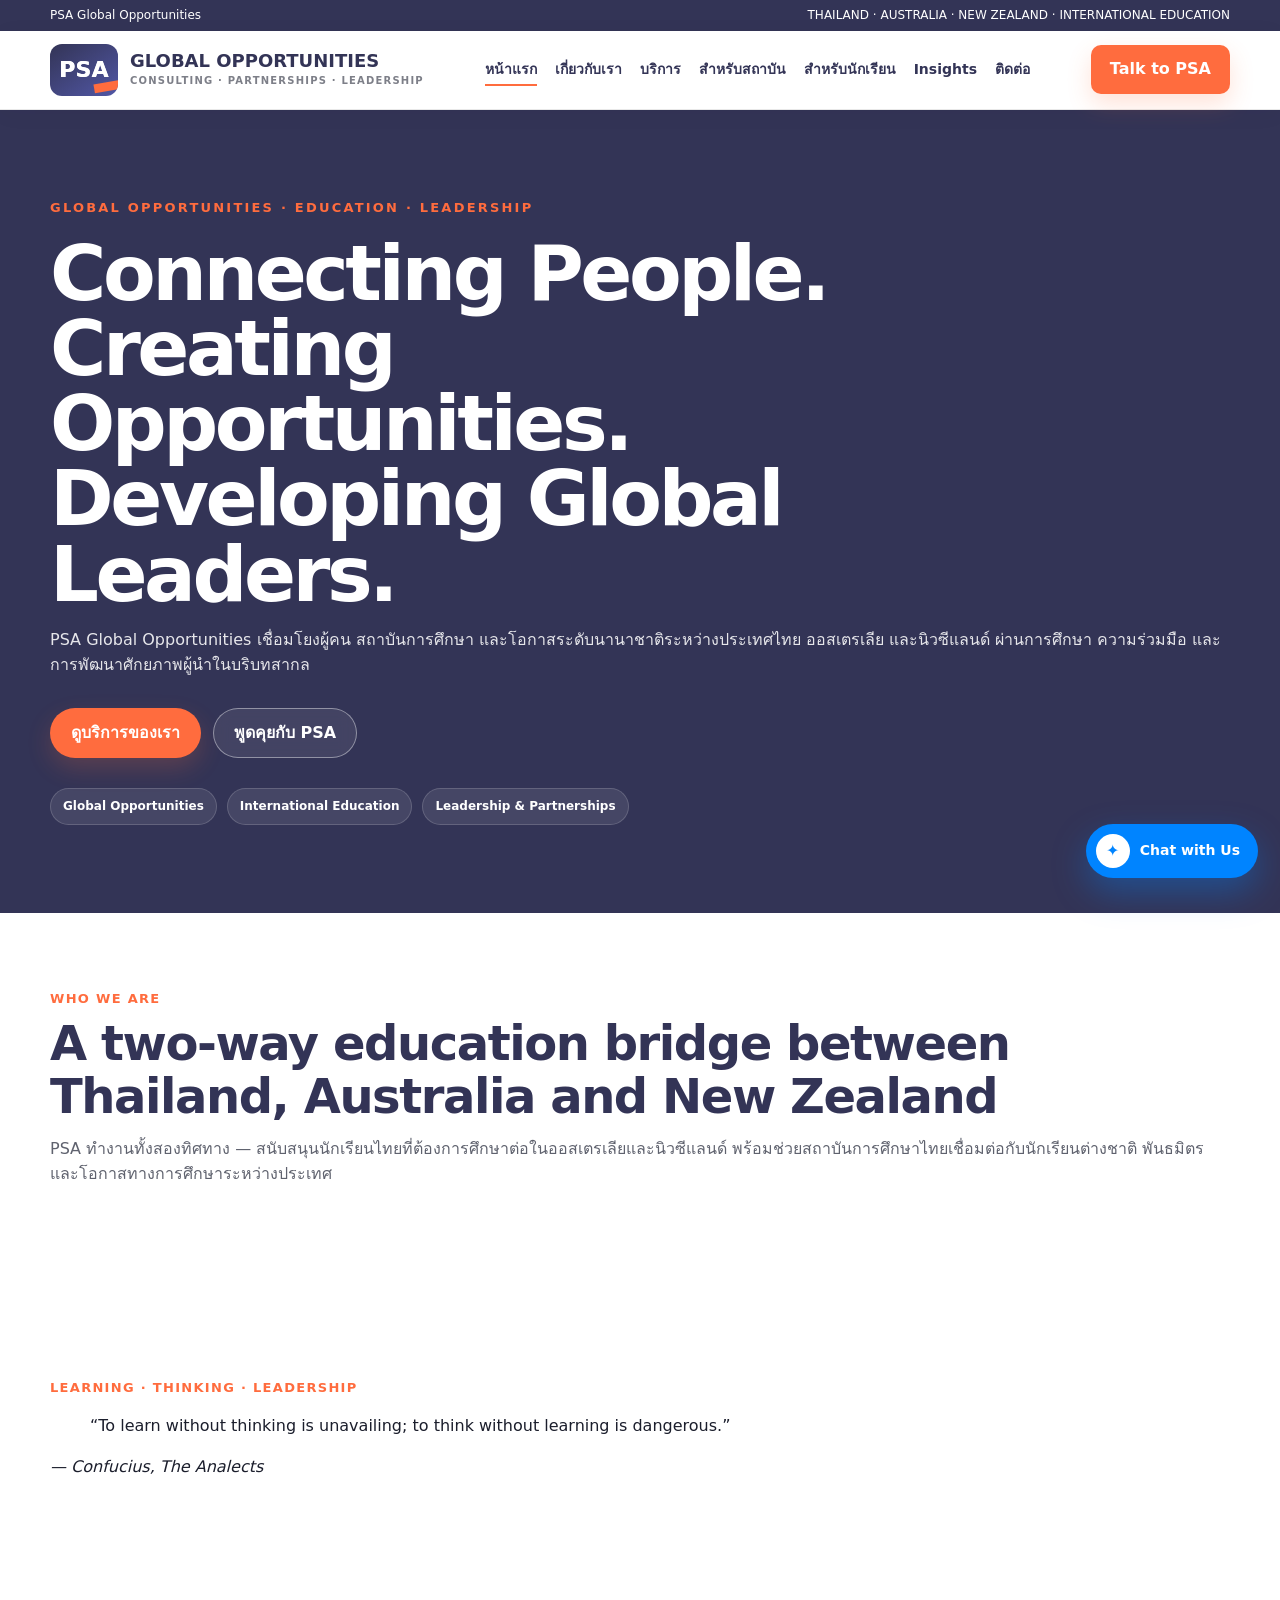
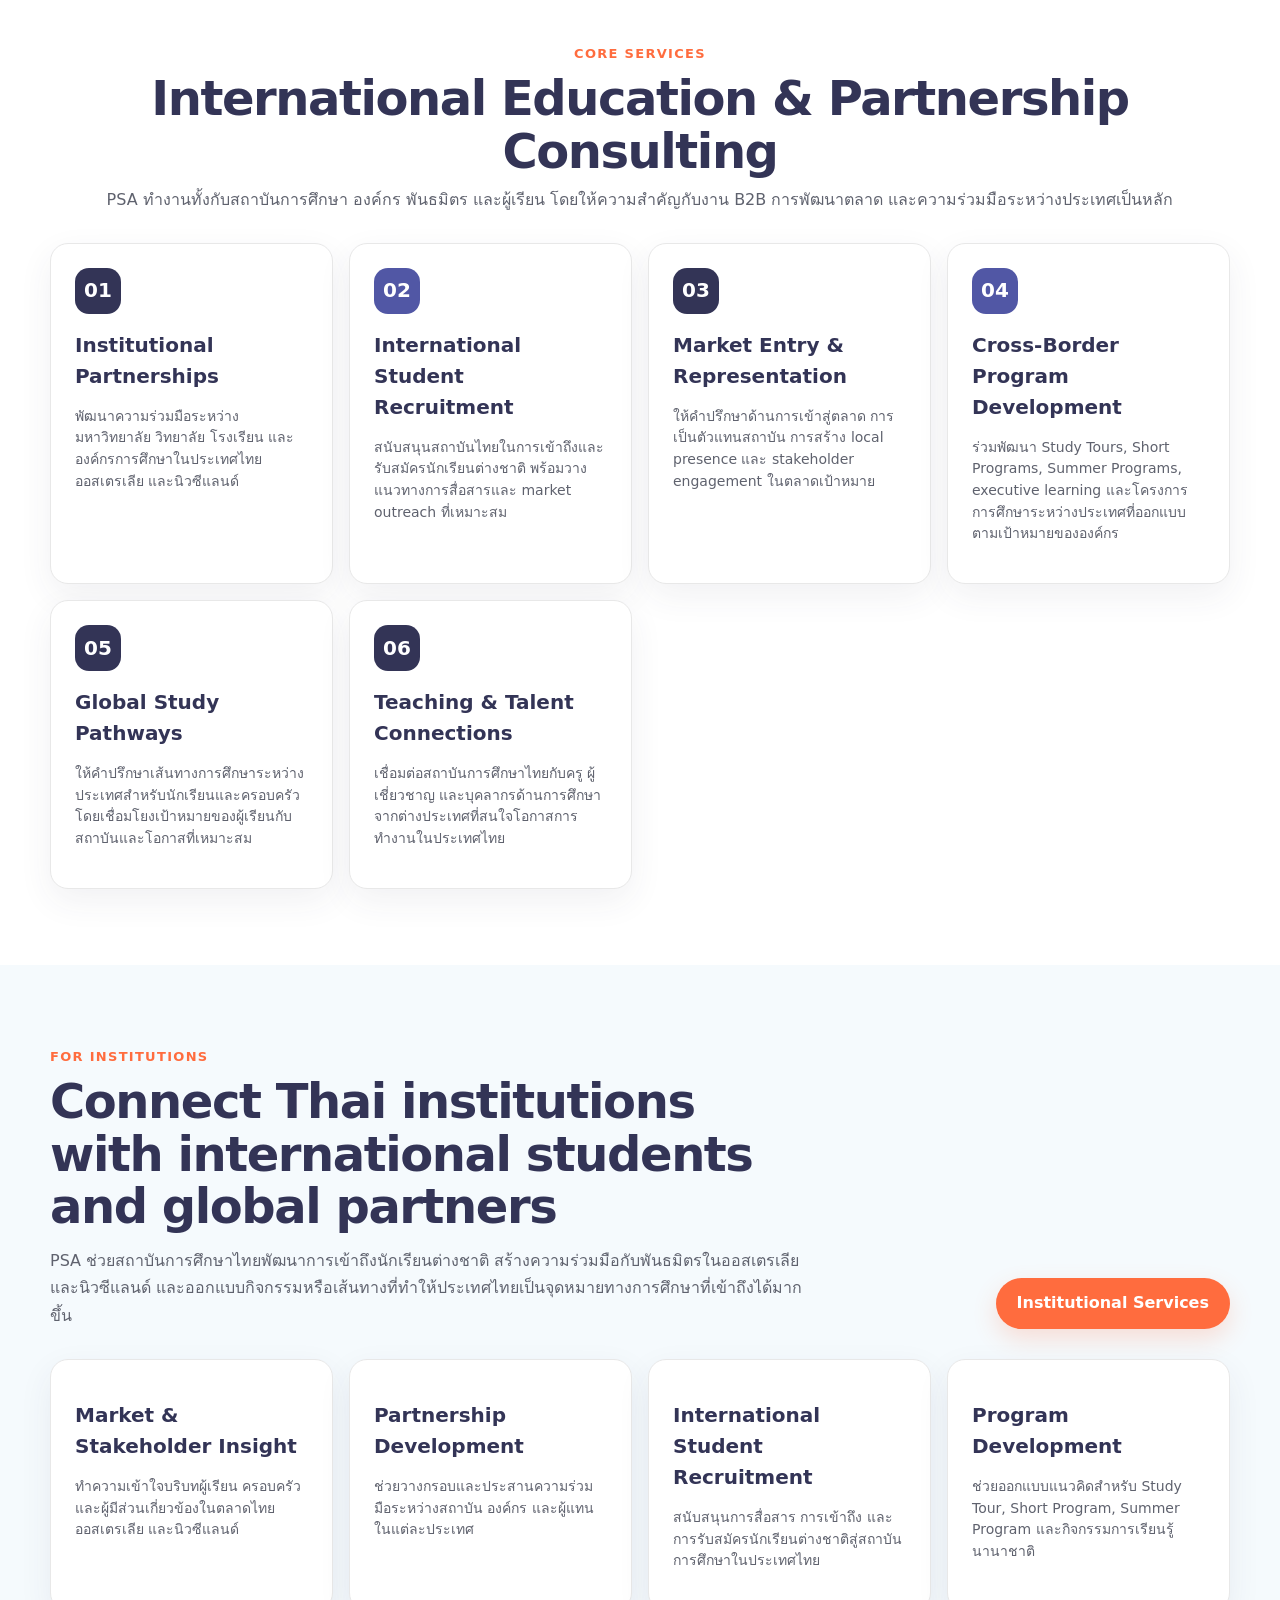
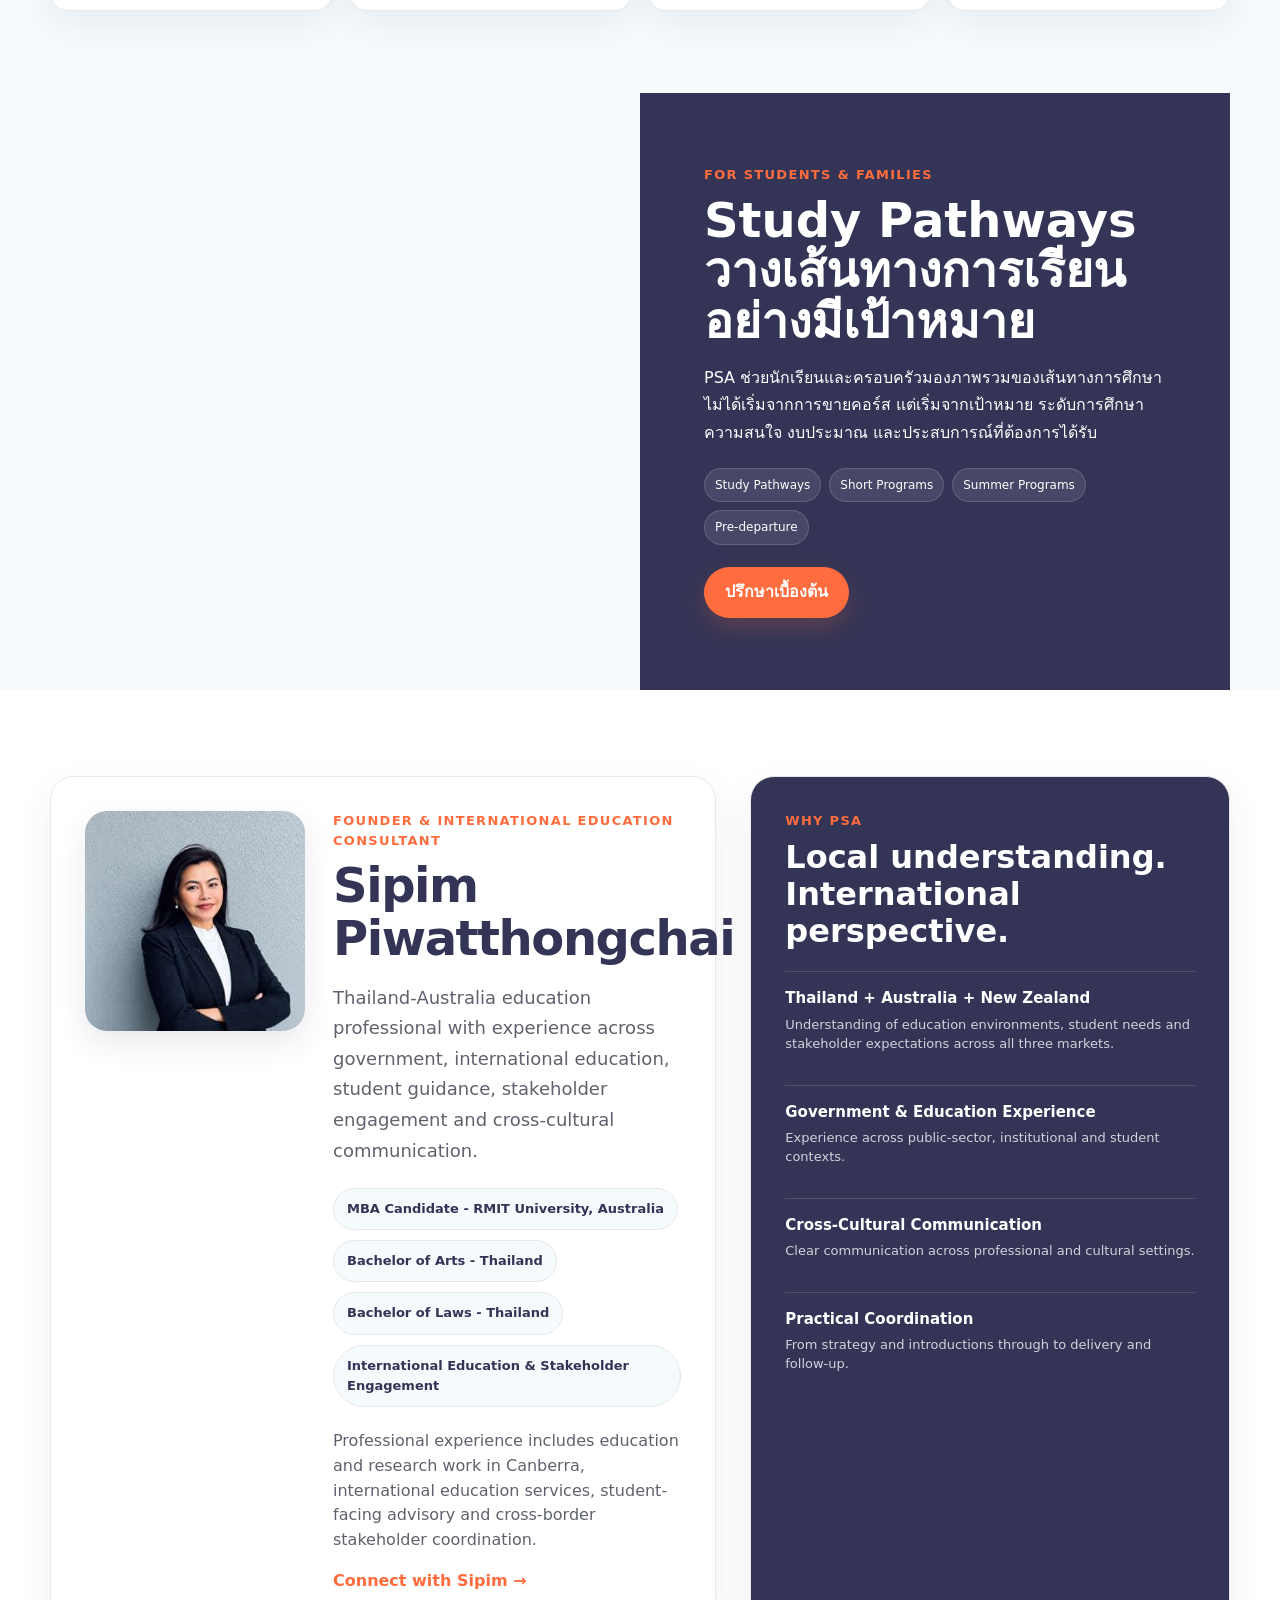
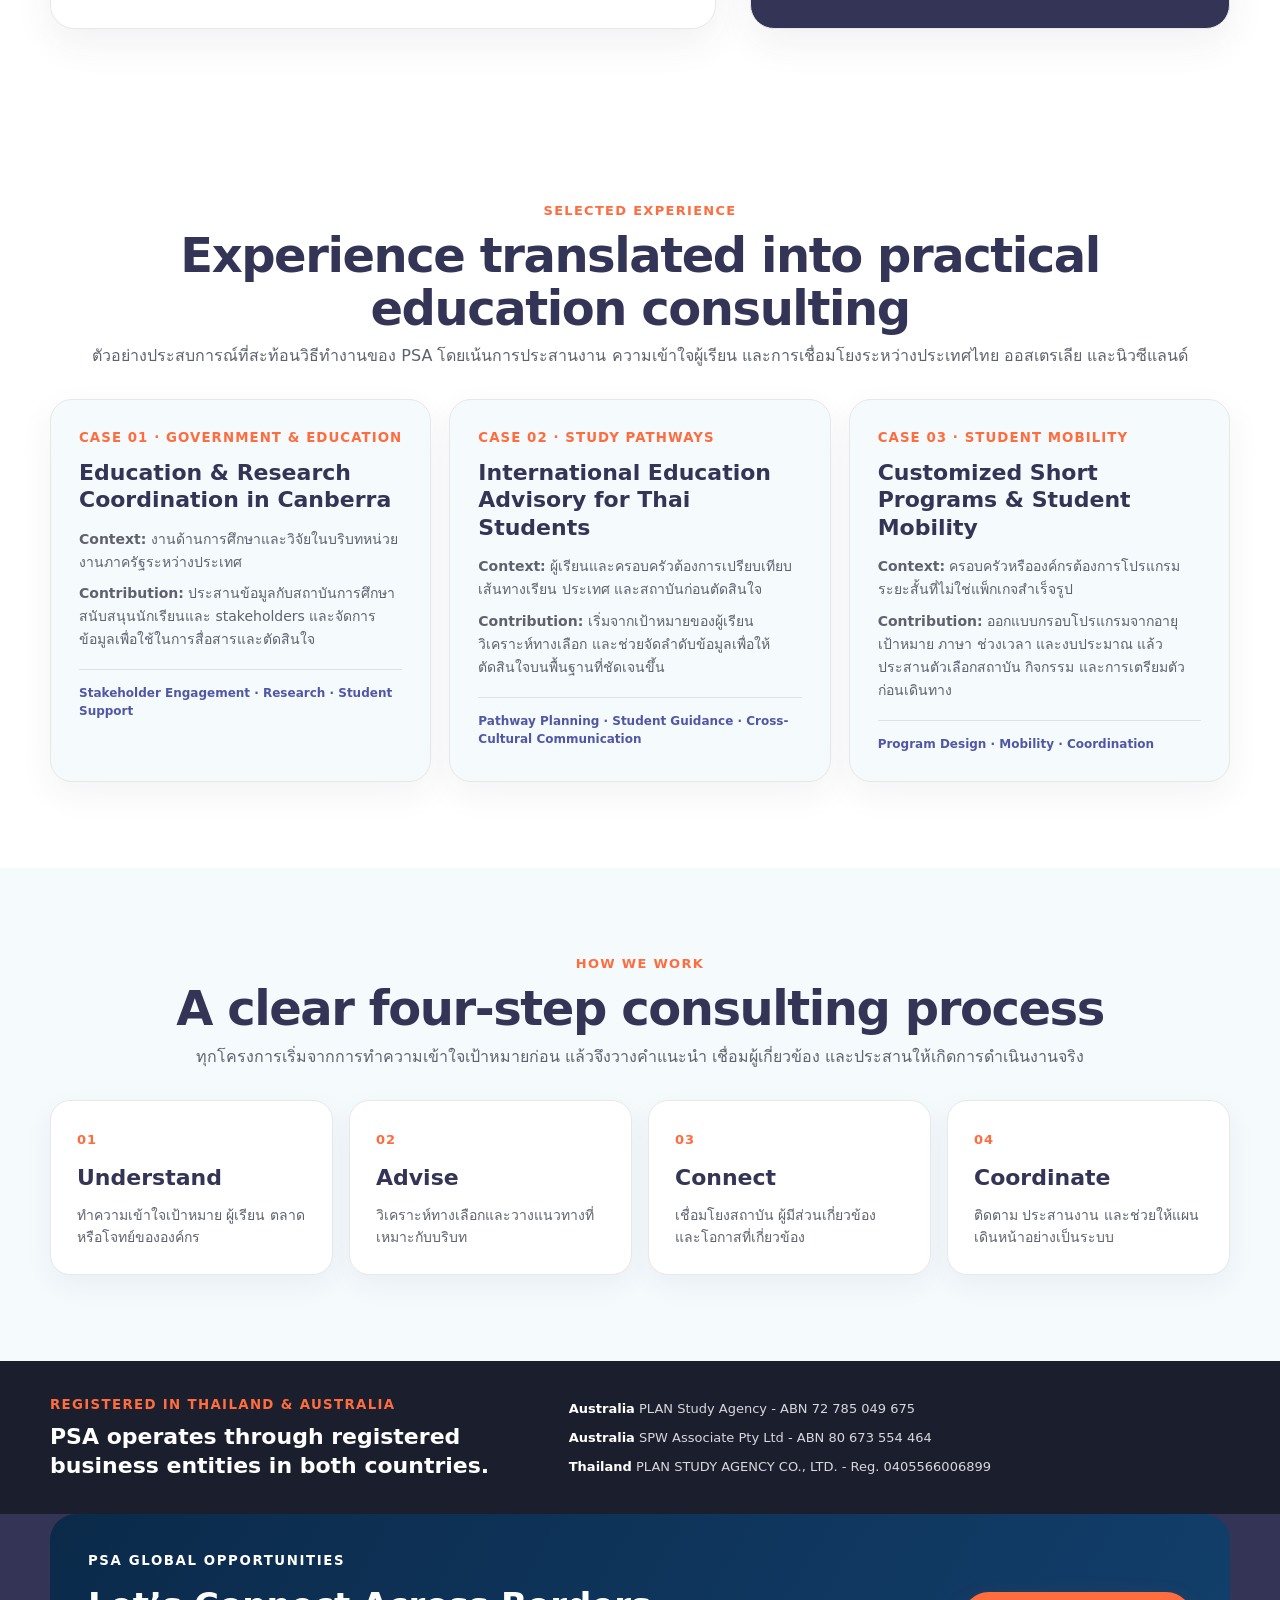
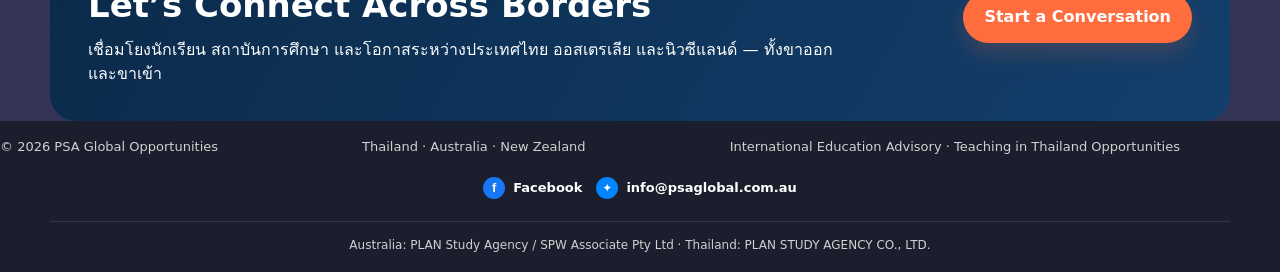
<file: index.html>
<!doctype html>
<html lang="th">
<head>
  <meta charset="utf-8">
  <meta name="viewport" content="width=device-width,initial-scale=1">
  <title>PSA Global Opportunities | Thailand ↔ Australia ↔ New Zealand</title>
  <meta name="description" content="PSA Global Opportunities เชื่อมโยงนักเรียน สถาบันการศึกษา และโอกาสทางการศึกษาระหว่างประเทศไทย ออสเตรเลีย และนิวซีแลนด์ ทั้งเส้นทางนักเรียนไทยไปต่างประเทศและนักเรียนต่างชาติมาศึกษาในประเทศไทย">
  <link rel="canonical" href="https://psaglobal.com.au/">
  <link rel="icon" type="image/svg+xml" href="favicon.svg">
  <link rel="manifest" href="site.webmanifest">
  <meta name="theme-color" content="#0D6E99">
  <meta property="og:type" content="website">
  <meta property="og:site_name" content="PSA Global Opportunities">
  <meta property="og:title" content="PSA Global Opportunities">
  <meta property="og:description" content="Connecting education across borders through strategic partnerships, student mobility and international education advisory.">
  <meta property="og:url" content="https://psaglobal.com.au/">
  <meta property="og:image" content="https://images.unsplash.com/photo-1523050854058-8df90110c9f1a?auto=format&fit=crop&w=1600&q=82">
  <meta name="twitter:card" content="summary_large_image">
  <link rel="stylesheet" href="styles.css">
</head>
<body>
  <div class="utility-bar travel-utility">
    <div class="container utility-inner">
      <span>PSA Global Opportunities</span>
      <span class="utility-links">THAILAND · AUSTRALIA · NEW ZEALAND · INTERNATIONAL EDUCATION</span>
    </div>
  </div>

  <header class="header header-v2 travel-header">
    <div class="container nav nav-v2">
      <a class="brand brand-v2" href="index.html" aria-label="PSA Global Opportunities">
        <span class="brandmark brandmark-v2">PSA</span>
        <span class="brandtext">GLOBAL OPPORTUNITIES<small>CONSULTING · PARTNERSHIPS · LEADERSHIP</small></span>
      </a>
      <nav class="navlinks navlinks-v2">
        <a class="active" href="index.html">หน้าแรก</a>
        <a href="#about">เกี่ยวกับเรา</a>
        <a href="#services">บริการ</a>
        <a href="institutional-services.html">สำหรับสถาบัน</a>
        <a href="#students">สำหรับนักเรียน</a>
        
        <a href="articles.html">Insights</a>
        <a href="contact.html">ติดต่อ</a>
      </nav>
      <a class="navcta navcta-v2" href="contact.html">Talk to PSA</a>
      <button class="menuBtn" aria-label="เมนู">☰</button>
    </div>
  </header>

  <main>
    <section class="travel-hero" style="--travel-hero-image:url('https://images.unsplash.com/photo-1523050854058-8df90110c9f1?auto=format&fit=crop&w=2200&q=86')">
      <div class="container travel-hero-inner">
        <div class="travel-hero-copy">
          <div class="travel-kicker">GLOBAL OPPORTUNITIES · EDUCATION · LEADERSHIP</div>
          <h1>Connecting People.<br>Creating Opportunities.<br>Developing Global Leaders.</h1>
          <p>PSA Global Opportunities เชื่อมโยงผู้คน สถาบันการศึกษา และโอกาสระดับนานาชาติระหว่างประเทศไทย ออสเตรเลีย และนิวซีแลนด์ ผ่านการศึกษา ความร่วมมือ และการพัฒนาศักยภาพผู้นำในบริบทสากล</p>
          <div class="travel-hero-actions">
            <a class="btn btn-primary" href="#services">ดูบริการของเรา</a>
            <a class="btn travel-ghost" href="contact.html">พูดคุยกับ PSA</a>
          </div>
          <div class="travel-country-line">
            <span>Global Opportunities</span>
            <span>International Education</span>
            <span>Leadership & Partnerships</span>
          </div>
        </div>
      </div>
    </section>

    <section id="about" class="travel-services">
      <div class="container">
        <div class="travel-section-head">
          <div>
            <div class="section-kicker">Who We Are</div>
            <h2 class="section-title">A two-way education bridge between Thailand, Australia and New Zealand</h2>
            <p>PSA ทำงานทั้งสองทิศทาง — สนับสนุนนักเรียนไทยที่ต้องการศึกษาต่อในออสเตรเลียและนิวซีแลนด์ พร้อมช่วยสถาบันการศึกษาไทยเชื่อมต่อกับนักเรียนต่างชาติ พันธมิตร และโอกาสทางการศึกษาระหว่างประเทศ</p>
          </div>
        </div>
      </div>
    </section>


    <section class="quote-section">
      <div class="container">
        <div class="quote-card">
          <div class="section-kicker">Learning · Thinking · Leadership</div>
          <blockquote>“To learn without thinking is unavailing; to think without learning is dangerous.”</blockquote>
          <cite>— Confucius, <em>The Analects</em></cite>
        </div>
      </div>
    </section>

    <section id="services" class="travel-services">
      <div class="container">
        <div class="center-heading">
          <div class="section-kicker">Core Services</div>
          <h2 class="section-title">International Education & Partnership Consulting</h2>
          <p>PSA ทำงานทั้งกับสถาบันการศึกษา องค์กร พันธมิตร และผู้เรียน โดยให้ความสำคัญกับงาน B2B การพัฒนาตลาด และความร่วมมือระหว่างประเทศเป็นหลัก</p>
        </div>
        <div class="travel-service-grid">
          <article><div class="travel-service-icon">01</div><h3>Institutional Partnerships</h3><p>พัฒนาความร่วมมือระหว่างมหาวิทยาลัย วิทยาลัย โรงเรียน และองค์กรการศึกษาในประเทศไทย ออสเตรเลีย และนิวซีแลนด์</p></article>
          <article><div class="travel-service-icon">02</div><h3>International Student Recruitment</h3><p>สนับสนุนสถาบันไทยในการเข้าถึงและรับสมัครนักเรียนต่างชาติ พร้อมวางแนวทางการสื่อสารและ market outreach ที่เหมาะสม</p></article>
          <article><div class="travel-service-icon">03</div><h3>Market Entry & Representation</h3><p>ให้คำปรึกษาด้านการเข้าสู่ตลาด การเป็นตัวแทนสถาบัน การสร้าง local presence และ stakeholder engagement ในตลาดเป้าหมาย</p></article>
          <article><div class="travel-service-icon">04</div><h3>Cross-Border Program Development</h3><p>ร่วมพัฒนา Study Tours, Short Programs, Summer Programs, executive learning และโครงการการศึกษาระหว่างประเทศที่ออกแบบตามเป้าหมายขององค์กร</p></article>
          <article><div class="travel-service-icon">05</div><h3>Global Study Pathways</h3><p>ให้คำปรึกษาเส้นทางการศึกษาระหว่างประเทศสำหรับนักเรียนและครอบครัว โดยเชื่อมโยงเป้าหมายของผู้เรียนกับสถาบันและโอกาสที่เหมาะสม</p></article>
          <article><div class="travel-service-icon">06</div><h3>Teaching & Talent Connections</h3><p>เชื่อมต่อสถาบันการศึกษาไทยกับครู ผู้เชี่ยวชาญ และบุคลากรด้านการศึกษาจากต่างประเทศที่สนใจโอกาสการทำงานในประเทศไทย</p></article>
        </div>
      </div>
    </section>

    <section id="institutions" class="study-abroad-section">
      <div class="container">
        <div class="study-abroad-head">
          <div>
            <div class="section-kicker">For Institutions</div>
            <h2 class="section-title">Connect Thai institutions with international students and global partners</h2>
            <p>PSA ช่วยสถาบันการศึกษาไทยพัฒนาการเข้าถึงนักเรียนต่างชาติ สร้างความร่วมมือกับพันธมิตรในออสเตรเลียและนิวซีแลนด์ และออกแบบกิจกรรมหรือเส้นทางที่ทำให้ประเทศไทยเป็นจุดหมายทางการศึกษาที่เข้าถึงได้มากขึ้น</p>
          </div>
          <div class="study-abroad-actions"><a class="btn btn-primary" href="institutional-services.html">Institutional Services</a></div>
        </div>
        <div class="travel-service-grid">
          <article><h3>Market & Stakeholder Insight</h3><p>ทำความเข้าใจบริบทผู้เรียน ครอบครัว และผู้มีส่วนเกี่ยวข้องในตลาดไทย ออสเตรเลีย และนิวซีแลนด์</p></article>
          <article><h3>Partnership Development</h3><p>ช่วยวางกรอบและประสานความร่วมมือระหว่างสถาบัน องค์กร และผู้แทนในแต่ละประเทศ</p></article>
          <article><h3>International Student Recruitment</h3><p>สนับสนุนการสื่อสาร การเข้าถึง และการรับสมัครนักเรียนต่างชาติสู่สถาบันการศึกษาในประเทศไทย</p></article>
          <article><h3>Program Development</h3><p>ช่วยออกแบบแนวคิดสำหรับ Study Tour, Short Program, Summer Program และกิจกรรมการเรียนรู้นานาชาติ</p></article>
        </div>
      </div>
    </section>

    <section id="students" class="summer-travel-feature">
      <div class="container summer-travel-grid">
        <div class="summer-travel-photo"></div>
        <div class="summer-travel-copy">
          <div class="section-kicker">For Students & Families</div>
          <h2>Study Pathways<br><span>วางเส้นทางการเรียนอย่างมีเป้าหมาย</span></h2>
          <p>PSA ช่วยนักเรียนและครอบครัวมองภาพรวมของเส้นทางการศึกษา ไม่ได้เริ่มจากการขายคอร์ส แต่เริ่มจากเป้าหมาย ระดับการศึกษา ความสนใจ งบประมาณ และประสบการณ์ที่ต้องการได้รับ</p>
          <div class="summer-travel-tags"><span>Study Pathways</span><span>Short Programs</span><span>Summer Programs</span><span>Pre-departure</span></div>
          <a class="btn btn-primary" href="contact.html">ปรึกษาเบื้องต้น</a>
        </div>
      </div>
    </section>


    <section class="credibility-section">
      <div class="container credibility-grid">
        <div class="credibility-founder founder-with-photo">
          <div class="founder-photo-wrap"><img src="founder-sipim.svg" alt="Sipim Piwatthongchai, Founder of PSA Global Opportunities"></div>
          <div class="founder-profile-copy">
            <div class="section-kicker">Founder & International Education Consultant</div>
            <h2 class="section-title">Sipim Piwatthongchai</h2>
            <p class="founder-lead">Thailand-Australia education professional with experience across government, international education, student guidance, stakeholder engagement and cross-cultural communication.</p>
            <div class="credential-list">
              <span>MBA Candidate - RMIT University, Australia</span>
              <span>Bachelor of Arts - Thailand</span>
              <span>Bachelor of Laws - Thailand</span>
              <span>International Education & Stakeholder Engagement</span>
            </div>
            <p>Professional experience includes education and research work in Canberra, international education services, student-facing advisory and cross-border stakeholder coordination.</p>
            <a class="text-link" href="contact.html">Connect with Sipim →</a>
          </div>
        </div>
        <div class="why-psa-card">
          <div class="section-kicker">Why PSA</div>
          <h3>Local understanding.<br>International perspective.</h3>
          <div class="why-psa-points">
            <div><b>Thailand + Australia + New Zealand</b><span>Understanding of education environments, student needs and stakeholder expectations across all three markets.</span></div>
            <div><b>Government & Education Experience</b><span>Experience across public-sector, institutional and student contexts.</span></div>
            <div><b>Cross-Cultural Communication</b><span>Clear communication across professional and cultural settings.</span></div>
            <div><b>Practical Coordination</b><span>From strategy and introductions through to delivery and follow-up.</span></div>
          </div>
        </div>
      </div>
    </section>

    <section class="case-studies-section">
      <div class="container">
        <div class="center-heading">
          <div class="section-kicker">Selected Experience</div>
          <h2 class="section-title">Experience translated into practical education consulting</h2>
          <p>ตัวอย่างประสบการณ์ที่สะท้อนวิธีทำงานของ PSA โดยเน้นการประสานงาน ความเข้าใจผู้เรียน และการเชื่อมโยงระหว่างประเทศไทย ออสเตรเลีย และนิวซีแลนด์</p>
        </div>
        <div class="case-study-grid">
          <article>
            <small>CASE 01 · GOVERNMENT & EDUCATION</small>
            <h3>Education & Research Coordination in Canberra</h3>
            <p><b>Context:</b> งานด้านการศึกษาและวิจัยในบริบทหน่วยงานภาครัฐระหว่างประเทศ</p>
            <p><b>Contribution:</b> ประสานข้อมูลกับสถาบันการศึกษา สนับสนุนนักเรียนและ stakeholders และจัดการข้อมูลเพื่อใช้ในการสื่อสารและตัดสินใจ</p>
            <span>Stakeholder Engagement · Research · Student Support</span>
          </article>
          <article>
            <small>CASE 02 · STUDY PATHWAYS</small>
            <h3>International Education Advisory for Thai Students</h3>
            <p><b>Context:</b> ผู้เรียนและครอบครัวต้องการเปรียบเทียบเส้นทางเรียน ประเทศ และสถาบันก่อนตัดสินใจ</p>
            <p><b>Contribution:</b> เริ่มจากเป้าหมายของผู้เรียน วิเคราะห์ทางเลือก และช่วยจัดลำดับข้อมูลเพื่อให้ตัดสินใจบนพื้นฐานที่ชัดเจนขึ้น</p>
            <span>Pathway Planning · Student Guidance · Cross-Cultural Communication</span>
          </article>
          <article>
            <small>CASE 03 · STUDENT MOBILITY</small>
            <h3>Customized Short Programs & Student Mobility</h3>
            <p><b>Context:</b> ครอบครัวหรือองค์กรต้องการโปรแกรมระยะสั้นที่ไม่ใช่แพ็กเกจสำเร็จรูป</p>
            <p><b>Contribution:</b> ออกแบบกรอบโปรแกรมจากอายุ เป้าหมาย ภาษา ช่วงเวลา และงบประมาณ แล้วประสานตัวเลือกสถาบัน กิจกรรม และการเตรียมตัวก่อนเดินทาง</p>
            <span>Program Design · Mobility · Coordination</span>
          </article>
        </div>
      </div>
    </section>

    <section class="process-section">
      <div class="container">
        <div class="center-heading">
          <div class="section-kicker">How We Work</div>
          <h2 class="section-title">A clear four-step consulting process</h2>
          <p>ทุกโครงการเริ่มจากการทำความเข้าใจเป้าหมายก่อน แล้วจึงวางคำแนะนำ เชื่อมผู้เกี่ยวข้อง และประสานให้เกิดการดำเนินงานจริง</p>
        </div>
        <div class="process-grid">
          <article><span>01</span><h3>Understand</h3><p>ทำความเข้าใจเป้าหมาย ผู้เรียน ตลาด หรือโจทย์ขององค์กร</p></article>
          <article><span>02</span><h3>Advise</h3><p>วิเคราะห์ทางเลือกและวางแนวทางที่เหมาะกับบริบท</p></article>
          <article><span>03</span><h3>Connect</h3><p>เชื่อมโยงสถาบัน ผู้มีส่วนเกี่ยวข้อง และโอกาสที่เกี่ยวข้อง</p></article>
          <article><span>04</span><h3>Coordinate</h3><p>ติดตาม ประสานงาน และช่วยให้แผนเดินหน้าอย่างเป็นระบบ</p></article>
        </div>
      </div>
    </section>

    <section class="registration-strip">
      <div class="container registration-strip-inner">
        <div><small>REGISTERED IN THAILAND & AUSTRALIA</small><strong>PSA operates through registered business entities in both countries.</strong></div>
        <div class="registration-facts">
          <span><b>Australia</b> PLAN Study Agency - ABN 72 785 049 675</span>
          <span><b>Australia</b> SPW Associate Pty Ltd - ABN 80 673 554 464</span>
          <span><b>Thailand</b> PLAN STUDY AGENCY CO., LTD. - Reg. 0405566006899</span>
        </div>
      </div>
    </section>

    <section class="summer-cta">
      <div class="container summer-cta-inner">
        <div>
          <small>PSA GLOBAL OPPORTUNITIES</small>
          <h2>Let’s Connect Across Borders</h2>
          <p>เชื่อมโยงนักเรียน สถาบันการศึกษา และโอกาสระหว่างประเทศไทย ออสเตรเลีย และนิวซีแลนด์ — ทั้งขาออกและขาเข้า</p>
        </div>
        <a class="btn btn-primary" href="contact.html">Start a Conversation</a>
      </div>
    </section>
  </main>

  <footer class="footer footer-v2">
    <div class="container footer-bottom footer-bottom-v2">
      <span>© 2026 PSA Global Opportunities</span>
      <span>Thailand · Australia · New Zealand</span>
      <span>International Education Advisory · Teaching in Thailand Opportunities</span>
    </div>
    <div class="footer-social">
      <a class="facebook-link" href="https://www.facebook.com/planstudyagency/" target="_blank" rel="noopener">Facebook</a>
      <a class="messenger-link" href="mailto:info@psaglobal.com.au">info@psaglobal.com.au</a>
    </div>
    <div class="legal-trust-line">Australia: PLAN Study Agency / SPW Associate Pty Ltd · Thailand: PLAN STUDY AGENCY CO., LTD.</div>
  </footer>
  <script src="script.js"></script>
</body>
</html>
</file>
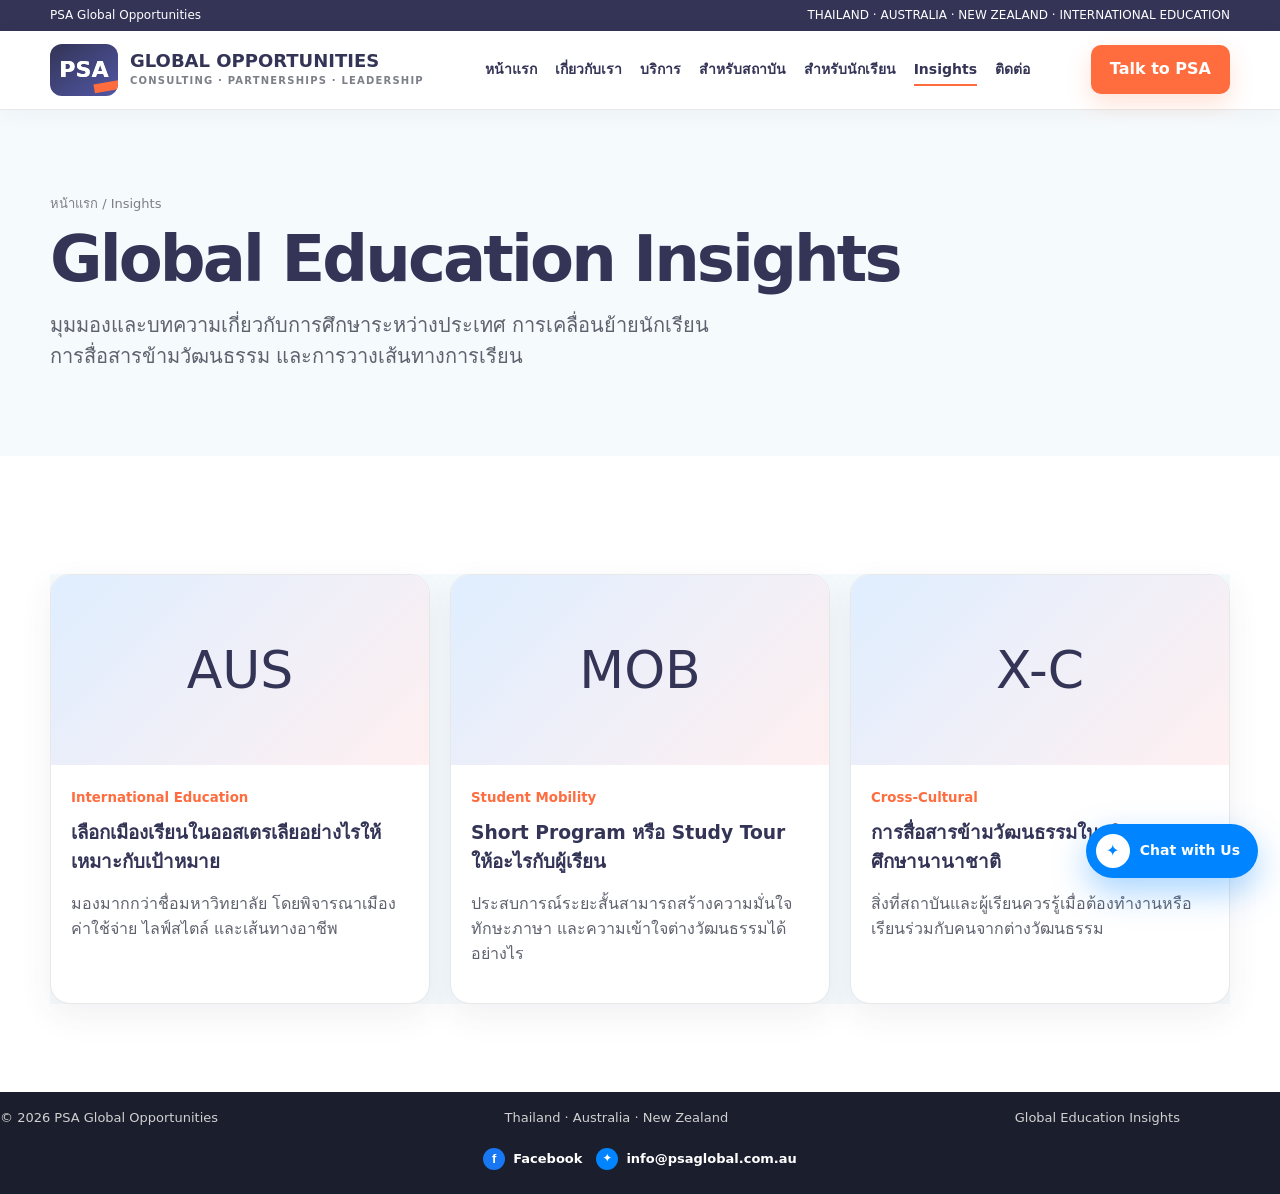
<file: articles.html>
<!doctype html><html lang="th"><head><meta charset="utf-8"><meta name="viewport" content="width=device-width,initial-scale=1"><title>Insights | PSA Global Opportunities</title><meta name="description" content="บทความและมุมมองด้าน international education, student mobility, cross-cultural communication และ study pathways"><link rel="canonical" href="https://psaglobal.com.au/articles.html"><link rel="icon" type="image/svg+xml" href="favicon.svg"><link rel="manifest" href="site.webmanifest"><meta name="theme-color" content="#0D6E99"><meta property="og:site_name" content="PSA Global Opportunities"><meta property="og:title" content="Insights | PSA Global Opportunities"><meta property="og:url" content="https://psaglobal.com.au/articles.html"><link rel="stylesheet" href="styles.css"></head><body>
<div class="utility-bar travel-utility"><div class="container utility-inner"><span>PSA Global Opportunities</span><span class="utility-links">THAILAND · AUSTRALIA · NEW ZEALAND · INTERNATIONAL EDUCATION</span></div></div>
<header class="header header-v2 travel-header"><div class="container nav nav-v2"><a class="brand brand-v2" href="index.html"><span class="brandmark brandmark-v2">PSA</span><span class="brandtext">GLOBAL OPPORTUNITIES<small>CONSULTING · PARTNERSHIPS · LEADERSHIP</small></span></a><nav class="navlinks navlinks-v2"><a href="index.html">หน้าแรก</a><a href="index.html#about">เกี่ยวกับเรา</a><a href="index.html#services">บริการ</a><a href="index.html#institutions">สำหรับสถาบัน</a><a href="index.html#students">สำหรับนักเรียน</a><a class="active" href="articles.html">Insights</a><a href="contact.html">ติดต่อ</a></nav><a class="navcta navcta-v2" href="contact.html">Talk to PSA</a><button class="menuBtn" aria-label="เมนู">☰</button></div></header>
<main><section class="page-hero"><div class="container"><div class="breadcrumb">หน้าแรก / Insights</div><h1>Global Education Insights</h1><p class="lead">มุมมองและบทความเกี่ยวกับการศึกษาระหว่างประเทศ การเคลื่อนย้ายนักเรียน การสื่อสารข้ามวัฒนธรรม และการวางเส้นทางการเรียน</p></div></section><section><div class="container"><div class="article-grid">
<article class="article"><div class="thumb">AUS</div><div class="body"><small>International Education</small><h3>เลือกเมืองเรียนในออสเตรเลียอย่างไรให้เหมาะกับเป้าหมาย</h3><p>มองมากกว่าชื่อมหาวิทยาลัย โดยพิจารณาเมือง ค่าใช้จ่าย ไลฟ์สไตล์ และเส้นทางอาชีพ</p></div></article>
<article class="article"><div class="thumb">MOB</div><div class="body"><small>Student Mobility</small><h3>Short Program หรือ Study Tour ให้อะไรกับผู้เรียน</h3><p>ประสบการณ์ระยะสั้นสามารถสร้างความมั่นใจ ทักษะภาษา และความเข้าใจต่างวัฒนธรรมได้อย่างไร</p></div></article>
<article class="article"><div class="thumb">X-C</div><div class="body"><small>Cross-Cultural</small><h3>การสื่อสารข้ามวัฒนธรรมในบริบทการศึกษานานาชาติ</h3><p>สิ่งที่สถาบันและผู้เรียนควรรู้เมื่อต้องทำงานหรือเรียนร่วมกับคนจากต่างวัฒนธรรม</p></div></article>
</div></div></section></main>
<footer class="footer footer-v2"><div class="container footer-bottom footer-bottom-v2"><span>© 2026 PSA Global Opportunities</span><span>Thailand · Australia · New Zealand</span><span>Global Education Insights</span></div><div class="footer-social"><a class="facebook-link" href="https://www.facebook.com/planstudyagency/" target="_blank" rel="noopener">Facebook</a><a class="messenger-link" href="mailto:info@psaglobal.com.au">info@psaglobal.com.au</a></div></footer><script src="script.js"></script></body></html>
</file>
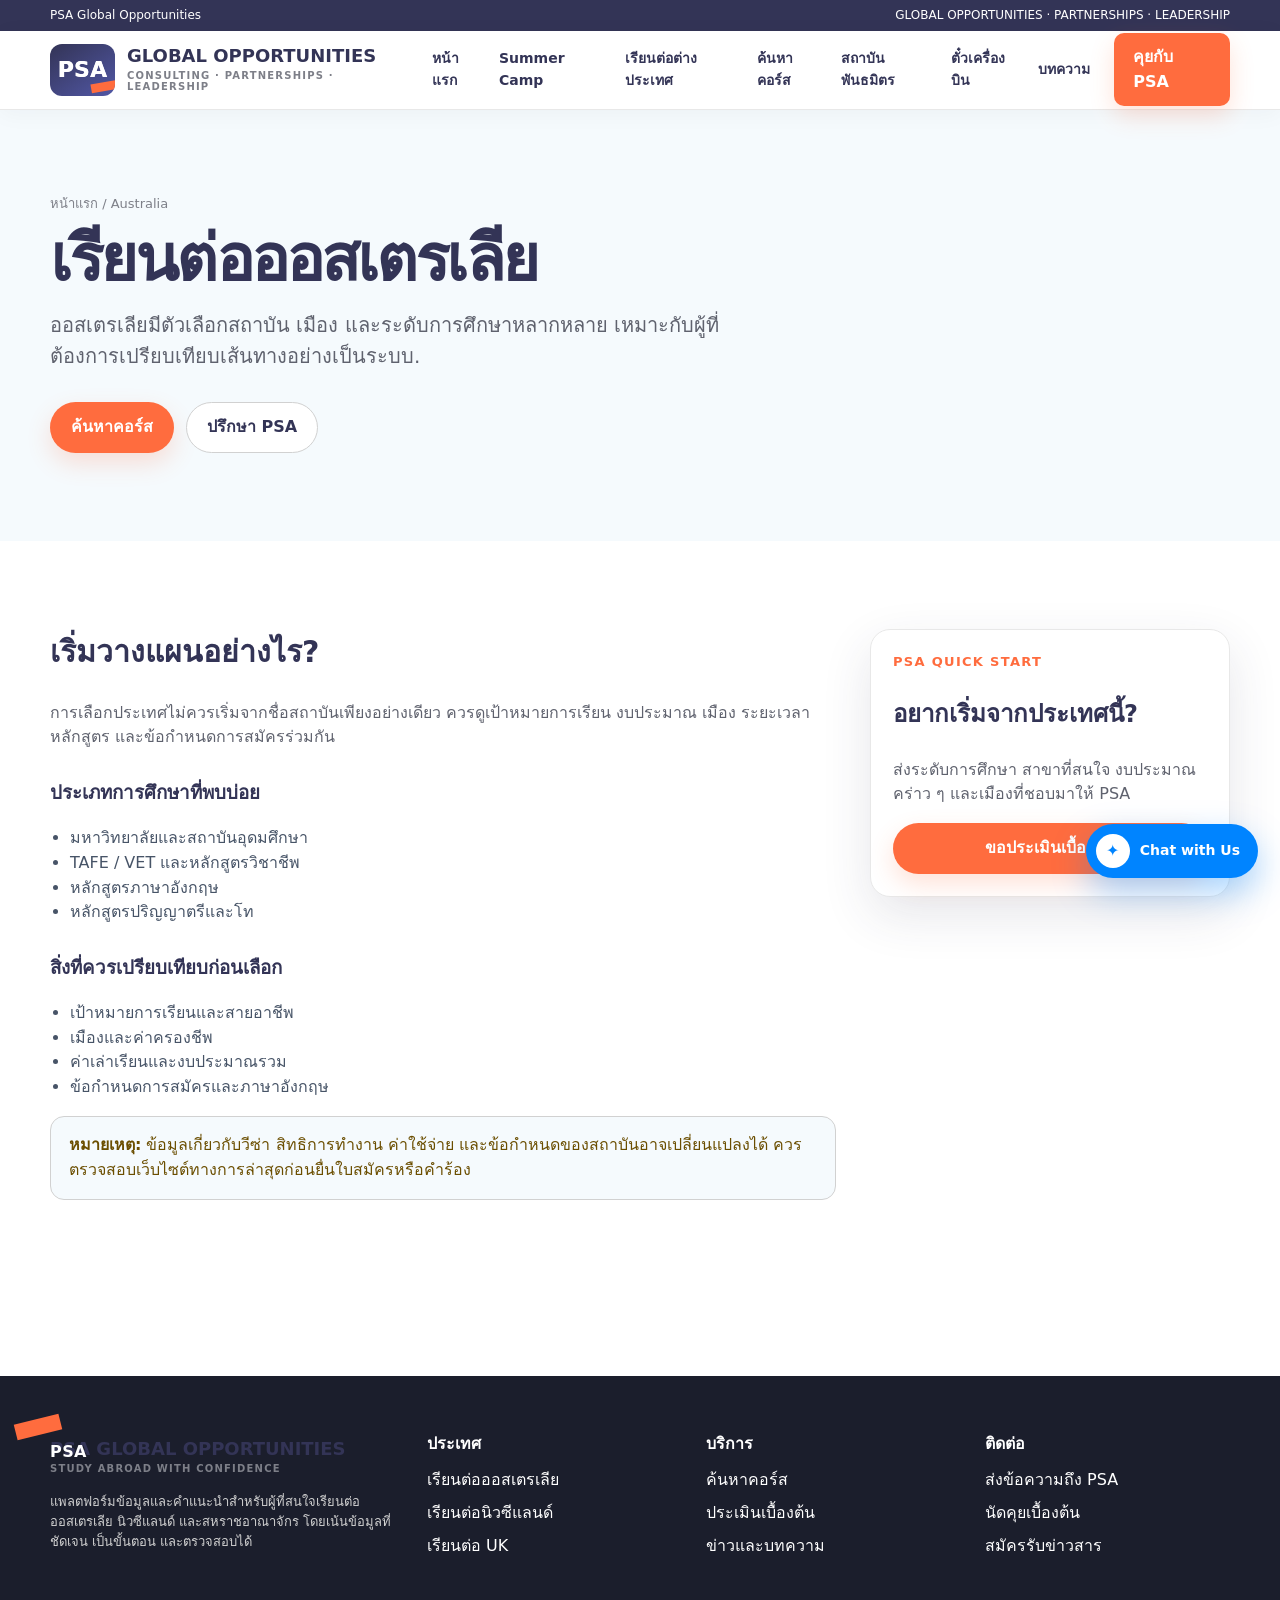
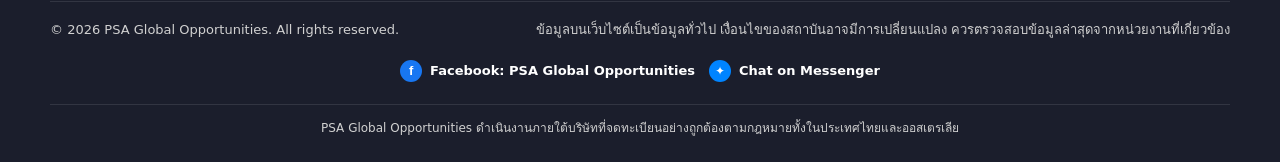
<file: australia.html>
<!doctype html><html lang="th"><head><meta charset="utf-8"><meta name="viewport" content="width=device-width,initial-scale=1"><title>Australia | PSA Global Opportunities</title>
<meta name="description" content="ข้อมูลการเรียนและการเดินทางไป Australia พร้อมบริการจาก PSA Global Opportunities">
  <link rel="canonical" href="https://psa-study-visa.pages.dev/australia.html">
  <link rel="icon" type="image/svg+xml" href="favicon.svg">
  <link rel="manifest" href="site.webmanifest">
  <meta name="theme-color" content="#19B5E8">
  <meta property="og:type" content="website">
  <meta property="og:site_name" content="PSA Global Opportunities">
  <meta property="og:title" content="Australia | PSA Global Opportunities">
  <meta property="og:description" content="ข้อมูลการเรียนและการเดินทางไป Australia พร้อมบริการจาก PSA Global Opportunities">
  <meta property="og:url" content="https://psa-study-visa.pages.dev/australia.html">
  <meta property="og:image" content="https://images.unsplash.com/photo-1436491865332-7a61a109cc05?auto=format&fit=crop&w=1600&q=82">
  <meta name="twitter:card" content="summary_large_image">
  <link rel="stylesheet" href="styles.css"></head><body><div class="utility-bar travel-utility"><div class="container utility-inner"><span>PSA Global Opportunities</span><span class="utility-links">GLOBAL OPPORTUNITIES · PARTNERSHIPS · LEADERSHIP</span></div></div>
<header class="header header-v2 travel-header">
  <div class="container nav nav-v2">
    <a class="brand brand-v2" href="index.html"><span class="brandmark brandmark-v2">PSA</span><span class="brandtext">GLOBAL OPPORTUNITIES<small>CONSULTING · PARTNERSHIPS · LEADERSHIP</small></span></a>
    <nav class="navlinks navlinks-v2">
      <a href="index.html">หน้าแรก</a>
      
      <a href="summer-camp.html">Summer Camp</a>
      <a href="index.html#study-abroad">เรียนต่อต่างประเทศ</a>
      <a href="course-search.html">ค้นหาคอร์ส</a>
      <a href="partners.html">สถาบันพันธมิตร</a>
      <a href="flight-booking.html">ตั๋วเครื่องบิน</a>
      <a href="articles.html">บทความ</a>
    </nav>
    <a class="navcta navcta-v2" href="https://m.me/planstudyagency" target="_blank" rel="noopener">คุยกับ PSA</a>
    <button class="menuBtn" aria-label="เมนู">☰</button>
  </div>
</header><main><section class="page-hero"><div class="container"><div class="breadcrumb">หน้าแรก / Australia</div><h1>เรียนต่อออสเตรเลีย</h1><p class="lead">ออสเตรเลียมีตัวเลือกสถาบัน เมือง และระดับการศึกษาหลากหลาย เหมาะกับผู้ที่ต้องการเปรียบเทียบเส้นทางอย่างเป็นระบบ.</p><div class="hero-actions"><a class="btn btn-primary" href="course-search.html">ค้นหาคอร์ส</a><a class="btn btn-secondary" href="contact.html">ปรึกษา PSA</a></div></div></section><section><div class="container content-grid"><article class="prose"><h2>เริ่มวางแผนอย่างไร?</h2><p>การเลือกประเทศไม่ควรเริ่มจากชื่อสถาบันเพียงอย่างเดียว ควรดูเป้าหมายการเรียน งบประมาณ เมือง ระยะเวลาหลักสูตร และข้อกำหนดการสมัครร่วมกัน</p><h3>ประเภทการศึกษาที่พบบ่อย</h3><ul><li>มหาวิทยาลัยและสถาบันอุดมศึกษา</li><li>TAFE / VET และหลักสูตรวิชาชีพ</li><li>หลักสูตรภาษาอังกฤษ</li><li>หลักสูตรปริญญาตรีและโท</li></ul><h3>สิ่งที่ควรเปรียบเทียบก่อนเลือก</h3><ul><li>เป้าหมายการเรียนและสายอาชีพ</li><li>เมืองและค่าครองชีพ</li><li>ค่าเล่าเรียนและงบประมาณรวม</li><li>ข้อกำหนดการสมัครและภาษาอังกฤษ</li></ul><div class="notice"><b>หมายเหตุ:</b> ข้อมูลเกี่ยวกับวีซ่า สิทธิการทำงาน ค่าใช้จ่าย และข้อกำหนดของสถาบันอาจเปลี่ยนแปลงได้ ควรตรวจสอบเว็บไซต์ทางการล่าสุดก่อนยื่นใบสมัครหรือคำร้อง</div></article><aside class="sidecard"><div class="section-kicker">PSA Quick Start</div><h3 style="color:var(--navy);font-size:24px">อยากเริ่มจากประเทศนี้?</h3><p style="color:var(--muted)">ส่งระดับการศึกษา สาขาที่สนใจ งบประมาณคร่าว ๆ และเมืองที่ชอบมาให้ PSA</p><a class="btn btn-primary" style="width:100%" href="contact.html">ขอประเมินเบื้องต้น</a></aside></div></section></main><footer class="footer"><div class="container"><div class="footer-grid"><div><a class="brand" href="index.html" style="color:white"><span class="brandmark"></span><span class="brandtext">PSA GLOBAL OPPORTUNITIES<small>STUDY ABROAD WITH CONFIDENCE</small></span></a><p class="small" style="margin-top:18px;max-width:440px">แพลตฟอร์มข้อมูลและคำแนะนำสำหรับผู้ที่สนใจเรียนต่อออสเตรเลีย นิวซีแลนด์ และสหราชอาณาจักร โดยเน้นข้อมูลที่ชัดเจน เป็นขั้นตอน และตรวจสอบได้</p></div><div><h4>ประเทศ</h4><a href="australia.html">เรียนต่อออสเตรเลีย</a><a href="new-zealand.html">เรียนต่อนิวซีแลนด์</a><a href="uk.html">เรียนต่อ UK</a></div><div><h4>บริการ</h4><a href="course-search.html">ค้นหาคอร์ส</a><a href="contact.html">ประเมินเบื้องต้น</a><a href="articles.html">ข่าวและบทความ</a></div><div><h4>ติดต่อ</h4><a href="https://m.me/planstudyagency" target="_blank" rel="noopener">ส่งข้อความถึง PSA</a><a href="contact.html">นัดคุยเบื้องต้น</a><a href="contact.html">สมัครรับข่าวสาร</a></div></div><div class="footer-bottom"><span>© 2026 PSA Global Opportunities. All rights reserved.</span><span>ข้อมูลบนเว็บไซต์เป็นข้อมูลทั่วไป เงื่อนไขของสถาบันอาจมีการเปลี่ยนแปลง ควรตรวจสอบข้อมูลล่าสุดจากหน่วยงานที่เกี่ยวข้อง</span></div></div><div class="footer-social"><a class="facebook-link" href="https://www.facebook.com/planstudyagency/" target="_blank" rel="noopener">Facebook: PSA Global Opportunities</a><a class="messenger-link" href="https://m.me/planstudyagency" target="_blank" rel="noopener">Chat on Messenger</a></div><div class="legal-trust-line">PSA Global Opportunities ดำเนินงานภายใต้บริษัทที่จดทะเบียนอย่างถูกต้องตามกฎหมายทั้งในประเทศไทยและออสเตรเลีย</div></footer><script src="script.js"></script></body></html>
</file>
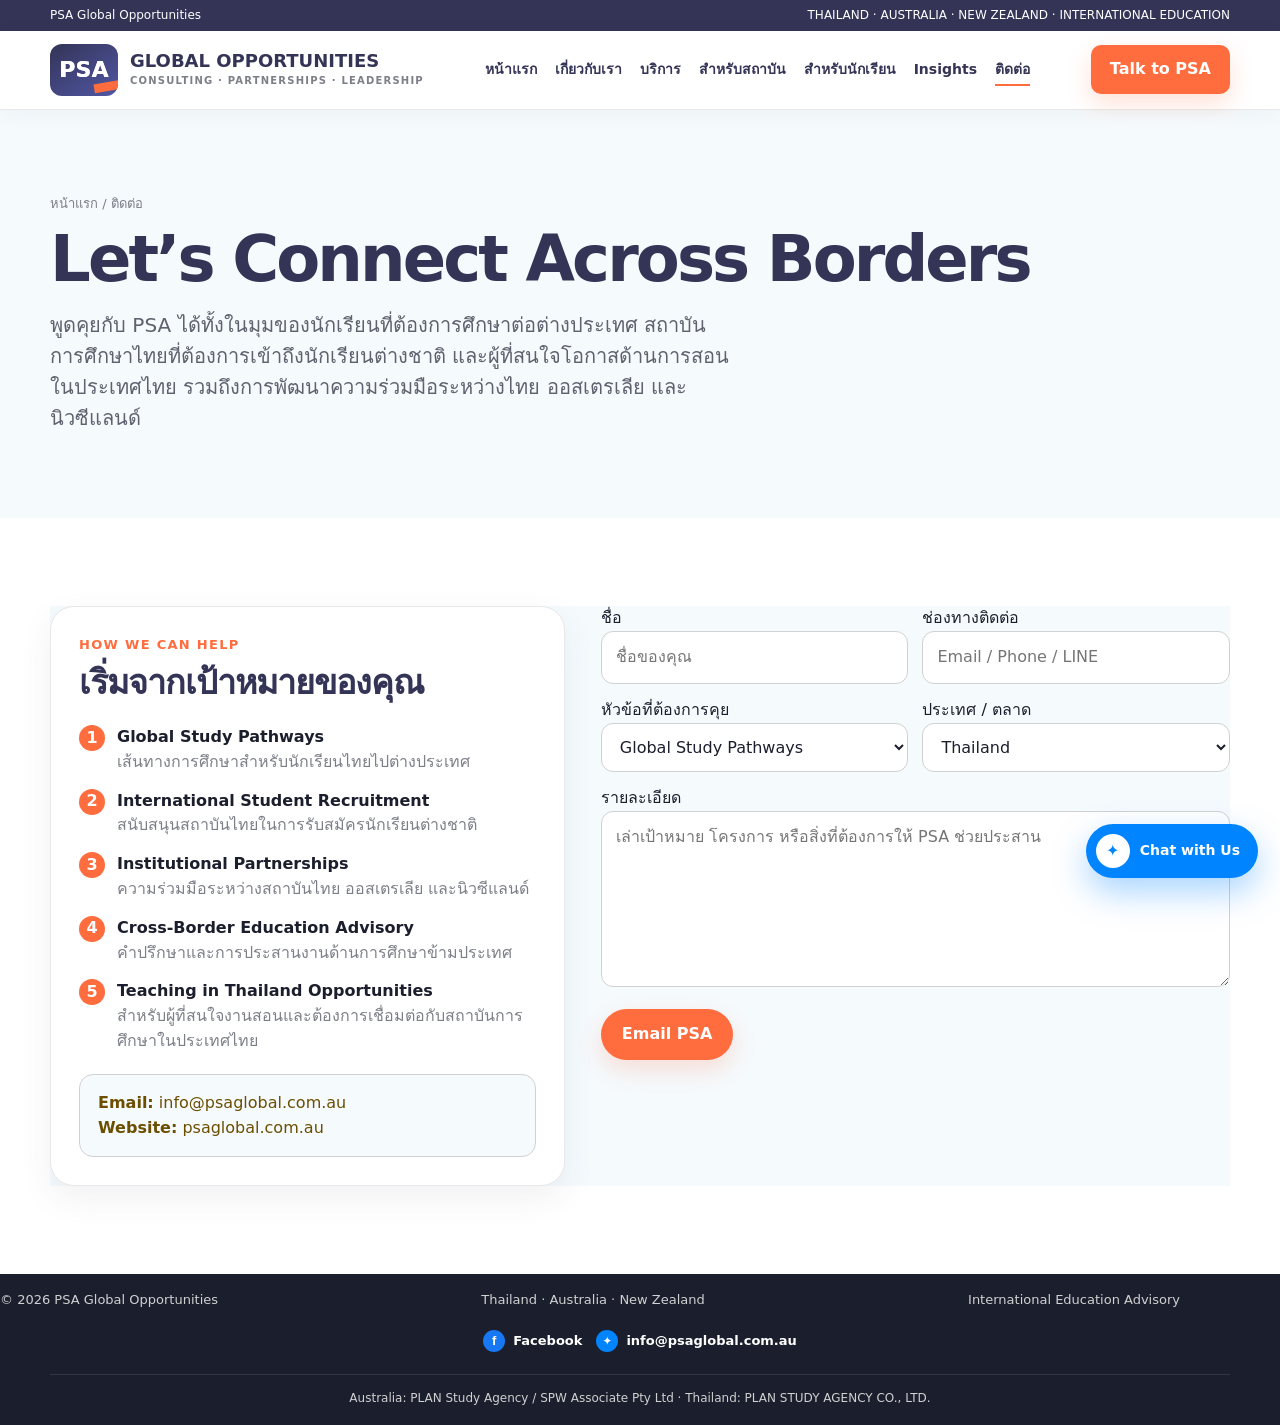
<file: contact.html>
<!doctype html>
<html lang="th">
<head>
  <meta charset="utf-8">
  <meta name="viewport" content="width=device-width,initial-scale=1">
  <title>Contact PSA | PSA Global Opportunities</title>
  <meta name="description" content="ติดต่อ PSA Global Opportunities สำหรับ Global Study Pathways, International Student Recruitment, Institutional Partnerships และ Cross-Border Education Advisory ระหว่างไทย ออสเตรเลีย และนิวซีแลนด์">
  <link rel="canonical" href="https://psaglobal.com.au/contact.html">
  <link rel="icon" type="image/svg+xml" href="favicon.svg">
  <link rel="manifest" href="site.webmanifest">
  <meta name="theme-color" content="#0D6E99">
  <meta property="og:type" content="website">
  <meta property="og:site_name" content="PSA Global Opportunities">
  <meta property="og:title" content="Contact PSA | PSA Global Opportunities">
  <meta property="og:description" content="Start a conversation about international education, institutional partnerships, student mobility or study pathways.">
  <meta property="og:url" content="https://psaglobal.com.au/contact.html">
  <meta name="twitter:card" content="summary_large_image">
  <link rel="stylesheet" href="styles.css">
</head>
<body>
  <div class="utility-bar travel-utility"><div class="container utility-inner"><span>PSA Global Opportunities</span><span class="utility-links">THAILAND · AUSTRALIA · NEW ZEALAND · INTERNATIONAL EDUCATION</span></div></div>
  <header class="header header-v2 travel-header">
    <div class="container nav nav-v2">
      <a class="brand brand-v2" href="index.html"><span class="brandmark brandmark-v2">PSA</span><span class="brandtext">GLOBAL OPPORTUNITIES<small>CONSULTING · PARTNERSHIPS · LEADERSHIP</small></span></a>
      <nav class="navlinks navlinks-v2">
        <a href="index.html">หน้าแรก</a><a href="index.html#about">เกี่ยวกับเรา</a><a href="index.html#services">บริการ</a><a href="index.html#institutions">สำหรับสถาบัน</a><a href="index.html#students">สำหรับนักเรียน</a><a href="articles.html">Insights</a><a class="active" href="contact.html">ติดต่อ</a>
      </nav>
      <a class="navcta navcta-v2" href="mailto:info@psaglobal.com.au">Talk to PSA</a>
      <button class="menuBtn" aria-label="เมนู">☰</button>
    </div>
  </header>
  <main>
    <section class="page-hero"><div class="container"><div class="breadcrumb">หน้าแรก / ติดต่อ</div><h1>Let’s Connect Across Borders</h1><p class="lead">พูดคุยกับ PSA ได้ทั้งในมุมของนักเรียนที่ต้องการศึกษาต่อต่างประเทศ สถาบันการศึกษาไทยที่ต้องการเข้าถึงนักเรียนต่างชาติ และผู้ที่สนใจโอกาสด้านการสอนในประเทศไทย รวมถึงการพัฒนาความร่วมมือระหว่างไทย ออสเตรเลีย และนิวซีแลนด์</p></div></section>
    <section><div class="container contact-grid">
      <div class="contact-card">
        <div class="section-kicker">How we can help</div>
        <h2 class="section-title" style="font-size:34px">เริ่มจากเป้าหมายของคุณ</h2>
        <div class="checklist">
          <div class="check"><i>1</i><div><b>Global Study Pathways</b><br><span style="color:var(--muted)">เส้นทางการศึกษาสำหรับนักเรียนไทยไปต่างประเทศ</span></div></div>
          <div class="check"><i>2</i><div><b>International Student Recruitment</b><br><span style="color:var(--muted)">สนับสนุนสถาบันไทยในการรับสมัครนักเรียนต่างชาติ</span></div></div>
          <div class="check"><i>3</i><div><b>Institutional Partnerships</b><br><span style="color:var(--muted)">ความร่วมมือระหว่างสถาบันไทย ออสเตรเลีย และนิวซีแลนด์</span></div></div>
          <div class="check"><i>4</i><div><b>Cross-Border Education Advisory</b><br><span style="color:var(--muted)">คำปรึกษาและการประสานงานด้านการศึกษาข้ามประเทศ</span></div></div>
          <div class="check"><i>5</i><div><b>Teaching in Thailand Opportunities</b><br><span style="color:var(--muted)">สำหรับผู้ที่สนใจงานสอนและต้องการเชื่อมต่อกับสถาบันการศึกษาในประเทศไทย</span></div></div>
        </div>
        <div class="notice" style="margin-top:20px"><b>Email:</b> <a href="mailto:info@psaglobal.com.au">info@psaglobal.com.au</a><br><b>Website:</b> psaglobal.com.au</div>
      </div>
      <div>
        <form class="contact-form" id="psaContactForm">
          <div><label>ชื่อ</label><input class="input" name="name" required placeholder="ชื่อของคุณ"></div>
          <div><label>ช่องทางติดต่อ</label><input class="input" name="contact" required placeholder="Email / Phone / LINE"></div>
          <div><label>หัวข้อที่ต้องการคุย</label><select class="input" name="service"><option>Global Study Pathways</option><option>International Student Recruitment</option><option>Institutional Partnerships</option><option>Student Mobility / Summer Programs</option><option>Cross-Border Education Advisory</option><option>Teaching in Thailand Opportunities</option><option>Other</option></select></div>
          <div><label>ประเทศ / ตลาด</label><select class="input" name="country"><option>Thailand</option><option>Australia</option><option>New Zealand</option><option>Other / Regional</option></select></div>
          <div class="full"><label>รายละเอียด</label><textarea class="input" name="message" rows="6" placeholder="เล่าเป้าหมาย โครงการ หรือสิ่งที่ต้องการให้ PSA ช่วยประสาน"></textarea></div>
          <div class="full"><a class="btn btn-primary" href="mailto:info@psaglobal.com.au">Email PSA</a></div>
        </form>
      </div>
    </div></section>
  </main>
  <footer class="footer footer-v2"><div class="container footer-bottom footer-bottom-v2"><span>© 2026 PSA Global Opportunities</span><span>Thailand · Australia · New Zealand</span><span>International Education Advisory</span></div><div class="footer-social"><a class="facebook-link" href="https://www.facebook.com/planstudyagency/" target="_blank" rel="noopener">Facebook</a><a class="messenger-link" href="mailto:info@psaglobal.com.au">info@psaglobal.com.au</a></div><div class="legal-trust-line">Australia: PLAN Study Agency / SPW Associate Pty Ltd · Thailand: PLAN STUDY AGENCY CO., LTD.</div></footer>
  <script src="script.js"></script>
</body></html>
</file>
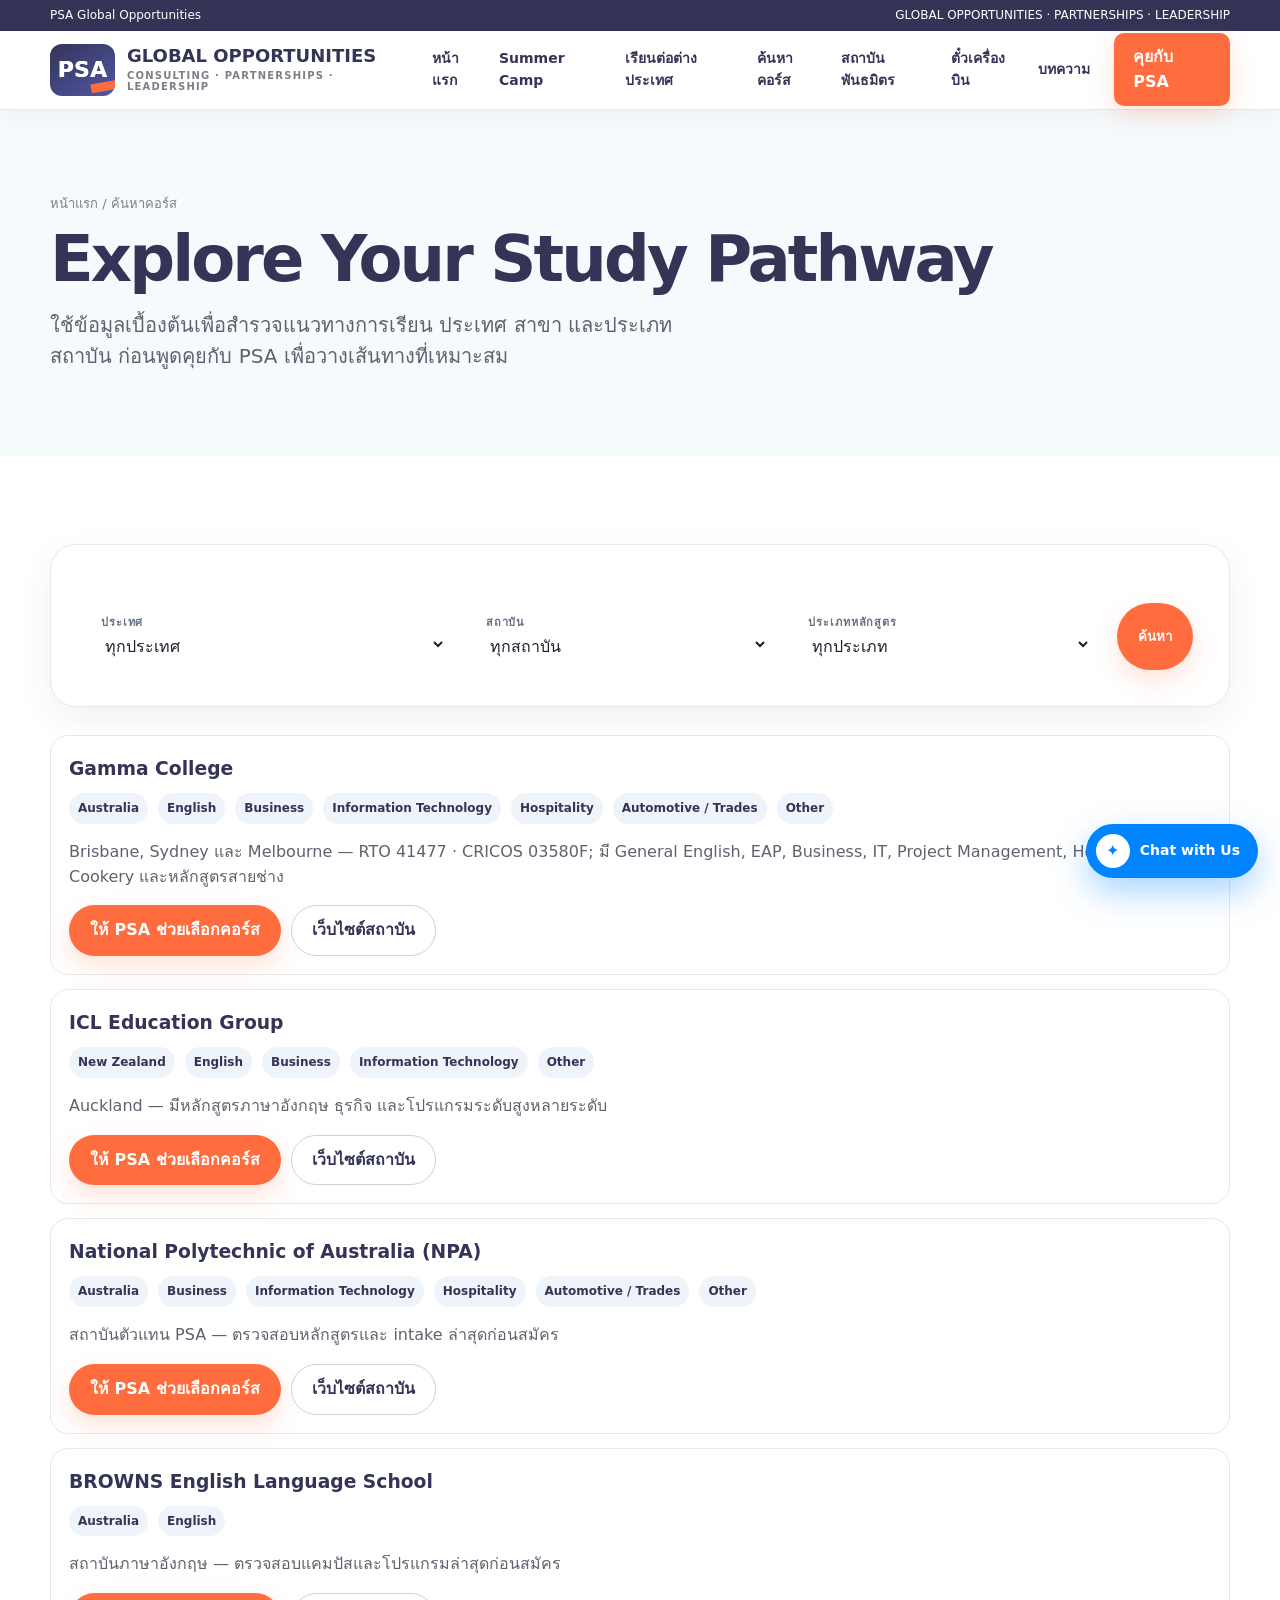
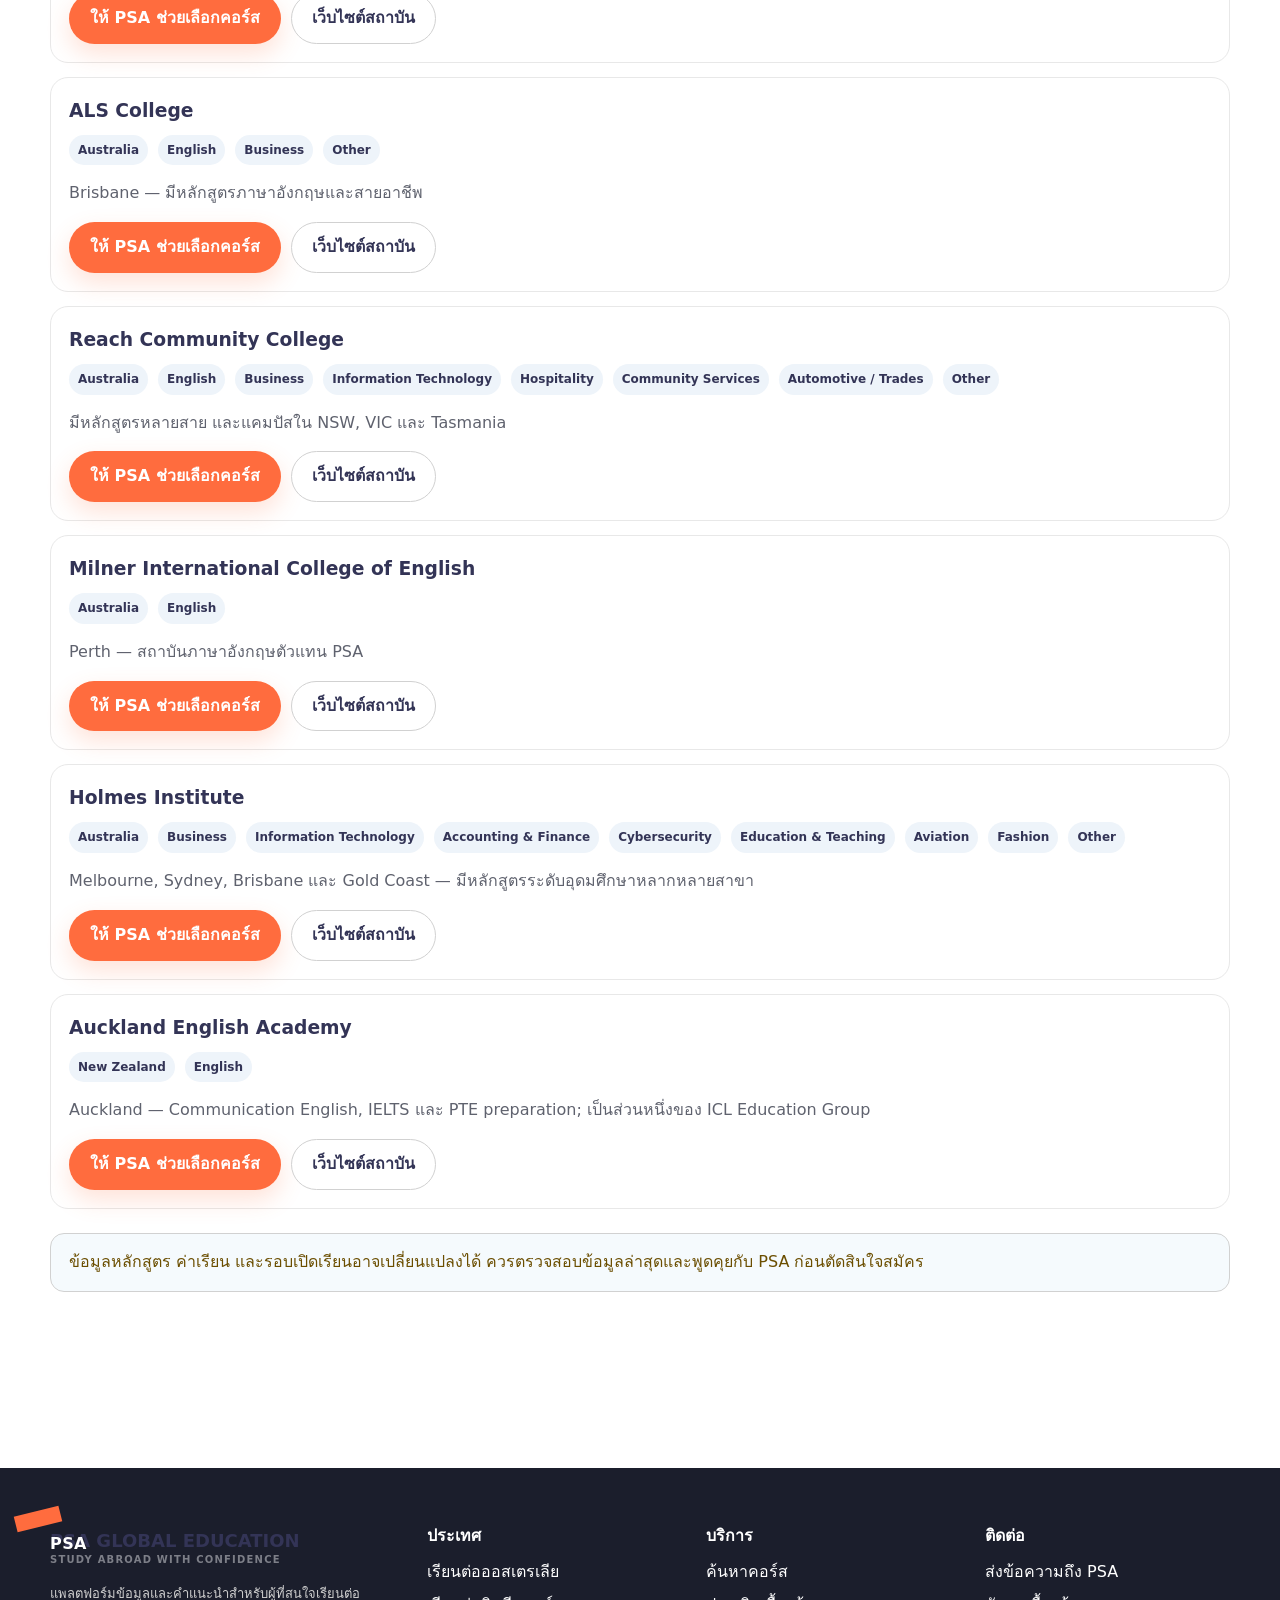
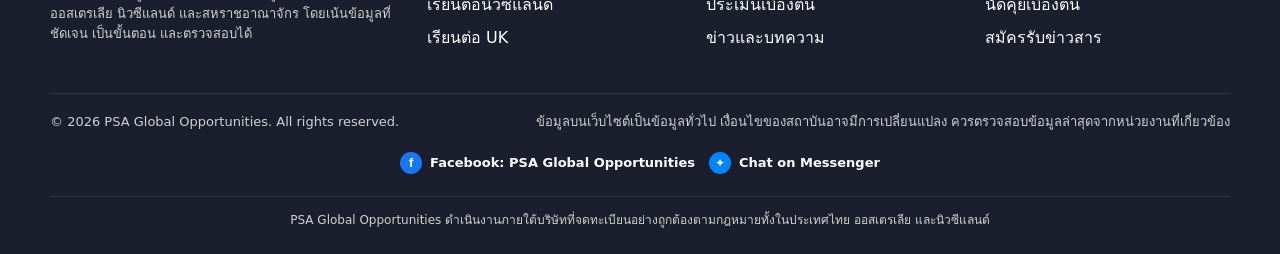
<file: course-search.html>
<!doctype html><html lang="th"><head><meta charset="utf-8"><meta name="viewport" content="width=device-width,initial-scale=1"><title>Study Pathway Explorer | PSA Global Opportunities</title>
<meta name="description" content="ค้นหาหลักสูตรจากสถาบันพันธมิตรของ PSA ใน Australia และ New Zealand">
  <link rel="canonical" href="https://psaglobal.com.au/course-search.html">
  <link rel="icon" type="image/svg+xml" href="favicon.svg">
  <link rel="manifest" href="site.webmanifest">
  <meta name="theme-color" content="#19B5E8">
  <meta property="og:type" content="website">
  <meta property="og:site_name" content="PSA Global Opportunities">
  <meta property="og:title" content="Study Pathway Explorer | PSA Global Opportunities">
  <meta property="og:description" content="ค้นหาหลักสูตรจากสถาบันพันธมิตรของ PSA ใน Australia และ New Zealand">
  <meta property="og:url" content="https://psaglobal.com.au/course-search.html">
  <meta property="og:image" content="https://images.unsplash.com/photo-1436491865332-7a61a109cc05?auto=format&fit=crop&w=1600&q=82">
  <meta name="twitter:card" content="summary_large_image">
  <link rel="stylesheet" href="styles.css"></head><body><div class="utility-bar travel-utility"><div class="container utility-inner"><span>PSA Global Opportunities</span><span class="utility-links">GLOBAL OPPORTUNITIES · PARTNERSHIPS · LEADERSHIP</span></div></div>
<header class="header header-v2 travel-header">
  <div class="container nav nav-v2">
    <a class="brand brand-v2" href="index.html"><span class="brandmark brandmark-v2">PSA</span><span class="brandtext">GLOBAL OPPORTUNITIES<small>CONSULTING · PARTNERSHIPS · LEADERSHIP</small></span></a>
    <nav class="navlinks navlinks-v2">
      <a href="index.html">หน้าแรก</a>
      
      <a href="summer-camp.html">Summer Camp</a>
      <a href="index.html#study-abroad">เรียนต่อต่างประเทศ</a>
      <a href="course-search.html">ค้นหาคอร์ส</a>
      <a href="partners.html">สถาบันพันธมิตร</a>
      <a href="flight-booking.html">ตั๋วเครื่องบิน</a>
      <a href="articles.html">บทความ</a>
    </nav>
    <a class="navcta navcta-v2" href="https://m.me/planstudyagency" target="_blank" rel="noopener">คุยกับ PSA</a>
    <button class="menuBtn" aria-label="เมนู">☰</button>
  </div>
</header><main><section class="page-hero"><div class="container"><div class="breadcrumb">หน้าแรก / ค้นหาคอร์ส</div><h1>Explore Your Study Pathway</h1><p class="lead">ใช้ข้อมูลเบื้องต้นเพื่อสำรวจแนวทางการเรียน ประเทศ สาขา และประเภทสถาบัน ก่อนพูดคุยกับ PSA เพื่อวางเส้นทางที่เหมาะสม</p></div></section><section><div class="container"><div class="searchbox"><form id="courseForm" class="searchform"><div class="field"><label>ประเทศ</label><select name="country"><option value="">ทุกประเทศ</option><option>Australia</option><option>New Zealand</option></select></div><div class="field"><label>สถาบัน</label><select name="provider"><option value="">ทุกสถาบัน</option><option>Gamma College</option><option>ICL Education Group</option><option>National Polytechnic of Australia (NPA)</option><option>BROWNS English Language School</option><option>ALS College</option><option>Reach Community College</option><option>Milner International College of English</option><option>Holmes Institute</option><option>Auckland English Academy</option></select></div><div class="field"><label>ประเภทหลักสูตร</label><select name="area"><option value="">ทุกประเภท</option><option>English</option><option>Business</option><option>Information Technology</option><option>Hospitality</option><option>Community Services</option><option>Automotive / Trades</option><option>Accounting & Finance</option><option>Cybersecurity</option><option>Education & Teaching</option><option>Aviation</option><option>Fashion</option><option>Other</option></select></div><button class="btn btn-primary" type="submit">ค้นหา</button></form></div><div id="results" class="results"></div><div class="notice" style="margin-top:24px">ข้อมูลหลักสูตร ค่าเรียน และรอบเปิดเรียนอาจเปลี่ยนแปลงได้ ควรตรวจสอบข้อมูลล่าสุดและพูดคุยกับ PSA ก่อนตัดสินใจสมัคร</div></div></section></main><footer class="footer"><div class="container"><div class="footer-grid"><div><a class="brand" href="index.html" style="color:white"><span class="brandmark"></span><span class="brandtext">PSA GLOBAL EDUCATION<small>STUDY ABROAD WITH CONFIDENCE</small></span></a><p class="small" style="margin-top:18px;max-width:440px">แพลตฟอร์มข้อมูลและคำแนะนำสำหรับผู้ที่สนใจเรียนต่อออสเตรเลีย นิวซีแลนด์ และสหราชอาณาจักร โดยเน้นข้อมูลที่ชัดเจน เป็นขั้นตอน และตรวจสอบได้</p></div><div><h4>ประเทศ</h4><a href="australia.html">เรียนต่อออสเตรเลีย</a><a href="new-zealand.html">เรียนต่อนิวซีแลนด์</a><a href="uk.html">เรียนต่อ UK</a></div><div><h4>บริการ</h4><a href="course-search.html">ค้นหาคอร์ส</a><a href="contact.html">ประเมินเบื้องต้น</a><a href="articles.html">ข่าวและบทความ</a></div><div><h4>ติดต่อ</h4><a href="https://m.me/planstudyagency" target="_blank" rel="noopener">ส่งข้อความถึง PSA</a><a href="contact.html">นัดคุยเบื้องต้น</a><a href="contact.html">สมัครรับข่าวสาร</a></div></div><div class="footer-bottom"><span>© 2026 PSA Global Opportunities. All rights reserved.</span><span>ข้อมูลบนเว็บไซต์เป็นข้อมูลทั่วไป เงื่อนไขของสถาบันอาจมีการเปลี่ยนแปลง ควรตรวจสอบข้อมูลล่าสุดจากหน่วยงานที่เกี่ยวข้อง</span></div></div><div class="footer-social"><a class="facebook-link" href="https://www.facebook.com/planstudyagency/" target="_blank" rel="noopener">Facebook: PSA Global Opportunities</a><a class="messenger-link" href="https://m.me/planstudyagency" target="_blank" rel="noopener">Chat on Messenger</a></div><div class="legal-trust-line">PSA Global Opportunities ดำเนินงานภายใต้บริษัทที่จดทะเบียนอย่างถูกต้องตามกฎหมายทั้งในประเทศไทย ออสเตรเลีย และนิวซีแลนด์</div></footer><script src="script.js"></script></body></html>
</file>
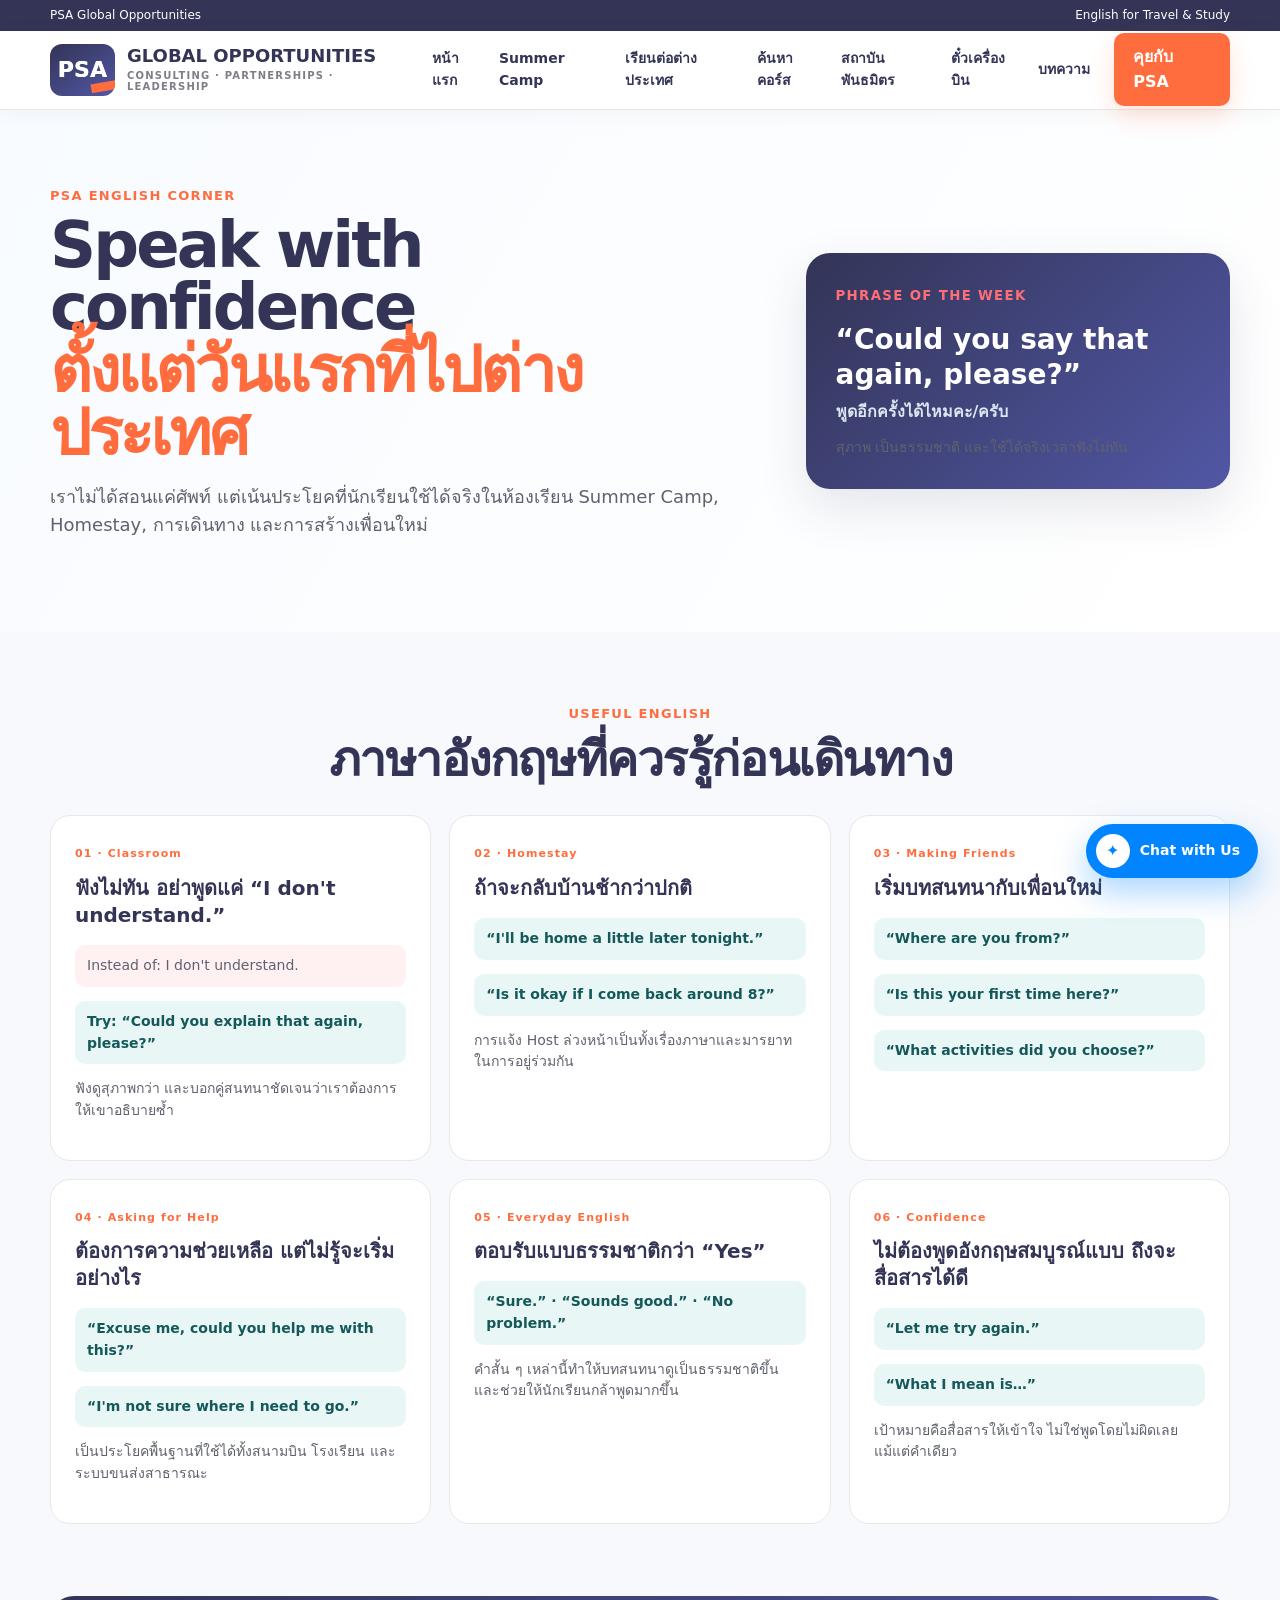
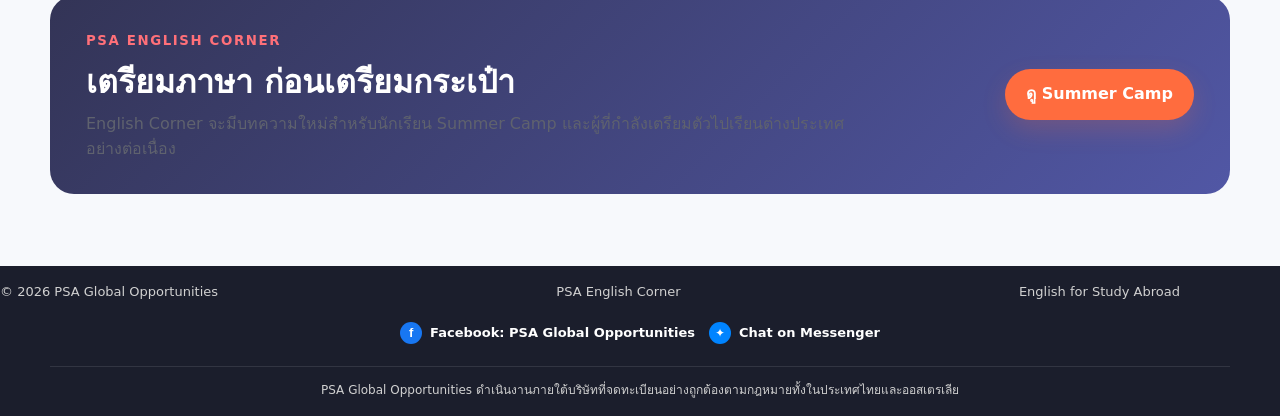
<file: english-corner.html>
<!doctype html>
<html lang="th">
<head>
  <meta charset="utf-8">
  <meta name="viewport" content="width=device-width,initial-scale=1">
  <title>PSA English Corner | ภาษาอังกฤษสำหรับเดินทางและเรียนต่างประเทศ</title>
  <meta name="description" content="PSA English Corner ภาษาอังกฤษที่ใช้ได้จริงสำหรับ Summer Camp การเรียนต่างประเทศ ห้องเรียน Homestay การเดินทาง และการใช้ชีวิตประจำวัน">
  <link rel="stylesheet" href="styles.css">
</head>
<body>
  <div class="utility-bar travel-utility"><div class="container utility-inner"><span>PSA Global Opportunities</span><span class="utility-links">English for Travel & Study</span></div></div>
  <header class="header header-v2">
    <div class="container nav nav-v2">
      <a class="brand brand-v2" href="index.html"><span class="brandmark brandmark-v2">PSA</span><span class="brandtext">GLOBAL OPPORTUNITIES<small>CONSULTING · PARTNERSHIPS · LEADERSHIP</small></span></a>
      <nav class="navlinks navlinks-v2">
        <a href="index.html">หน้าแรก</a>
        
        <a href="summer-camp.html">Summer Camp</a>
        <a href="index.html#study-abroad">เรียนต่อต่างประเทศ</a>
        <a href="course-search.html">ค้นหาคอร์ส</a>
        <a href="partners.html">สถาบันพันธมิตร</a>
        <a href="flight-booking.html">ตั๋วเครื่องบิน</a>
        <a href="articles.html">บทความ</a>
      </nav>
      <a class="navcta navcta-v2" href="https://m.me/planstudyagency" target="_blank" rel="noopener">คุยกับ PSA</a>
      <button class="menuBtn" aria-label="เมนู">☰</button>
    </div>
  </header>

  <main>
    <section class="english-hero">
      <div class="container english-hero-grid">
        <div>
          <div class="section-kicker">PSA English Corner</div>
          <h1>Speak with confidence<br><strong>ตั้งแต่วันแรกที่ไปต่างประเทศ</strong></h1>
          <p>เราไม่ได้สอนแค่ศัพท์ แต่เน้นประโยคที่นักเรียนใช้ได้จริงในห้องเรียน Summer Camp, Homestay, การเดินทาง และการสร้างเพื่อนใหม่</p>
        </div>
        <div class="english-phrase-box">
          <small>Phrase of the week</small>
          <strong>“Could you say that again, please?”</strong>
          <span>พูดอีกครั้งได้ไหมคะ/ครับ</span>
          <p>สุภาพ เป็นธรรมชาติ และใช้ได้จริงเวลาฟังไม่ทัน</p>
        </div>
      </div>
    </section>

    <section class="english-topics">
      <div class="container">
        <div class="center-heading">
          <div class="section-kicker">Useful English</div>
          <h2 class="section-title">ภาษาอังกฤษที่ควรรู้ก่อนเดินทาง</h2>
        </div>

        <div class="english-topic-grid">
          <article class="english-topic" id="classroom">
            <span>01 · Classroom</span>
            <h3>ฟังไม่ทัน อย่าพูดแค่ “I don't understand.”</h3>
            <p class="wrong">Instead of: I don't understand.</p>
            <p class="right">Try: “Could you explain that again, please?”</p>
            <p>ฟังดูสุภาพกว่า และบอกคู่สนทนาชัดเจนว่าเราต้องการให้เขาอธิบายซ้ำ</p>
          </article>

          <article class="english-topic" id="homestay">
            <span>02 · Homestay</span>
            <h3>ถ้าจะกลับบ้านช้ากว่าปกติ</h3>
            <p class="right">“I'll be home a little later tonight.”</p>
            <p class="right">“Is it okay if I come back around 8?”</p>
            <p>การแจ้ง Host ล่วงหน้าเป็นทั้งเรื่องภาษาและมารยาทในการอยู่ร่วมกัน</p>
          </article>

          <article class="english-topic" id="friends">
            <span>03 · Making Friends</span>
            <h3>เริ่มบทสนทนากับเพื่อนใหม่</h3>
            <p class="right">“Where are you from?”</p>
            <p class="right">“Is this your first time here?”</p>
            <p class="right">“What activities did you choose?”</p>
          </article>

          <article class="english-topic">
            <span>04 · Asking for Help</span>
            <h3>ต้องการความช่วยเหลือ แต่ไม่รู้จะเริ่มอย่างไร</h3>
            <p class="right">“Excuse me, could you help me with this?”</p>
            <p class="right">“I'm not sure where I need to go.”</p>
            <p>เป็นประโยคพื้นฐานที่ใช้ได้ทั้งสนามบิน โรงเรียน และระบบขนส่งสาธารณะ</p>
          </article>

          <article class="english-topic">
            <span>05 · Everyday English</span>
            <h3>ตอบรับแบบธรรมชาติกว่า “Yes”</h3>
            <p class="right">“Sure.” · “Sounds good.” · “No problem.”</p>
            <p>คำสั้น ๆ เหล่านี้ทำให้บทสนทนาดูเป็นธรรมชาติขึ้น และช่วยให้นักเรียนกล้าพูดมากขึ้น</p>
          </article>

          <article class="english-topic">
            <span>06 · Confidence</span>
            <h3>ไม่ต้องพูดอังกฤษสมบูรณ์แบบ ถึงจะสื่อสารได้ดี</h3>
            <p class="right">“Let me try again.”</p>
            <p class="right">“What I mean is…”</p>
            <p>เป้าหมายคือสื่อสารให้เข้าใจ ไม่ใช่พูดโดยไม่ผิดเลยแม้แต่คำเดียว</p>
          </article>
        </div>
      </div>
    </section>

    <section class="english-cta">
      <div class="container english-cta-inner">
        <div><small>PSA ENGLISH CORNER</small><h2>เตรียมภาษา ก่อนเตรียมกระเป๋า</h2><p>English Corner จะมีบทความใหม่สำหรับนักเรียน Summer Camp และผู้ที่กำลังเตรียมตัวไปเรียนต่างประเทศอย่างต่อเนื่อง</p></div>
        <a class="btn btn-primary" href="summer-camp.html">ดู Summer Camp</a>
      </div>
    </section>
  </main>

  <footer class="footer footer-v2">
    <div class="container footer-bottom footer-bottom-v2"><span>© 2026 PSA Global Opportunities</span><span>PSA English Corner</span><span>English for Study Abroad</span></div>
    <div class="footer-social"><a class="facebook-link" href="https://www.facebook.com/planstudyagency/" target="_blank" rel="noopener">Facebook: PSA Global Opportunities</a><a class="messenger-link" href="https://m.me/planstudyagency" target="_blank" rel="noopener">Chat on Messenger</a></div><div class="legal-trust-line">PSA Global Opportunities ดำเนินงานภายใต้บริษัทที่จดทะเบียนอย่างถูกต้องตามกฎหมายทั้งในประเทศไทยและออสเตรเลีย</div>
  </footer>
  <script src="script.js"></script>
</body>
</html>
</file>
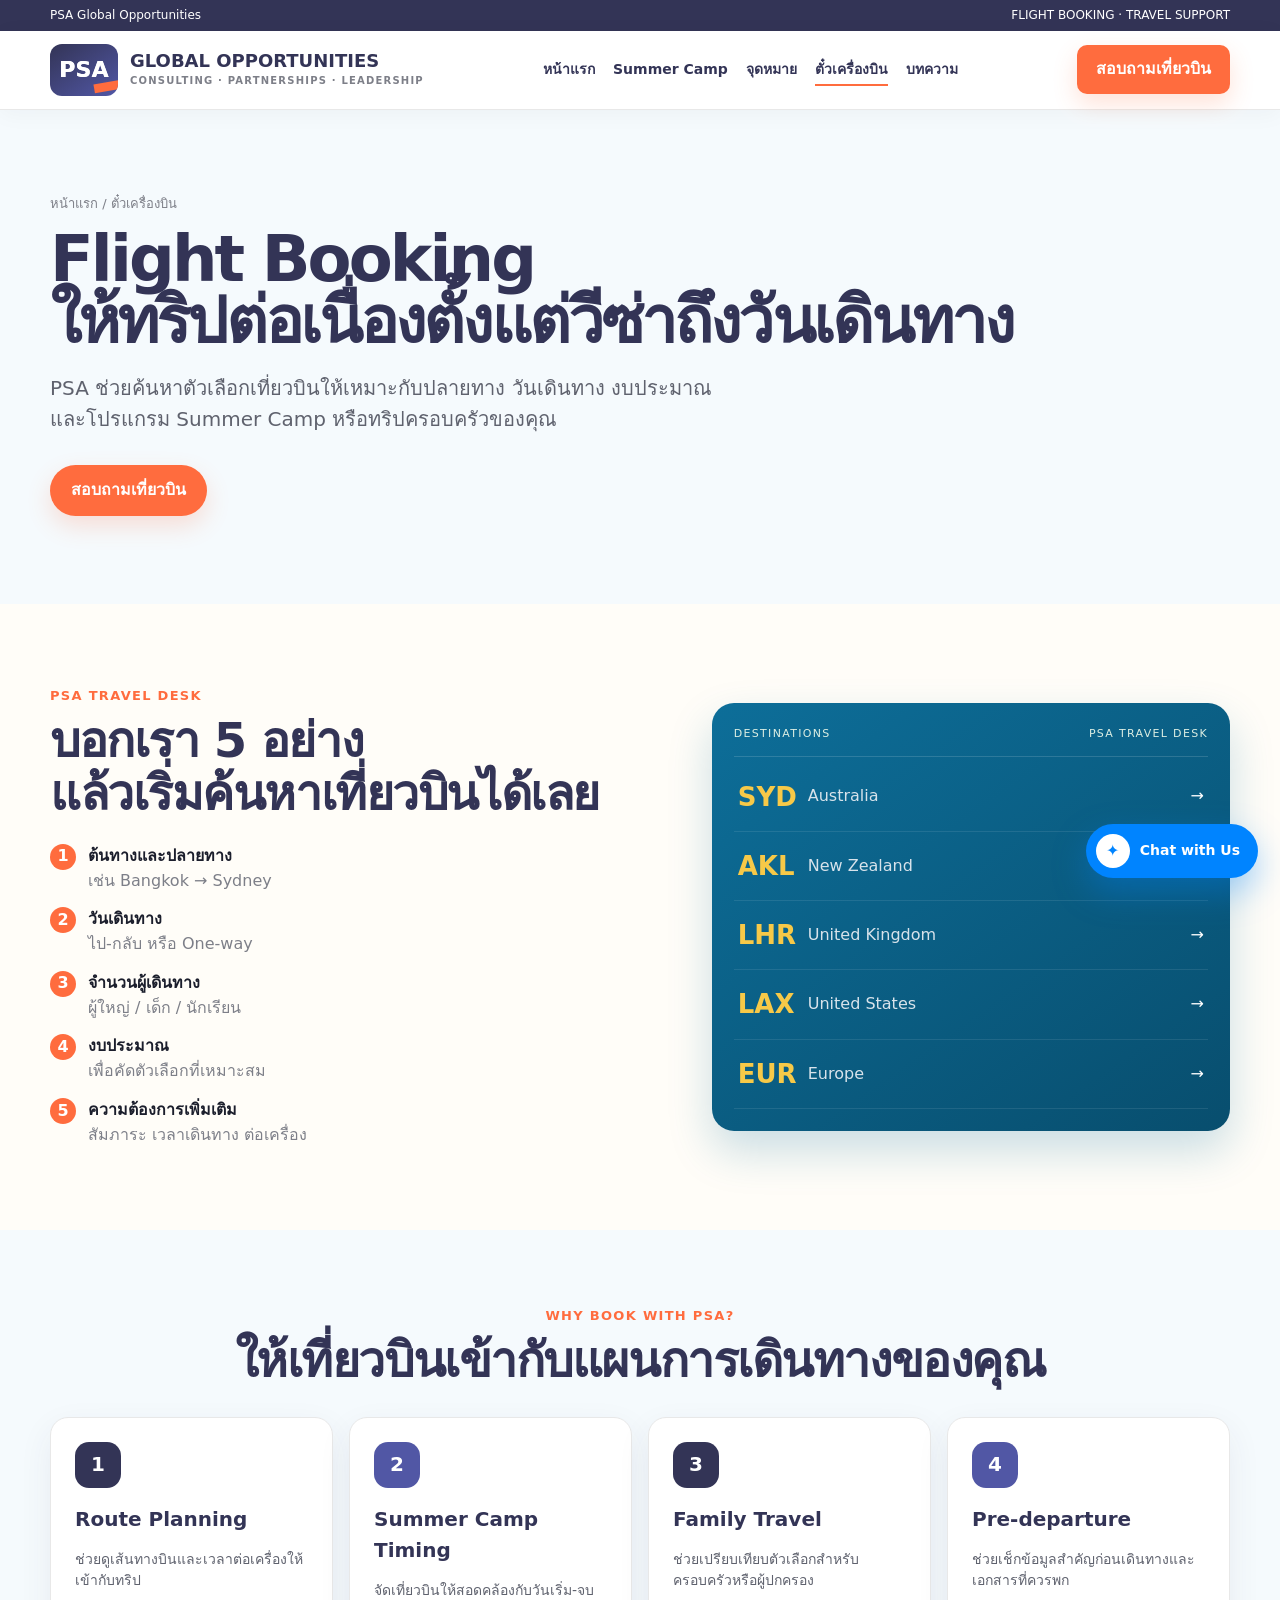
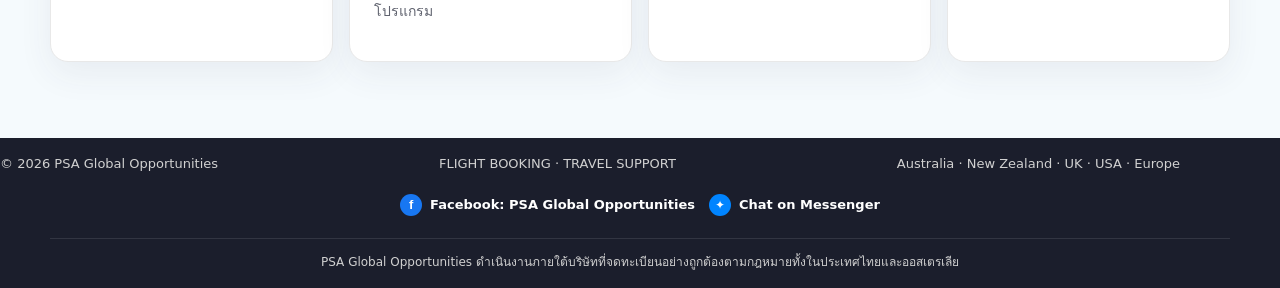
<file: flight-booking.html>
<!doctype html>
<html lang="th">
<head>
  <meta charset="utf-8">
  <meta name="viewport" content="width=device-width,initial-scale=1">
  <title>จองตั๋วเครื่องบิน | PSA Global Opportunities</title>
  <meta name="description" content="PSA ช่วยค้นหาและประสานตัวเลือกเที่ยวบินสำหรับ Australia, New Zealand, UK, USA, Europe และ Summer Camp">
  
  <link rel="canonical" href="https://psa-study-visa.pages.dev/flight-booking.html">
  <link rel="icon" type="image/svg+xml" href="favicon.svg">
  <link rel="manifest" href="site.webmanifest">
  <meta name="theme-color" content="#19B5E8">
  <meta property="og:type" content="website">
  <meta property="og:site_name" content="PSA Global Opportunities">
  <meta property="og:title" content="จองตั๋วเครื่องบิน | PSA Global Opportunities">
  <meta property="og:description" content="PSA ช่วยค้นหาและประสานตัวเลือกเที่ยวบินสำหรับ Australia, New Zealand, UK, USA, Europe และ Summer Camp">
  <meta property="og:url" content="https://psa-study-visa.pages.dev/flight-booking.html">
  <meta property="og:image" content="https://images.unsplash.com/photo-1436491865332-7a61a109cc05?auto=format&fit=crop&w=1600&q=82">
  <meta name="twitter:card" content="summary_large_image">
  <link rel="stylesheet" href="styles.css">
</head>
<body>
  <div class="utility-bar travel-utility"><div class="container utility-inner"><span>PSA Global Opportunities</span><span class="utility-links">FLIGHT BOOKING · TRAVEL SUPPORT</span></div></div>
  <header class="header header-v2 travel-header">
    <div class="container nav nav-v2">
      <a class="brand brand-v2" href="index.html"><span class="brandmark brandmark-v2">PSA</span><span class="brandtext">GLOBAL OPPORTUNITIES<small>CONSULTING · PARTNERSHIPS · LEADERSHIP</small></span></a>
      <nav class="navlinks navlinks-v2"><a href="index.html">หน้าแรก</a><a href="summer-camp.html">Summer Camp</a><a href="index.html#destinations">จุดหมาย</a><a class="active" href="flight-booking.html">ตั๋วเครื่องบิน</a><a href="articles.html">บทความ</a></nav>
      <a class="navcta navcta-v2" href="https://m.me/planstudyagency" target="_blank" rel="noopener">สอบถามเที่ยวบิน</a><button class="menuBtn" aria-label="เมนู">☰</button>
    </div>
  </header>
  <main>
    <section class="page-hero"><div class="container"><div class="breadcrumb">หน้าแรก / ตั๋วเครื่องบิน</div><h1>Flight Booking<br>ให้ทริปต่อเนื่องตั้งแต่วีซ่าถึงวันเดินทาง</h1><p class="lead">PSA ช่วยค้นหาตัวเลือกเที่ยวบินให้เหมาะกับปลายทาง วันเดินทาง งบประมาณ และโปรแกรม Summer Camp หรือทริปครอบครัวของคุณ</p><div class="hero-actions"><a class="btn btn-primary" href="https://m.me/planstudyagency" target="_blank" rel="noopener">สอบถามเที่ยวบิน</a></div></div></section>
    <section class="flight-feature">
      <div class="container flight-feature-grid">
        <div><div class="section-kicker">PSA Travel Desk</div><h2 class="section-title">บอกเรา 5 อย่าง<br>แล้วเริ่มค้นหาเที่ยวบินได้เลย</h2><div class="checklist"><div class="check"><i>1</i><div><b>ต้นทางและปลายทาง</b><br><span style="color:var(--muted)">เช่น Bangkok → Sydney</span></div></div><div class="check"><i>2</i><div><b>วันเดินทาง</b><br><span style="color:var(--muted)">ไป-กลับ หรือ One-way</span></div></div><div class="check"><i>3</i><div><b>จำนวนผู้เดินทาง</b><br><span style="color:var(--muted)">ผู้ใหญ่ / เด็ก / นักเรียน</span></div></div><div class="check"><i>4</i><div><b>งบประมาณ</b><br><span style="color:var(--muted)">เพื่อคัดตัวเลือกที่เหมาะสม</span></div></div><div class="check"><i>5</i><div><b>ความต้องการเพิ่มเติม</b><br><span style="color:var(--muted)">สัมภาระ เวลาเดินทาง ต่อเครื่อง</span></div></div></div></div>
        <div class="flight-board"><div class="flight-board-top"><span>DESTINATIONS</span><span>PSA TRAVEL DESK</span></div><div><b>SYD</b><span>Australia</span><em>→</em></div><div><b>AKL</b><span>New Zealand</span><em>→</em></div><div><b>LHR</b><span>United Kingdom</span><em>→</em></div><div><b>LAX</b><span>United States</span><em>→</em></div><div><b>EUR</b><span>Europe</span><em>→</em></div></div>
      </div>
    </section>
    <section class="travel-services"><div class="container"><div class="center-heading"><div class="section-kicker">Why book with PSA?</div><h2 class="section-title">ให้เที่ยวบินเข้ากับแผนการเดินทางของคุณ</h2></div><div class="travel-service-grid"><article><div class="travel-service-icon">1</div><h3>Route Planning</h3><p>ช่วยดูเส้นทางบินและเวลาต่อเครื่องให้เข้ากับทริป</p></article><article><div class="travel-service-icon">2</div><h3>Summer Camp Timing</h3><p>จัดเที่ยวบินให้สอดคล้องกับวันเริ่ม-จบโปรแกรม</p></article><article><div class="travel-service-icon">3</div><h3>Family Travel</h3><p>ช่วยเปรียบเทียบตัวเลือกสำหรับครอบครัวหรือผู้ปกครอง</p></article><article><div class="travel-service-icon">4</div><h3>Pre-departure</h3><p>ช่วยเช็กข้อมูลสำคัญก่อนเดินทางและเอกสารที่ควรพก</p></article></div></div></section>
  </main>
  <footer class="footer footer-v2"><div class="container footer-bottom footer-bottom-v2"><span>© 2026 PSA Global Opportunities</span><span>FLIGHT BOOKING · TRAVEL SUPPORT</span><span>Australia · New Zealand · UK · USA · Europe</span></div><div class="footer-social"><a class="facebook-link" href="https://www.facebook.com/planstudyagency/" target="_blank" rel="noopener">Facebook: PSA Global Opportunities</a><a class="messenger-link" href="https://m.me/planstudyagency" target="_blank" rel="noopener">Chat on Messenger</a></div><div class="legal-trust-line">PSA Global Opportunities ดำเนินงานภายใต้บริษัทที่จดทะเบียนอย่างถูกต้องตามกฎหมายทั้งในประเทศไทยและออสเตรเลีย</div></footer>
  <script src="script.js"></script>
</body>
</html>
</file>
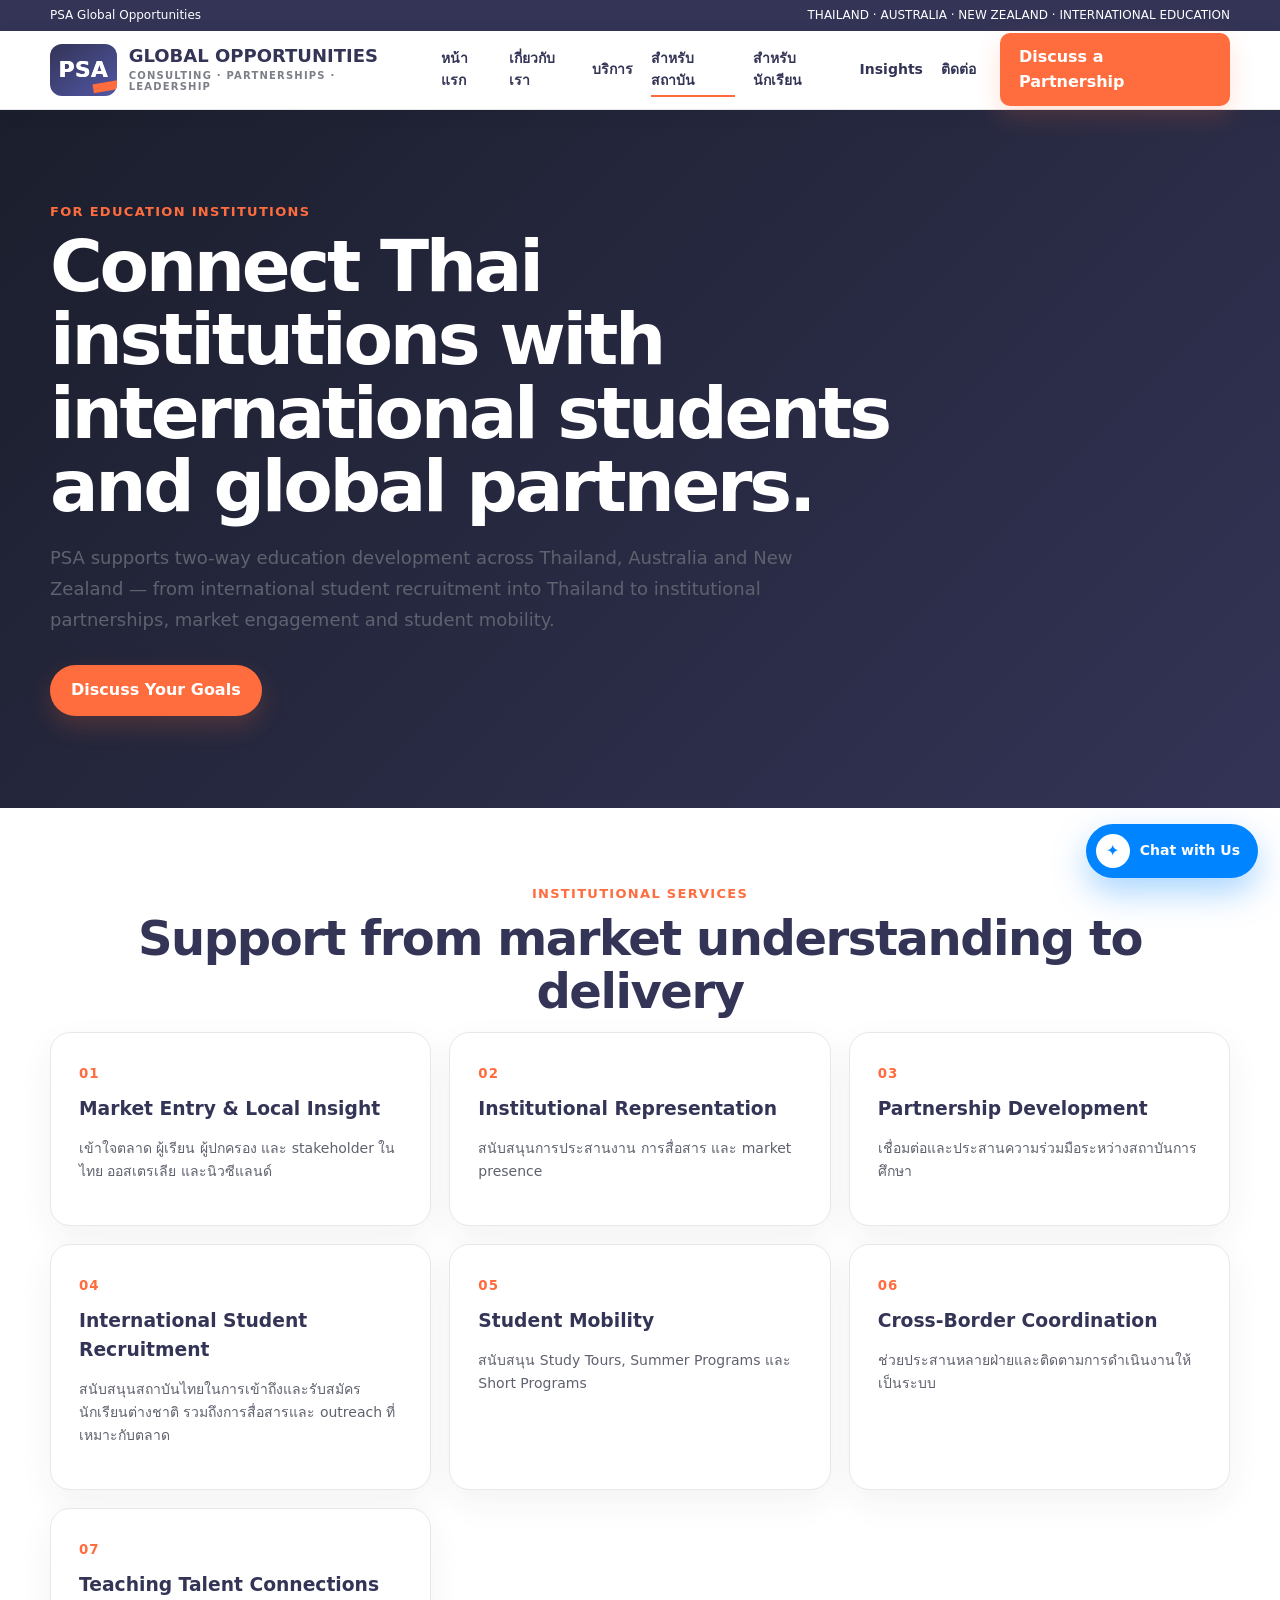
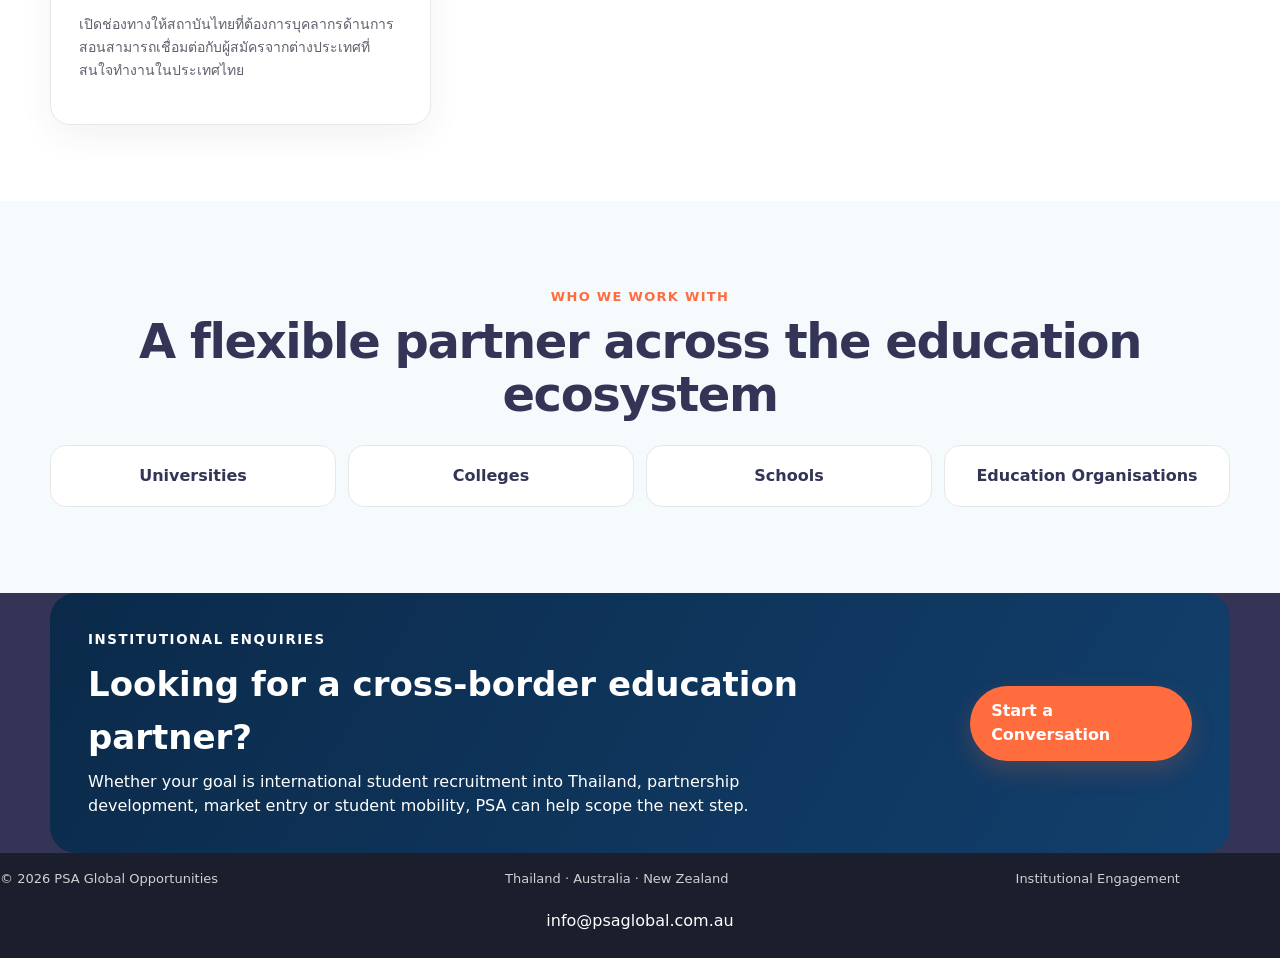
<file: institutional-services.html>
<!doctype html><html lang="th"><head><meta charset="utf-8"><meta name="viewport" content="width=device-width,initial-scale=1"><title>Institutional Services | PSA Global Opportunities</title><link rel="canonical" href="https://psaglobal.com.au/institutional-services.html"><link rel="stylesheet" href="styles.css"></head><body><div class="utility-bar travel-utility"><div class="container utility-inner"><span>PSA Global Opportunities</span><span class="utility-links">THAILAND · AUSTRALIA · NEW ZEALAND · INTERNATIONAL EDUCATION</span></div></div><header class="header header-v2 travel-header"><div class="container nav nav-v2"><a class="brand brand-v2" href="index.html"><span class="brandmark brandmark-v2">PSA</span><span class="brandtext">GLOBAL OPPORTUNITIES<small>CONSULTING · PARTNERSHIPS · LEADERSHIP</small></span></a><nav class="navlinks navlinks-v2"><a href="index.html">หน้าแรก</a><a href="index.html#about">เกี่ยวกับเรา</a><a href="index.html#services">บริการ</a><a class="active" href="institutional-services.html">สำหรับสถาบัน</a><a href="index.html#students">สำหรับนักเรียน</a><a href="articles.html">Insights</a><a href="contact.html">ติดต่อ</a></nav><a class="navcta navcta-v2" href="contact.html">Discuss a Partnership</a></div></header><main><section class="institutional-hero"><div class="container"><div class="section-kicker">FOR EDUCATION INSTITUTIONS</div><h1>Connect Thai institutions with international students and global partners.</h1><p>PSA supports two-way education development across Thailand, Australia and New Zealand — from international student recruitment into Thailand to institutional partnerships, market engagement and student mobility.</p><div class="travel-hero-actions"><a class="btn btn-primary" href="contact.html">Discuss Your Goals</a></div></div></section><section id="services" class="travel-services"><div class="container"><div class="center-heading"><div class="section-kicker">Institutional Services</div><h2 class="section-title">Support from market understanding to delivery</h2></div><div class="institutional-service-grid"><article><small>01</small><h3>Market Entry & Local Insight</h3><p>เข้าใจตลาด ผู้เรียน ผู้ปกครอง และ stakeholder ในไทย ออสเตรเลีย และนิวซีแลนด์</p></article><article><small>02</small><h3>Institutional Representation</h3><p>สนับสนุนการประสานงาน การสื่อสาร และ market presence</p></article><article><small>03</small><h3>Partnership Development</h3><p>เชื่อมต่อและประสานความร่วมมือระหว่างสถาบันการศึกษา</p></article><article><small>04</small><h3>International Student Recruitment</h3><p>สนับสนุนสถาบันไทยในการเข้าถึงและรับสมัครนักเรียนต่างชาติ รวมถึงการสื่อสารและ outreach ที่เหมาะกับตลาด</p></article><article><small>05</small><h3>Student Mobility</h3><p>สนับสนุน Study Tours, Summer Programs และ Short Programs</p></article><article><small>06</small><h3>Cross-Border Coordination</h3><p>ช่วยประสานหลายฝ่ายและติดตามการดำเนินงานให้เป็นระบบ</p></article><article><small>07</small><h3>Teaching Talent Connections</h3><p>เปิดช่องทางให้สถาบันไทยที่ต้องการบุคลากรด้านการสอนสามารถเชื่อมต่อกับผู้สมัครจากต่างประเทศที่สนใจทำงานในประเทศไทย</p></article></div></div></section><section class="process-section"><div class="container"><div class="center-heading"><div class="section-kicker">Who We Work With</div><h2 class="section-title">A flexible partner across the education ecosystem</h2></div><div class="who-we-work-with"><span>Universities</span><span>Colleges</span><span>Schools</span><span>Education Organisations</span></div></div></section><section class="summer-cta"><div class="container summer-cta-inner"><div><small>INSTITUTIONAL ENQUIRIES</small><h2>Looking for a cross-border education partner?</h2><p>Whether your goal is international student recruitment into Thailand, partnership development, market entry or student mobility, PSA can help scope the next step.</p></div><a class="btn btn-primary" href="contact.html">Start a Conversation</a></div></section></main><footer class="footer footer-v2"><div class="container footer-bottom footer-bottom-v2"><span>© 2026 PSA Global Opportunities</span><span>Thailand · Australia · New Zealand</span><span>Institutional Engagement</span></div><div class="footer-social"><a href="mailto:info@psaglobal.com.au">info@psaglobal.com.au</a></div></footer><script src="script.js"></script></body></html>
</file>
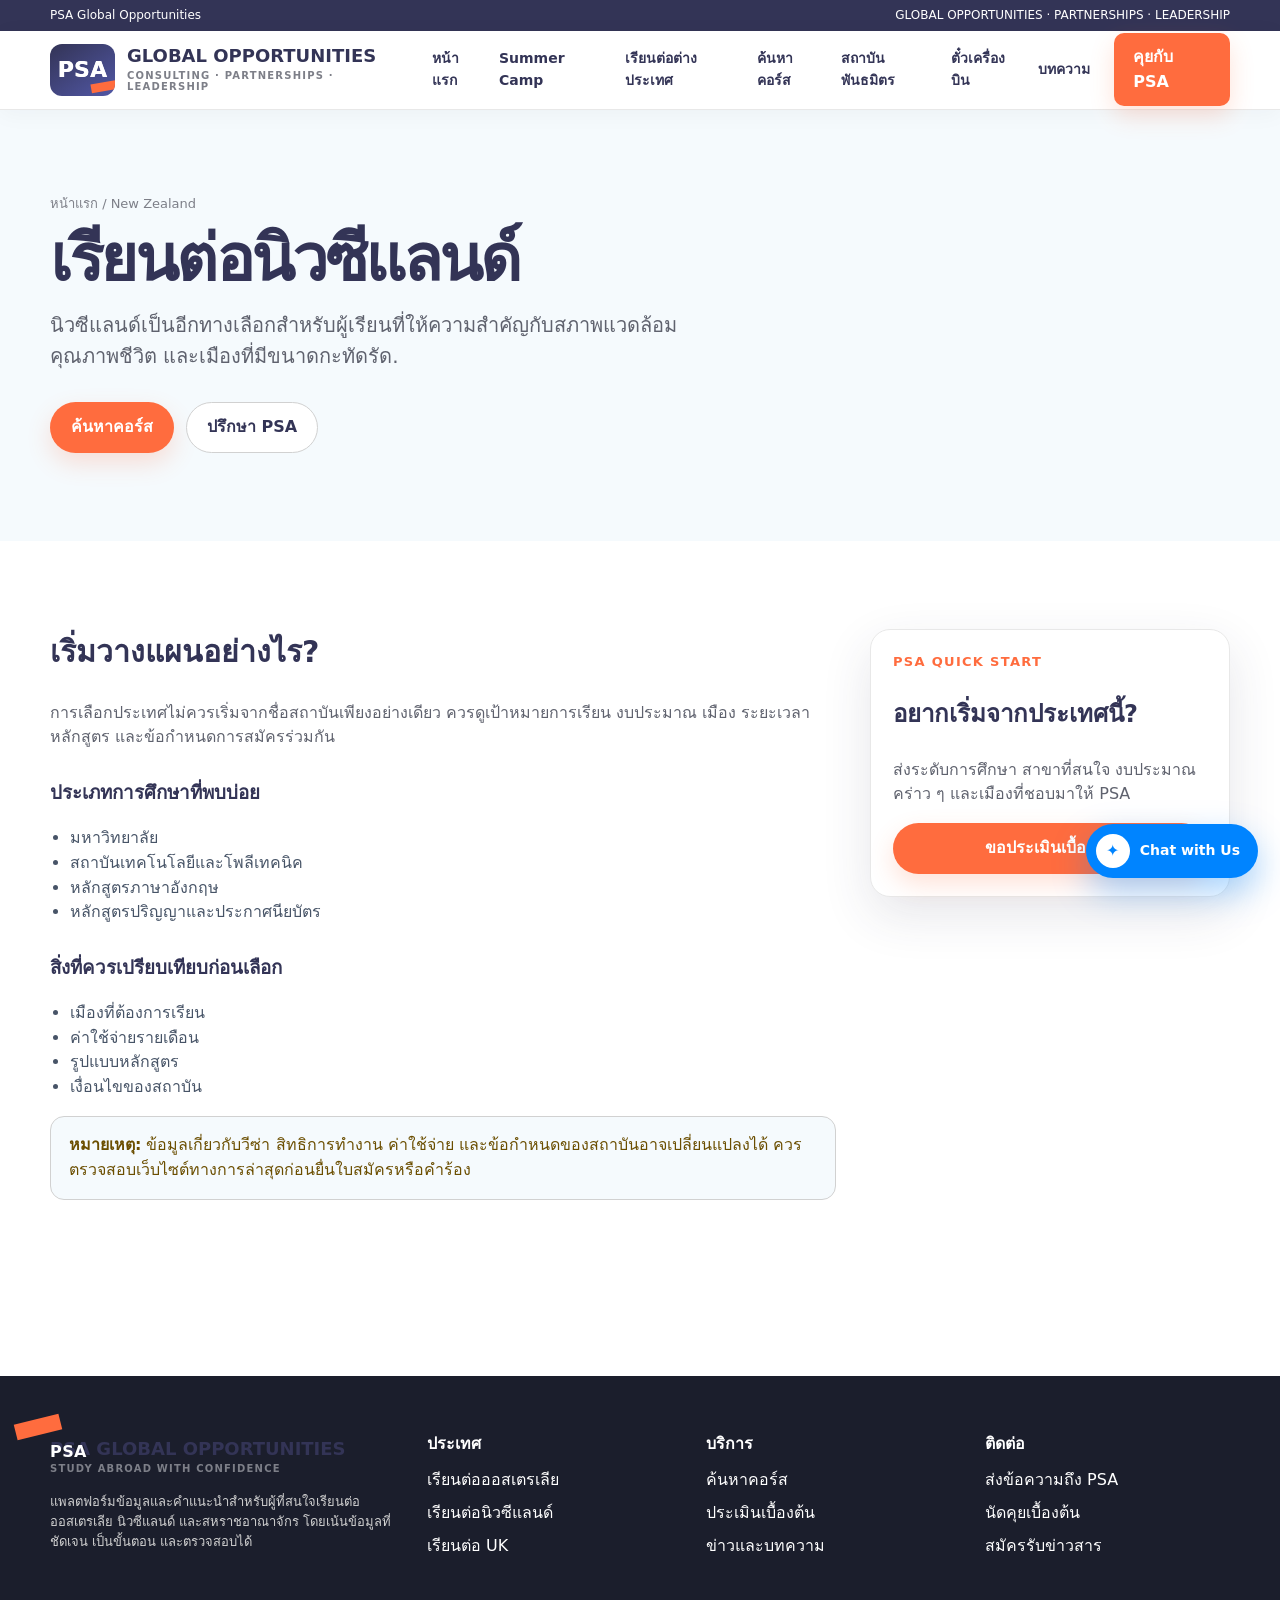
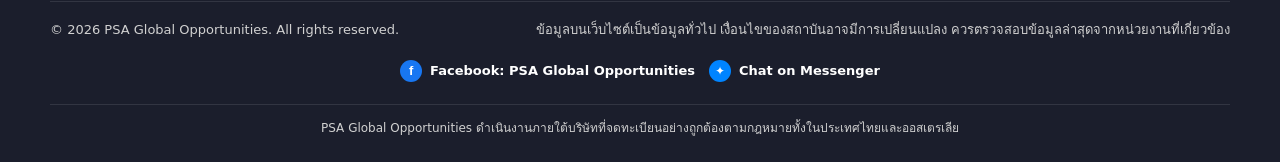
<file: new-zealand.html>
<!doctype html><html lang="th"><head><meta charset="utf-8"><meta name="viewport" content="width=device-width,initial-scale=1"><title>New Zealand | PSA Global Opportunities</title>
<meta name="description" content="ข้อมูลการเรียนและการเดินทางไป New Zealand พร้อมบริการจาก PSA Global Opportunities">
  <link rel="canonical" href="https://psa-study-visa.pages.dev/new-zealand.html">
  <link rel="icon" type="image/svg+xml" href="favicon.svg">
  <link rel="manifest" href="site.webmanifest">
  <meta name="theme-color" content="#19B5E8">
  <meta property="og:type" content="website">
  <meta property="og:site_name" content="PSA Global Opportunities">
  <meta property="og:title" content="New Zealand | PSA Global Opportunities">
  <meta property="og:description" content="ข้อมูลการเรียนและการเดินทางไป New Zealand พร้อมบริการจาก PSA Global Opportunities">
  <meta property="og:url" content="https://psa-study-visa.pages.dev/new-zealand.html">
  <meta property="og:image" content="https://images.unsplash.com/photo-1436491865332-7a61a109cc05?auto=format&fit=crop&w=1600&q=82">
  <meta name="twitter:card" content="summary_large_image">
  <link rel="stylesheet" href="styles.css"></head><body><div class="utility-bar travel-utility"><div class="container utility-inner"><span>PSA Global Opportunities</span><span class="utility-links">GLOBAL OPPORTUNITIES · PARTNERSHIPS · LEADERSHIP</span></div></div>
<header class="header header-v2 travel-header">
  <div class="container nav nav-v2">
    <a class="brand brand-v2" href="index.html"><span class="brandmark brandmark-v2">PSA</span><span class="brandtext">GLOBAL OPPORTUNITIES<small>CONSULTING · PARTNERSHIPS · LEADERSHIP</small></span></a>
    <nav class="navlinks navlinks-v2">
      <a href="index.html">หน้าแรก</a>
      
      <a href="summer-camp.html">Summer Camp</a>
      <a href="index.html#study-abroad">เรียนต่อต่างประเทศ</a>
      <a href="course-search.html">ค้นหาคอร์ส</a>
      <a href="partners.html">สถาบันพันธมิตร</a>
      <a href="flight-booking.html">ตั๋วเครื่องบิน</a>
      <a href="articles.html">บทความ</a>
    </nav>
    <a class="navcta navcta-v2" href="https://m.me/planstudyagency" target="_blank" rel="noopener">คุยกับ PSA</a>
    <button class="menuBtn" aria-label="เมนู">☰</button>
  </div>
</header><main><section class="page-hero"><div class="container"><div class="breadcrumb">หน้าแรก / New Zealand</div><h1>เรียนต่อนิวซีแลนด์</h1><p class="lead">นิวซีแลนด์เป็นอีกทางเลือกสำหรับผู้เรียนที่ให้ความสำคัญกับสภาพแวดล้อม คุณภาพชีวิต และเมืองที่มีขนาดกะทัดรัด.</p><div class="hero-actions"><a class="btn btn-primary" href="course-search.html">ค้นหาคอร์ส</a><a class="btn btn-secondary" href="contact.html">ปรึกษา PSA</a></div></div></section><section><div class="container content-grid"><article class="prose"><h2>เริ่มวางแผนอย่างไร?</h2><p>การเลือกประเทศไม่ควรเริ่มจากชื่อสถาบันเพียงอย่างเดียว ควรดูเป้าหมายการเรียน งบประมาณ เมือง ระยะเวลาหลักสูตร และข้อกำหนดการสมัครร่วมกัน</p><h3>ประเภทการศึกษาที่พบบ่อย</h3><ul><li>มหาวิทยาลัย</li><li>สถาบันเทคโนโลยีและโพลีเทคนิค</li><li>หลักสูตรภาษาอังกฤษ</li><li>หลักสูตรปริญญาและประกาศนียบัตร</li></ul><h3>สิ่งที่ควรเปรียบเทียบก่อนเลือก</h3><ul><li>เมืองที่ต้องการเรียน</li><li>ค่าใช้จ่ายรายเดือน</li><li>รูปแบบหลักสูตร</li><li>เงื่อนไขของสถาบัน</li></ul><div class="notice"><b>หมายเหตุ:</b> ข้อมูลเกี่ยวกับวีซ่า สิทธิการทำงาน ค่าใช้จ่าย และข้อกำหนดของสถาบันอาจเปลี่ยนแปลงได้ ควรตรวจสอบเว็บไซต์ทางการล่าสุดก่อนยื่นใบสมัครหรือคำร้อง</div></article><aside class="sidecard"><div class="section-kicker">PSA Quick Start</div><h3 style="color:var(--navy);font-size:24px">อยากเริ่มจากประเทศนี้?</h3><p style="color:var(--muted)">ส่งระดับการศึกษา สาขาที่สนใจ งบประมาณคร่าว ๆ และเมืองที่ชอบมาให้ PSA</p><a class="btn btn-primary" style="width:100%" href="contact.html">ขอประเมินเบื้องต้น</a></aside></div></section></main><footer class="footer"><div class="container"><div class="footer-grid"><div><a class="brand" href="index.html" style="color:white"><span class="brandmark"></span><span class="brandtext">PSA GLOBAL OPPORTUNITIES<small>STUDY ABROAD WITH CONFIDENCE</small></span></a><p class="small" style="margin-top:18px;max-width:440px">แพลตฟอร์มข้อมูลและคำแนะนำสำหรับผู้ที่สนใจเรียนต่อออสเตรเลีย นิวซีแลนด์ และสหราชอาณาจักร โดยเน้นข้อมูลที่ชัดเจน เป็นขั้นตอน และตรวจสอบได้</p></div><div><h4>ประเทศ</h4><a href="australia.html">เรียนต่อออสเตรเลีย</a><a href="new-zealand.html">เรียนต่อนิวซีแลนด์</a><a href="uk.html">เรียนต่อ UK</a></div><div><h4>บริการ</h4><a href="course-search.html">ค้นหาคอร์ส</a><a href="contact.html">ประเมินเบื้องต้น</a><a href="articles.html">ข่าวและบทความ</a></div><div><h4>ติดต่อ</h4><a href="https://m.me/planstudyagency" target="_blank" rel="noopener">ส่งข้อความถึง PSA</a><a href="contact.html">นัดคุยเบื้องต้น</a><a href="contact.html">สมัครรับข่าวสาร</a></div></div><div class="footer-bottom"><span>© 2026 PSA Global Opportunities. All rights reserved.</span><span>ข้อมูลบนเว็บไซต์เป็นข้อมูลทั่วไป เงื่อนไขของสถาบันอาจมีการเปลี่ยนแปลง ควรตรวจสอบข้อมูลล่าสุดจากหน่วยงานที่เกี่ยวข้อง</span></div></div><div class="footer-social"><a class="facebook-link" href="https://www.facebook.com/planstudyagency/" target="_blank" rel="noopener">Facebook: PSA Global Opportunities</a><a class="messenger-link" href="https://m.me/planstudyagency" target="_blank" rel="noopener">Chat on Messenger</a></div><div class="legal-trust-line">PSA Global Opportunities ดำเนินงานภายใต้บริษัทที่จดทะเบียนอย่างถูกต้องตามกฎหมายทั้งในประเทศไทยและออสเตรเลีย</div></footer><script src="script.js"></script></body></html>
</file>
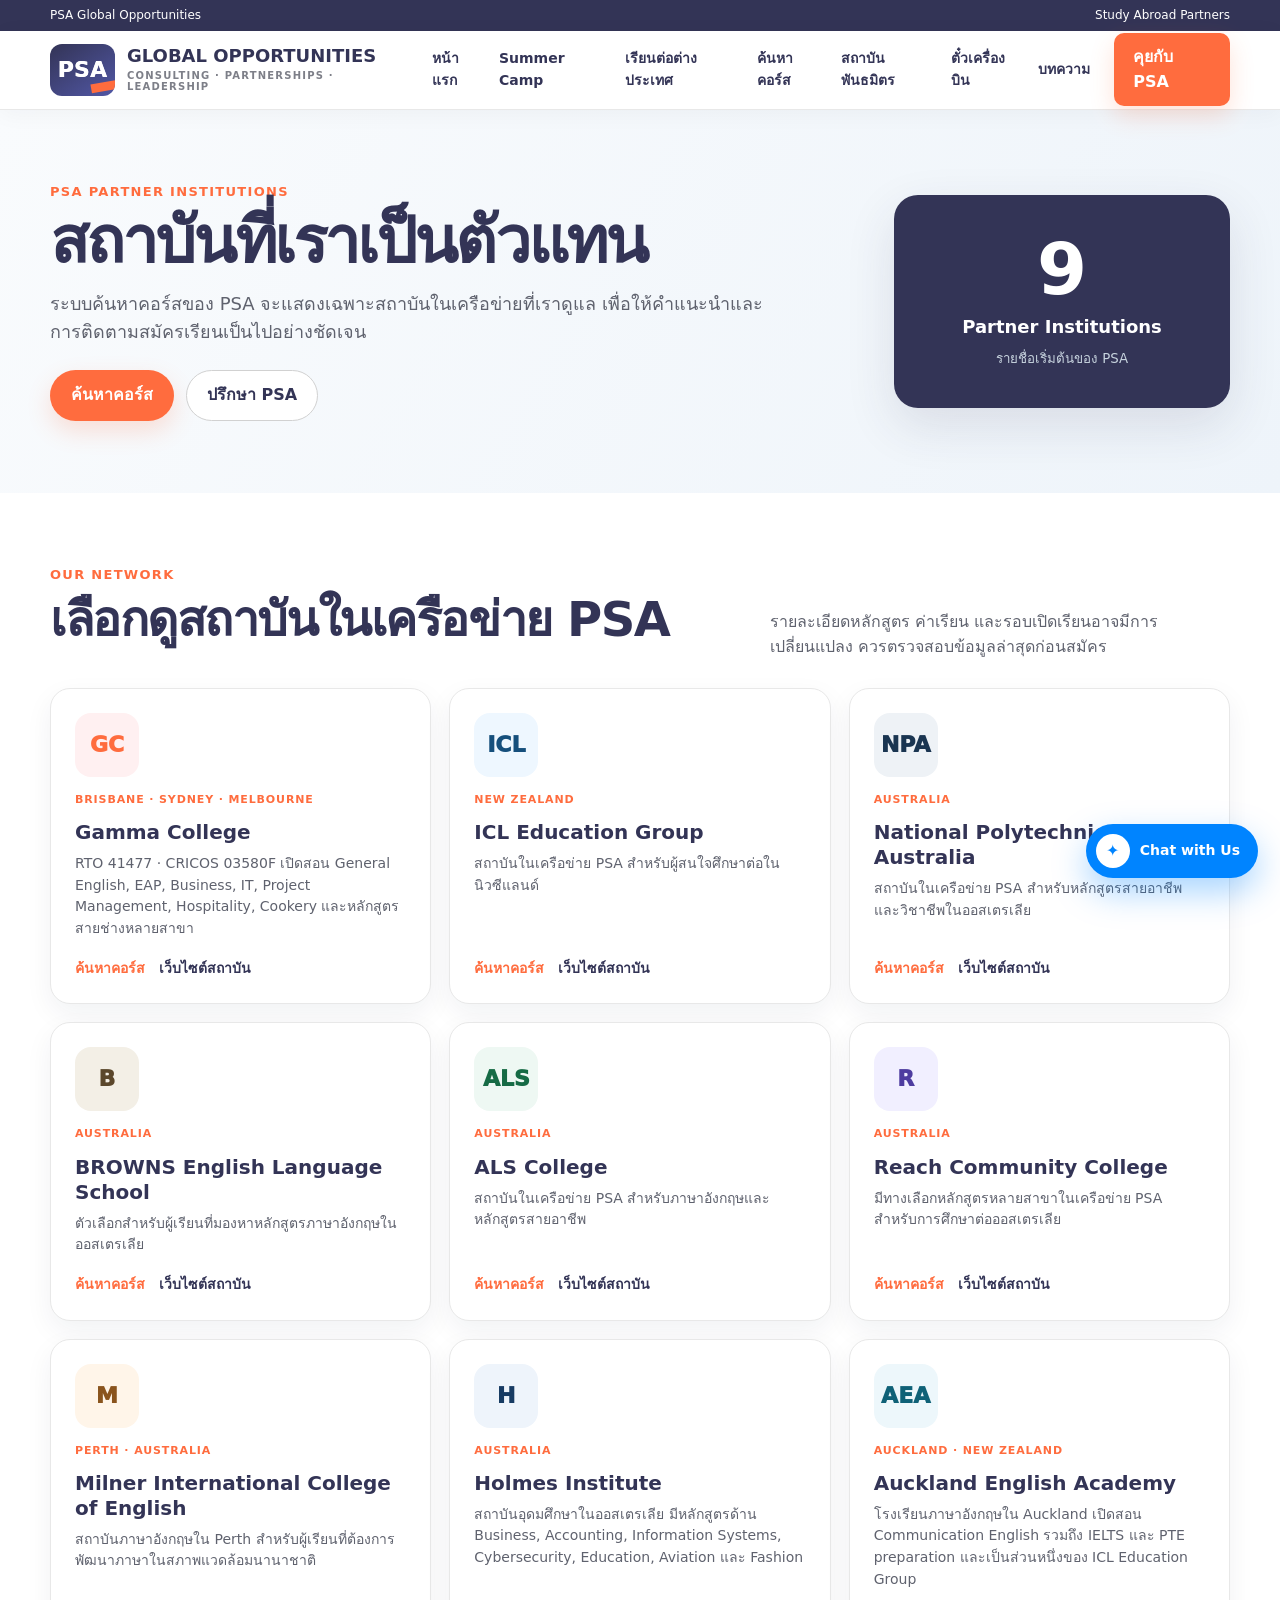
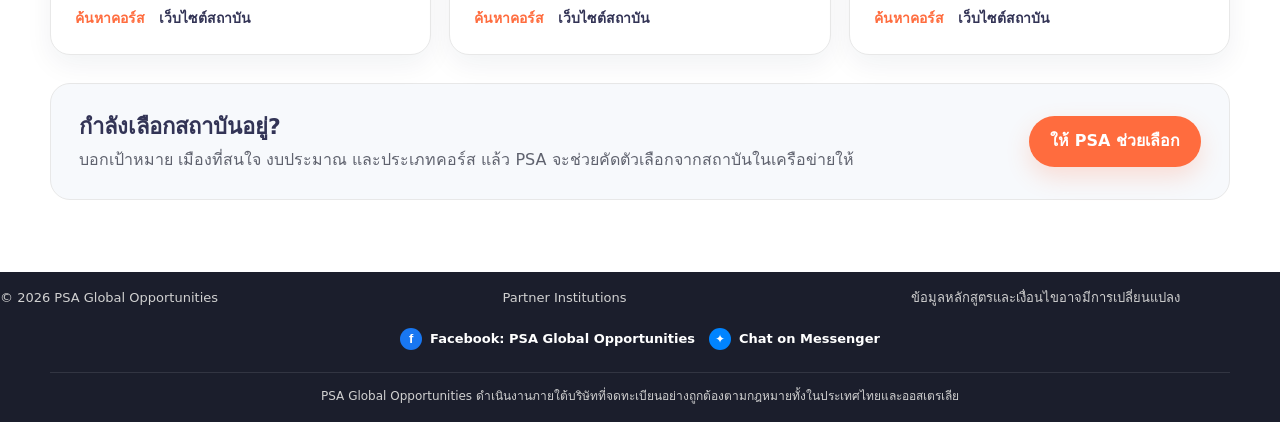
<file: partners.html>
<!doctype html>
<html lang="th">
<head>
  <meta charset="utf-8">
  <meta name="viewport" content="width=device-width,initial-scale=1">
  <title>สถาบันพันธมิตร | PSA Global Opportunities</title>
  <meta name="description" content="รายชื่อสถาบันพันธมิตรของ PSA สำหรับการเรียนต่อ Australia และ New Zealand">
  
  <link rel="canonical" href="https://psa-study-visa.pages.dev/partners.html">
  <link rel="icon" type="image/svg+xml" href="favicon.svg">
  <link rel="manifest" href="site.webmanifest">
  <meta name="theme-color" content="#19B5E8">
  <meta property="og:type" content="website">
  <meta property="og:site_name" content="PSA Global Opportunities">
  <meta property="og:title" content="สถาบันพันธมิตร | PSA Global Opportunities">
  <meta property="og:description" content="รายชื่อสถาบันพันธมิตรของ PSA สำหรับการเรียนต่อ Australia และ New Zealand">
  <meta property="og:url" content="https://psa-study-visa.pages.dev/partners.html">
  <meta property="og:image" content="https://images.unsplash.com/photo-1436491865332-7a61a109cc05?auto=format&fit=crop&w=1600&q=82">
  <meta name="twitter:card" content="summary_large_image">
  <link rel="stylesheet" href="styles.css">
</head>
<body>
  <div class="utility-bar travel-utility">
    <div class="container utility-inner">
      <span>PSA Global Opportunities</span>
      <span class="utility-links">Study Abroad Partners</span>
    </div>
  </div>

  <header class="header header-v2">
    <div class="container nav nav-v2">
      <a class="brand brand-v2" href="index.html" aria-label="PSA Global Opportunities">
        <span class="brandmark brandmark-v2">PSA</span>
        <span class="brandtext">GLOBAL OPPORTUNITIES<small>CONSULTING · PARTNERSHIPS · LEADERSHIP</small></span>
      </a>
      <nav class="navlinks navlinks-v2">
        <a href="index.html">หน้าแรก</a>
        
        <a href="summer-camp.html">Summer Camp</a>
        <a href="index.html#study-abroad">เรียนต่อต่างประเทศ</a>
        <a href="course-search.html">ค้นหาคอร์ส</a>
        <a href="partners.html">สถาบันพันธมิตร</a>
        <a href="flight-booking.html">ตั๋วเครื่องบิน</a>
        <a href="articles.html">บทความ</a>
      </nav>
      <a class="navcta navcta-v2" href="https://m.me/planstudyagency" target="_blank" rel="noopener">คุยกับ PSA</a>
      <button class="menuBtn" aria-label="เมนู">☰</button>
    </div>
  </header>

  <main>
    <section class="partners-hero">
      <div class="container partners-hero-inner">
        <div>
          <div class="section-kicker">PSA Partner Institutions</div>
          <h1>สถาบันที่เราเป็นตัวแทน</h1>
          <p>ระบบค้นหาคอร์สของ PSA จะแสดงเฉพาะสถาบันในเครือข่ายที่เราดูแล เพื่อให้คำแนะนำและการติดตามสมัครเรียนเป็นไปอย่างชัดเจน</p>
          <div class="hero-buttons">
            <a class="btn btn-primary" href="course-search.html">ค้นหาคอร์ส</a>
            <a class="btn btn-secondary" href="contact.html">ปรึกษา PSA</a>
          </div>
        </div>
        <div class="partner-count-card">
          <strong>9</strong>
          <span>Partner Institutions</span>
          <small>รายชื่อเริ่มต้นของ PSA</small>
        </div>
      </div>
    </section>

    <section class="partner-directory">
      <div class="container">
        <div class="partner-directory-head">
          <div>
            <div class="section-kicker">Our network</div>
            <h2 class="section-title">เลือกดูสถาบันในเครือข่าย PSA</h2>
          </div>
          <p>รายละเอียดหลักสูตร ค่าเรียน และรอบเปิดเรียนอาจมีการเปลี่ยนแปลง ควรตรวจสอบข้อมูลล่าสุดก่อนสมัคร</p>
        </div>

        <div class="partner-grid">
          <article class="partner-card">
            <div class="partner-logo gamma">GC</div>
            <div class="partner-meta">Brisbane · Sydney · Melbourne</div>
            <h3>Gamma College</h3>
            <p>RTO 41477 · CRICOS 03580F เปิดสอน General English, EAP, Business, IT, Project Management, Hospitality, Cookery และหลักสูตรสายช่างหลายสาขา</p>
            <div class="partner-links"><a href="course-search.html">ค้นหาคอร์ส</a><a href="https://gamma.edu.au/" target="_blank" rel="noopener">เว็บไซต์สถาบัน</a></div>
          </article>

          <article class="partner-card">
            <div class="partner-logo icl">ICL</div>
            <div class="partner-meta">New Zealand</div>
            <h3>ICL Education Group</h3>
            <p>สถาบันในเครือข่าย PSA สำหรับผู้สนใจศึกษาต่อในนิวซีแลนด์</p>
            <div class="partner-links"><a href="course-search.html">ค้นหาคอร์ส</a><a href="https://www.icl.ac.nz/" target="_blank" rel="noopener">เว็บไซต์สถาบัน</a></div>
          </article>

          <article class="partner-card">
            <div class="partner-logo npa">NPA</div>
            <div class="partner-meta">Australia</div>
            <h3>National Polytechnic of Australia</h3>
            <p>สถาบันในเครือข่าย PSA สำหรับหลักสูตรสายอาชีพและวิชาชีพในออสเตรเลีย</p>
            <div class="partner-links"><a href="course-search.html">ค้นหาคอร์ส</a><a href="https://npa.edu.au/" target="_blank" rel="noopener">เว็บไซต์สถาบัน</a></div>
          </article>

          <article class="partner-card">
            <div class="partner-logo browns">B</div>
            <div class="partner-meta">Australia</div>
            <h3>BROWNS English Language School</h3>
            <p>ตัวเลือกสำหรับผู้เรียนที่มองหาหลักสูตรภาษาอังกฤษในออสเตรเลีย</p>
            <div class="partner-links"><a href="course-search.html">ค้นหาคอร์ส</a><a href="https://brownsenglish.edu.au/" target="_blank" rel="noopener">เว็บไซต์สถาบัน</a></div>
          </article>

          <article class="partner-card">
            <div class="partner-logo als">ALS</div>
            <div class="partner-meta">Australia</div>
            <h3>ALS College</h3>
            <p>สถาบันในเครือข่าย PSA สำหรับภาษาอังกฤษและหลักสูตรสายอาชีพ</p>
            <div class="partner-links"><a href="course-search.html">ค้นหาคอร์ส</a><a href="https://alscollege.com.au/" target="_blank" rel="noopener">เว็บไซต์สถาบัน</a></div>
          </article>

          <article class="partner-card">
            <div class="partner-logo reach">R</div>
            <div class="partner-meta">Australia</div>
            <h3>Reach Community College</h3>
            <p>มีทางเลือกหลักสูตรหลายสาขาในเครือข่าย PSA สำหรับการศึกษาต่อออสเตรเลีย</p>
            <div class="partner-links"><a href="course-search.html">ค้นหาคอร์ส</a><a href="https://reachcollege.edu.au/" target="_blank" rel="noopener">เว็บไซต์สถาบัน</a></div>
          </article>

          <article class="partner-card">
            <div class="partner-logo milner">M</div>
            <div class="partner-meta">Perth · Australia</div>
            <h3>Milner International College of English</h3>
            <p>สถาบันภาษาอังกฤษใน Perth สำหรับผู้เรียนที่ต้องการพัฒนาภาษาในสภาพแวดล้อมนานาชาติ</p>
            <div class="partner-links"><a href="course-search.html">ค้นหาคอร์ส</a><a href="https://www.milner.wa.edu.au/" target="_blank" rel="noopener">เว็บไซต์สถาบัน</a></div>
          </article>
          <article class="partner-card">
            <div class="partner-logo holmes">H</div>
            <div class="partner-meta">Australia</div>
            <h3>Holmes Institute</h3>
            <p>สถาบันอุดมศึกษาในออสเตรเลีย มีหลักสูตรด้าน Business, Accounting, Information Systems, Cybersecurity, Education, Aviation และ Fashion</p>
            <div class="partner-links"><a href="course-search.html">ค้นหาคอร์ส</a><a href="https://holmes.edu.au/" target="_blank" rel="noopener">เว็บไซต์สถาบัน</a></div>
          </article>
          <article class="partner-card">
            <div class="partner-logo aea">AEA</div>
            <div class="partner-meta">Auckland · New Zealand</div>
            <h3>Auckland English Academy</h3>
            <p>โรงเรียนภาษาอังกฤษใน Auckland เปิดสอน Communication English รวมถึง IELTS และ PTE preparation และเป็นส่วนหนึ่งของ ICL Education Group</p>
            <div class="partner-links"><a href="course-search.html">ค้นหาคอร์ส</a><a href="https://english.co.nz/" target="_blank" rel="noopener">เว็บไซต์สถาบัน</a></div>
          </article>


        </div>

        <div class="partner-note">
          <div>
            <strong>กำลังเลือกสถาบันอยู่?</strong>
            <p>บอกเป้าหมาย เมืองที่สนใจ งบประมาณ และประเภทคอร์ส แล้ว PSA จะช่วยคัดตัวเลือกจากสถาบันในเครือข่ายให้</p>
          </div>
          <a class="btn btn-primary" href="contact.html">ให้ PSA ช่วยเลือก</a>
        </div>
      </div>
    </section>
  </main>

  <footer class="footer footer-v2">
    <div class="container footer-bottom footer-bottom-v2">
      <span>© 2026 PSA Global Opportunities</span>
      <span>Partner Institutions</span>
      <span>ข้อมูลหลักสูตรและเงื่อนไขอาจมีการเปลี่ยนแปลง</span>
    </div>
  <div class="footer-social"><a class="facebook-link" href="https://www.facebook.com/planstudyagency/" target="_blank" rel="noopener">Facebook: PSA Global Opportunities</a><a class="messenger-link" href="https://m.me/planstudyagency" target="_blank" rel="noopener">Chat on Messenger</a></div><div class="legal-trust-line">PSA Global Opportunities ดำเนินงานภายใต้บริษัทที่จดทะเบียนอย่างถูกต้องตามกฎหมายทั้งในประเทศไทยและออสเตรเลีย</div></footer>
  <script src="script.js"></script>
</body>
</html>
</file>
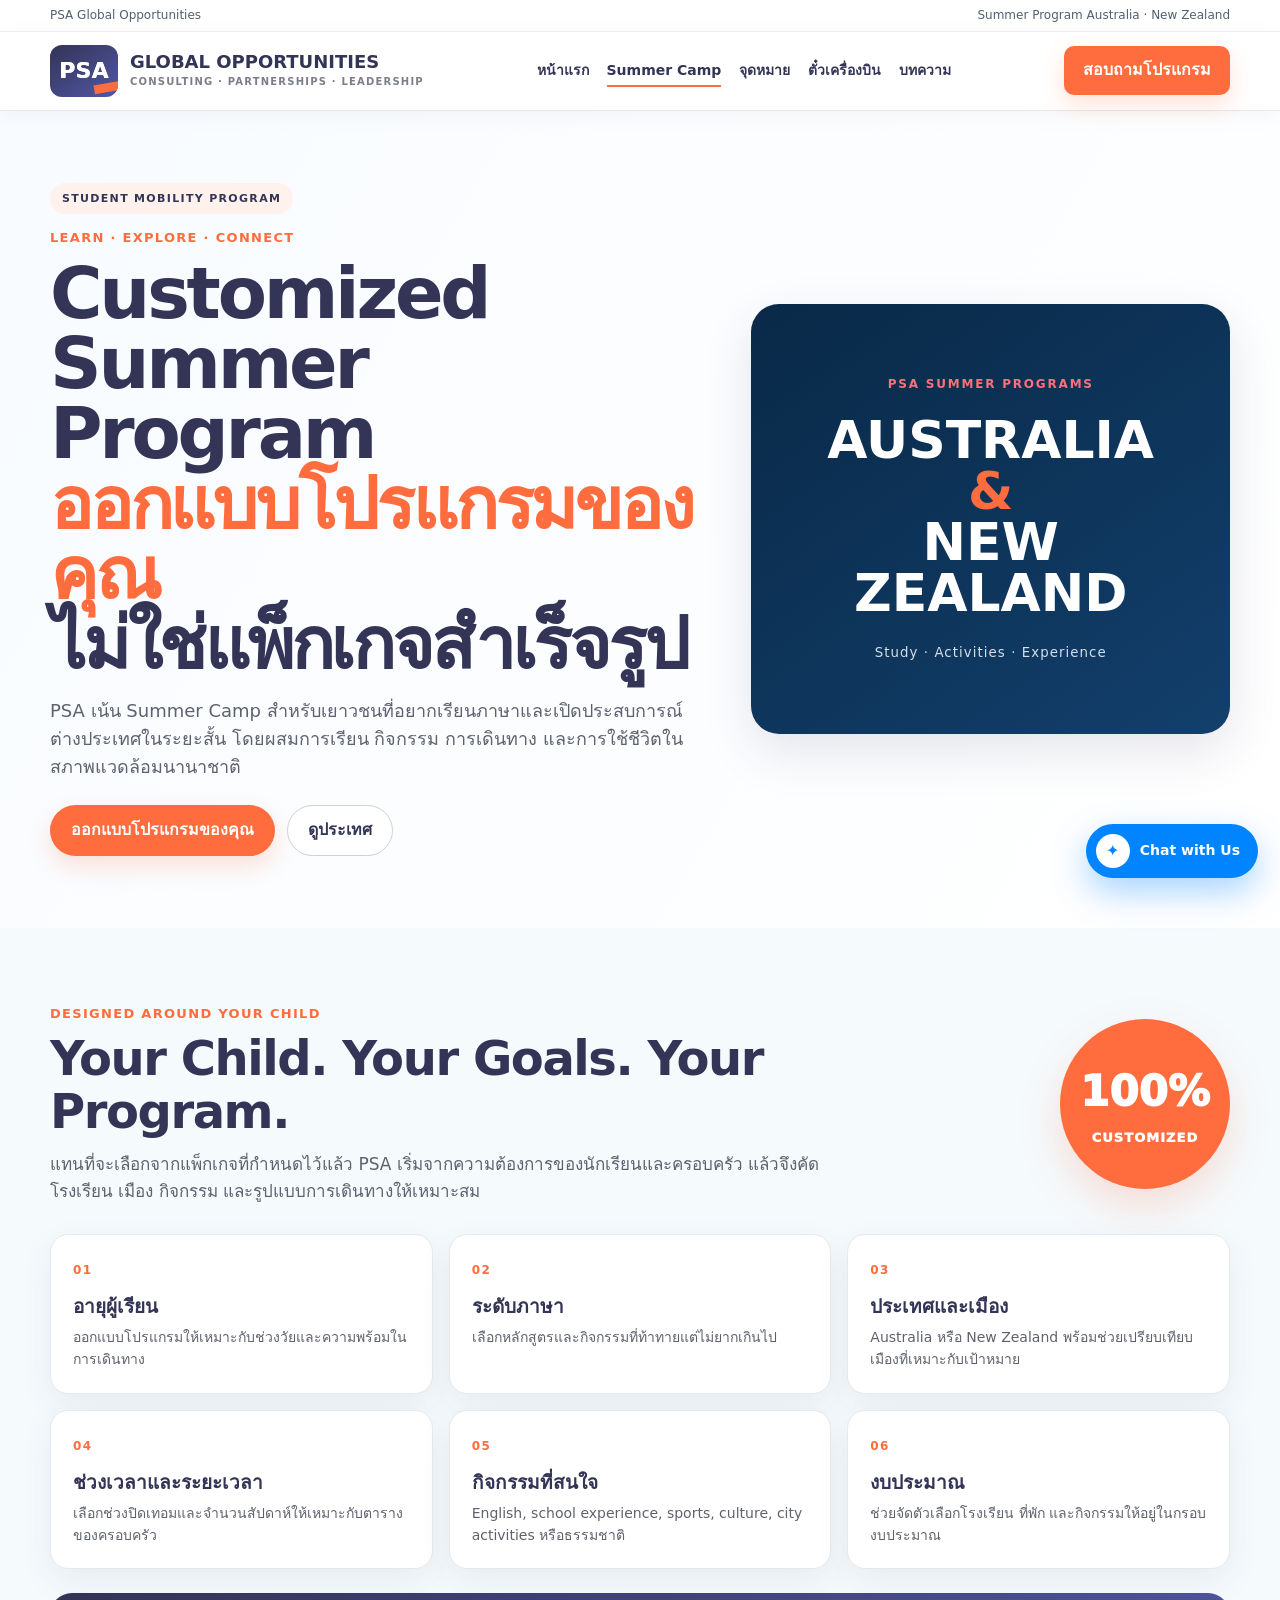
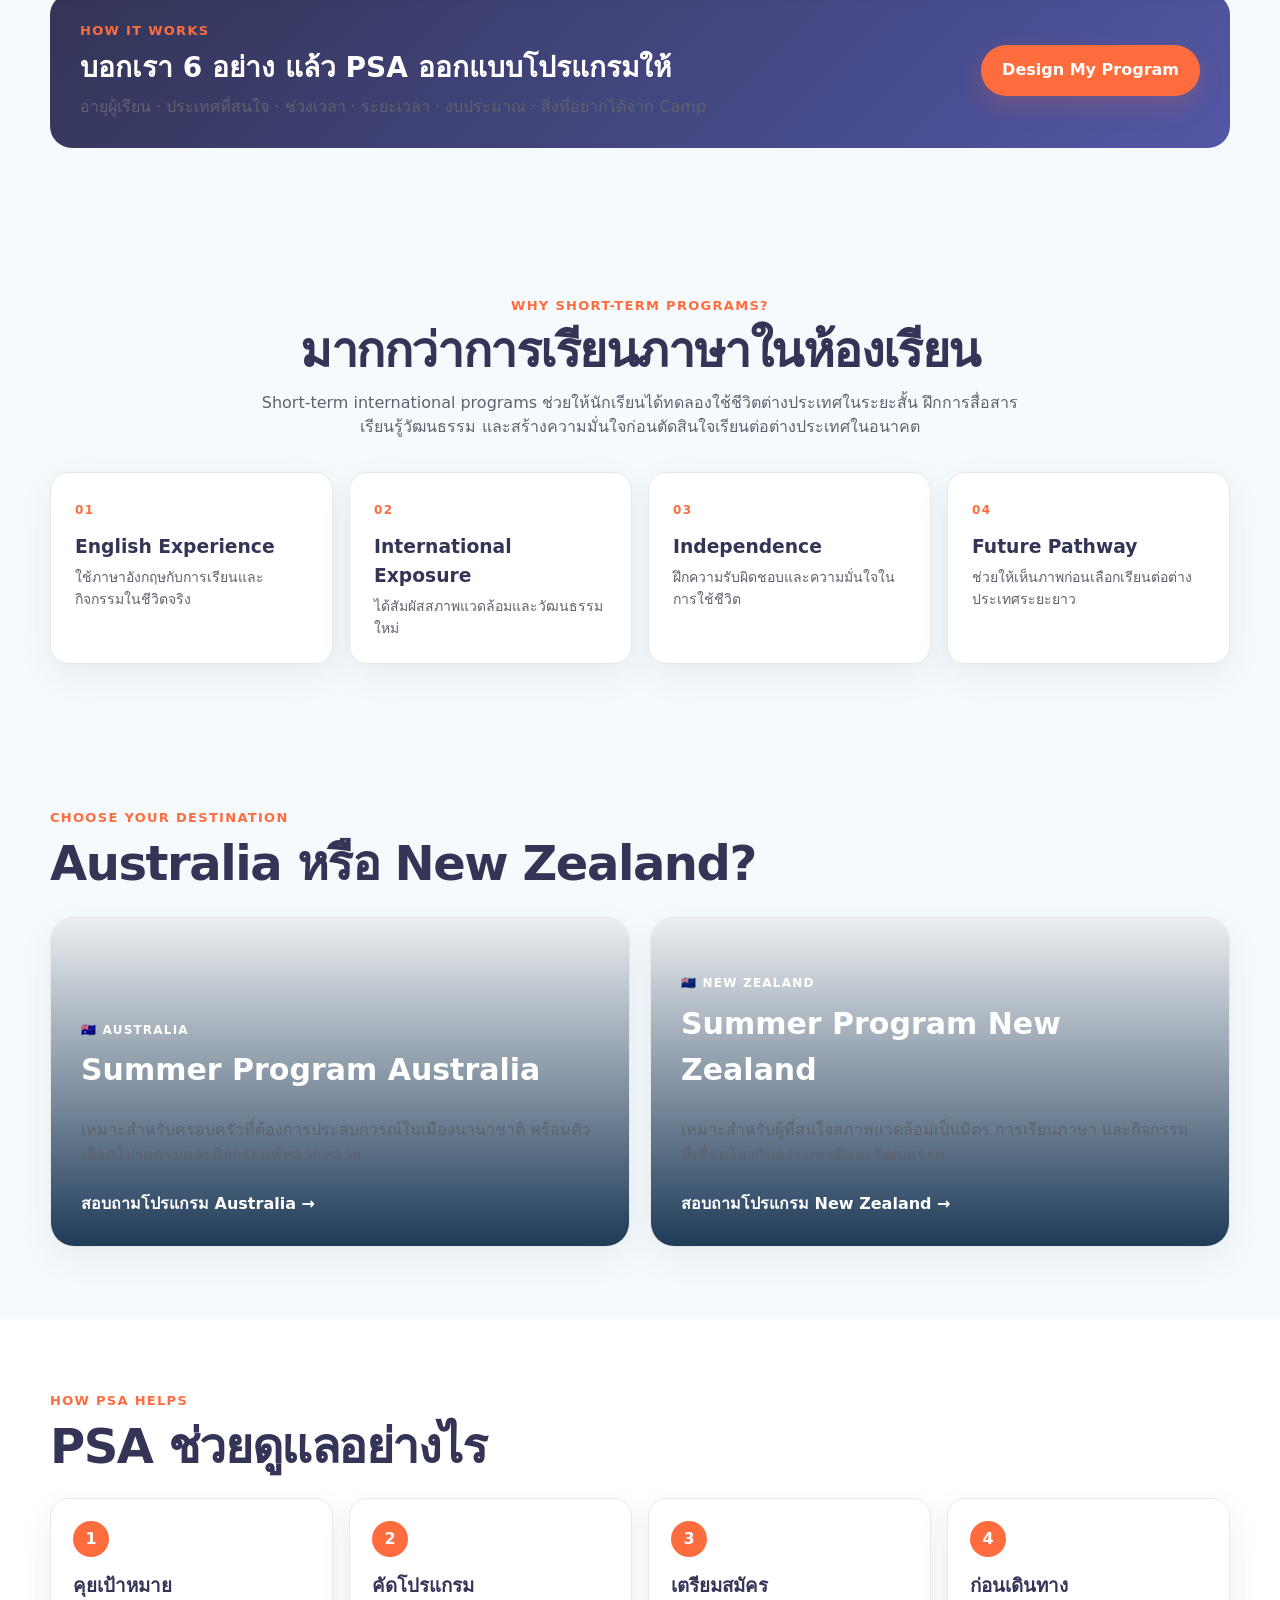
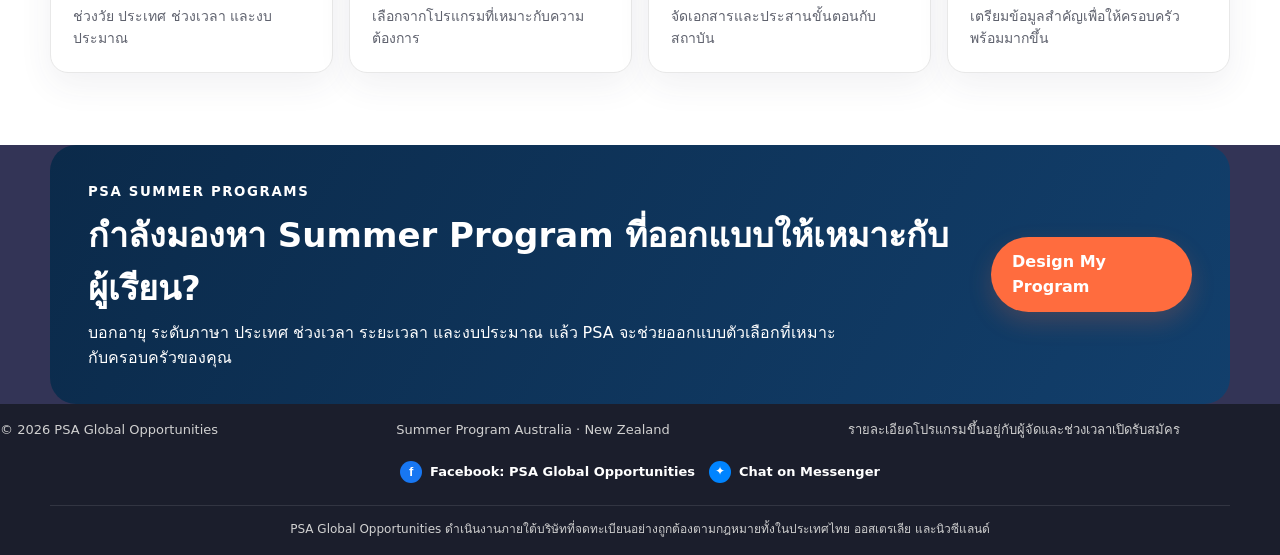
<file: summer-camp.html>
<!doctype html>
<html lang="th">
<head>
  <meta charset="utf-8">
  <meta name="viewport" content="width=device-width,initial-scale=1">
  <title>Summer Programs | PSA Global Opportunities</title>
  <meta name="description" content="Summer Camp ต่างประเทศสำหรับเยาวชน เน้น Australia และ New Zealand พร้อมกิจกรรม ภาษา วัฒนธรรม และการเตรียมตัวก่อนเดินทาง">
  
  <link rel="canonical" href="https://psaglobal.com.au/summer-camp.html">
  <link rel="icon" type="image/svg+xml" href="favicon.svg">
  <link rel="manifest" href="site.webmanifest">
  <meta name="theme-color" content="#19B5E8">
  <meta property="og:type" content="website">
  <meta property="og:site_name" content="PSA Global Opportunities">
  <meta property="og:title" content="Summer Programs | PSA Global Opportunities">
  <meta property="og:description" content="Summer Camp ต่างประเทศสำหรับเยาวชน เน้น Australia และ New Zealand พร้อมกิจกรรม ภาษา วัฒนธรรม และการเตรียมตัวก่อนเดินทาง">
  <meta property="og:url" content="https://psaglobal.com.au/summer-camp.html">
  <meta property="og:image" content="https://images.unsplash.com/photo-1436491865332-7a61a109cc05?auto=format&fit=crop&w=1600&q=82">
  <meta name="twitter:card" content="summary_large_image">
  <link rel="stylesheet" href="styles.css">
</head>
<body>
  <div class="utility-bar"><div class="container utility-inner"><span>PSA Global Opportunities</span><span class="utility-links">Summer Program Australia · New Zealand</span></div></div>
  <header class="header header-v2">
    <div class="container nav nav-v2">
      <a class="brand brand-v2" href="index.html"><span class="brandmark brandmark-v2">PSA</span><span class="brandtext">GLOBAL OPPORTUNITIES<small>CONSULTING · PARTNERSHIPS · LEADERSHIP</small></span></a>
      <nav class="navlinks navlinks-v2">
        <a href="index.html">หน้าแรก</a>
        
        <a class="active summer-nav-link" href="summer-camp.html">Summer Camp</a>
        <a href="index.html#destinations">จุดหมาย</a>
        <a href="flight-booking.html">ตั๋วเครื่องบิน</a>
        <a href="articles.html">บทความ</a>
      </nav>
      <a class="navcta navcta-v2" href="https://m.me/planstudyagency" target="_blank" rel="noopener">สอบถามโปรแกรม</a>
      <button class="menuBtn" aria-label="เมนู">☰</button>
    </div>
  </header>

  <main>
    <section class="summer-page-hero">
      <div class="container summer-page-grid">
        <div>
          <div class="hero-priority-badge">STUDENT MOBILITY PROGRAM</div>
          <div class="section-kicker">Learn · Explore · Connect</div>
          <h1>Customized Summer Program<br><strong>ออกแบบโปรแกรมของคุณ</strong><br>ไม่ใช่แพ็กเกจสำเร็จรูป</h1>
          <p>PSA เน้น Summer Camp สำหรับเยาวชนที่อยากเรียนภาษาและเปิดประสบการณ์ต่างประเทศในระยะสั้น โดยผสมการเรียน กิจกรรม การเดินทาง และการใช้ชีวิตในสภาพแวดล้อมนานาชาติ</p>
          <div class="hero-buttons">
            <a class="btn btn-primary" href="#customize">ออกแบบโปรแกรมของคุณ</a>
            <a class="btn btn-secondary" href="#compare">ดูประเทศ</a>
          </div>
        </div>
        <div class="summer-hero-card">
          <div class="summer-hero-card-top">PSA SUMMER PROGRAMS</div>
          <strong>AUSTRALIA<br><span>&amp;</span><br>NEW ZEALAND</strong>
          <small>Study · Activities · Experience</small>
        </div>
      </div>
    </section>


    <section class="custom-camp-section" id="customize">
      <div class="container">
        <div class="custom-camp-intro">
          <div>
            <div class="section-kicker">Designed Around Your Child</div>
            <h2 class="section-title">Your Child. Your Goals. Your Program.</h2>
            <p>แทนที่จะเลือกจากแพ็กเกจที่กำหนดไว้แล้ว PSA เริ่มจากความต้องการของนักเรียนและครอบครัว แล้วจึงคัดโรงเรียน เมือง กิจกรรม และรูปแบบการเดินทางให้เหมาะสม</p>
          </div>
          <div class="custom-camp-badge">100%<span>Customized</span></div>
        </div>

        <div class="custom-options-grid">
          <div><b>01</b><h3>อายุผู้เรียน</h3><p>ออกแบบโปรแกรมให้เหมาะกับช่วงวัยและความพร้อมในการเดินทาง</p></div>
          <div><b>02</b><h3>ระดับภาษา</h3><p>เลือกหลักสูตรและกิจกรรมที่ท้าทายแต่ไม่ยากเกินไป</p></div>
          <div><b>03</b><h3>ประเทศและเมือง</h3><p>Australia หรือ New Zealand พร้อมช่วยเปรียบเทียบเมืองที่เหมาะกับเป้าหมาย</p></div>
          <div><b>04</b><h3>ช่วงเวลาและระยะเวลา</h3><p>เลือกช่วงปิดเทอมและจำนวนสัปดาห์ให้เหมาะกับตารางของครอบครัว</p></div>
          <div><b>05</b><h3>กิจกรรมที่สนใจ</h3><p>English, school experience, sports, culture, city activities หรือธรรมชาติ</p></div>
          <div><b>06</b><h3>งบประมาณ</h3><p>ช่วยจัดตัวเลือกโรงเรียน ที่พัก และกิจกรรมให้อยู่ในกรอบงบประมาณ</p></div>
        </div>

        <div class="custom-camp-flow">
          <div class="custom-flow-copy">
            <div class="section-kicker">How it works</div>
            <h3>บอกเรา 6 อย่าง แล้ว PSA ออกแบบโปรแกรมให้</h3>
            <p>อายุผู้เรียน · ประเทศที่สนใจ · ช่วงเวลา · ระยะเวลา · งบประมาณ · สิ่งที่อยากได้จาก Camp</p>
          </div>
          <a class="btn btn-primary" href="https://m.me/planstudyagency" target="_blank" rel="noopener">Design My Program</a>
        </div>
      </div>
    </section>

    <section class="summer-intro">
      <div class="container">
        <div class="center-heading">
          <div class="section-kicker">Why Short-Term Programs?</div>
          <h2 class="section-title">มากกว่าการเรียนภาษาในห้องเรียน</h2>
          <p>Short-term international programs ช่วยให้นักเรียนได้ทดลองใช้ชีวิตต่างประเทศในระยะสั้น ฝึกการสื่อสาร เรียนรู้วัฒนธรรม และสร้างความมั่นใจก่อนตัดสินใจเรียนต่อต่างประเทศในอนาคต</p>
        </div>
        <div class="summer-benefit-grid">
          <div><b>01</b><h3>English Experience</h3><p>ใช้ภาษาอังกฤษกับการเรียนและกิจกรรมในชีวิตจริง</p></div>
          <div><b>02</b><h3>International Exposure</h3><p>ได้สัมผัสสภาพแวดล้อมและวัฒนธรรมใหม่</p></div>
          <div><b>03</b><h3>Independence</h3><p>ฝึกความรับผิดชอบและความมั่นใจในการใช้ชีวิต</p></div>
          <div><b>04</b><h3>Future Pathway</h3><p>ช่วยให้เห็นภาพก่อนเลือกเรียนต่อต่างประเทศระยะยาว</p></div>
        </div>
      </div>
    </section>

    <section class="summer-country-section" id="compare">
      <div class="container">
        <div class="section-kicker">Choose your destination</div>
        <h2 class="section-title">Australia หรือ New Zealand?</h2>
        <div class="summer-country-grid">
          <article class="summer-country-card australia">
            <div class="summer-country-tag">🇦🇺 AUSTRALIA</div>
            <h3>Summer Program Australia</h3>
            <p>เหมาะสำหรับครอบครัวที่ต้องการประสบการณ์ในเมืองนานาชาติ พร้อมตัวเลือกโปรแกรมและกิจกรรมที่หลากหลาย</p>
            <a href="contact.html">สอบถามโปรแกรม Australia →</a>
          </article>
          <article class="summer-country-card nz">
            <div class="summer-country-tag">🇳🇿 NEW ZEALAND</div>
            <h3>Summer Program New Zealand</h3>
            <p>เหมาะสำหรับผู้ที่สนใจสภาพแวดล้อมเป็นมิตร การเรียนภาษา และกิจกรรมที่เชื่อมโยงกับธรรมชาติและวัฒนธรรม</p>
            <a href="contact.html">สอบถามโปรแกรม New Zealand →</a>
          </article>
        </div>
      </div>
    </section>

    <section class="summer-process">
      <div class="container">
        <div class="section-kicker">How PSA helps</div>
        <h2 class="section-title">PSA ช่วยดูแลอย่างไร</h2>
        <div class="summer-process-grid">
          <div><span>1</span><h3>คุยเป้าหมาย</h3><p>ช่วงวัย ประเทศ ช่วงเวลา และงบประมาณ</p></div>
          <div><span>2</span><h3>คัดโปรแกรม</h3><p>เลือกจากโปรแกรมที่เหมาะกับความต้องการ</p></div>
          <div><span>3</span><h3>เตรียมสมัคร</h3><p>จัดเอกสารและประสานขั้นตอนกับสถาบัน</p></div>
          <div><span>4</span><h3>ก่อนเดินทาง</h3><p>เตรียมข้อมูลสำคัญเพื่อให้ครอบครัวพร้อมมากขึ้น</p></div>
        </div>
      </div>
    </section>

    <section class="summer-cta">
      <div class="container summer-cta-inner">
        <div><small>PSA SUMMER PROGRAMS</small><h2>กำลังมองหา Summer Program ที่ออกแบบให้เหมาะกับผู้เรียน?</h2><p>บอกอายุ ระดับภาษา ประเทศ ช่วงเวลา ระยะเวลา และงบประมาณ แล้ว PSA จะช่วยออกแบบตัวเลือกที่เหมาะกับครอบครัวของคุณ</p></div>
        <a class="btn btn-primary" href="https://m.me/planstudyagency" target="_blank" rel="noopener">Design My Program</a>
      </div>
    </section>
  </main>

  <footer class="footer footer-v2">
    <div class="container footer-bottom footer-bottom-v2">
      <span>© 2026 PSA Global Opportunities</span>
      <span>Summer Program Australia · New Zealand</span>
      <span>รายละเอียดโปรแกรมขึ้นอยู่กับผู้จัดและช่วงเวลาเปิดรับสมัคร</span>
    </div>
  <div class="footer-social"><a class="facebook-link" href="https://www.facebook.com/planstudyagency/" target="_blank" rel="noopener">Facebook: PSA Global Opportunities</a><a class="messenger-link" href="https://m.me/planstudyagency" target="_blank" rel="noopener">Chat on Messenger</a></div><div class="legal-trust-line">PSA Global Opportunities ดำเนินงานภายใต้บริษัทที่จดทะเบียนอย่างถูกต้องตามกฎหมายทั้งในประเทศไทย ออสเตรเลีย และนิวซีแลนด์</div></footer>
  <script src="script.js"></script>
</body>
</html>
</file>
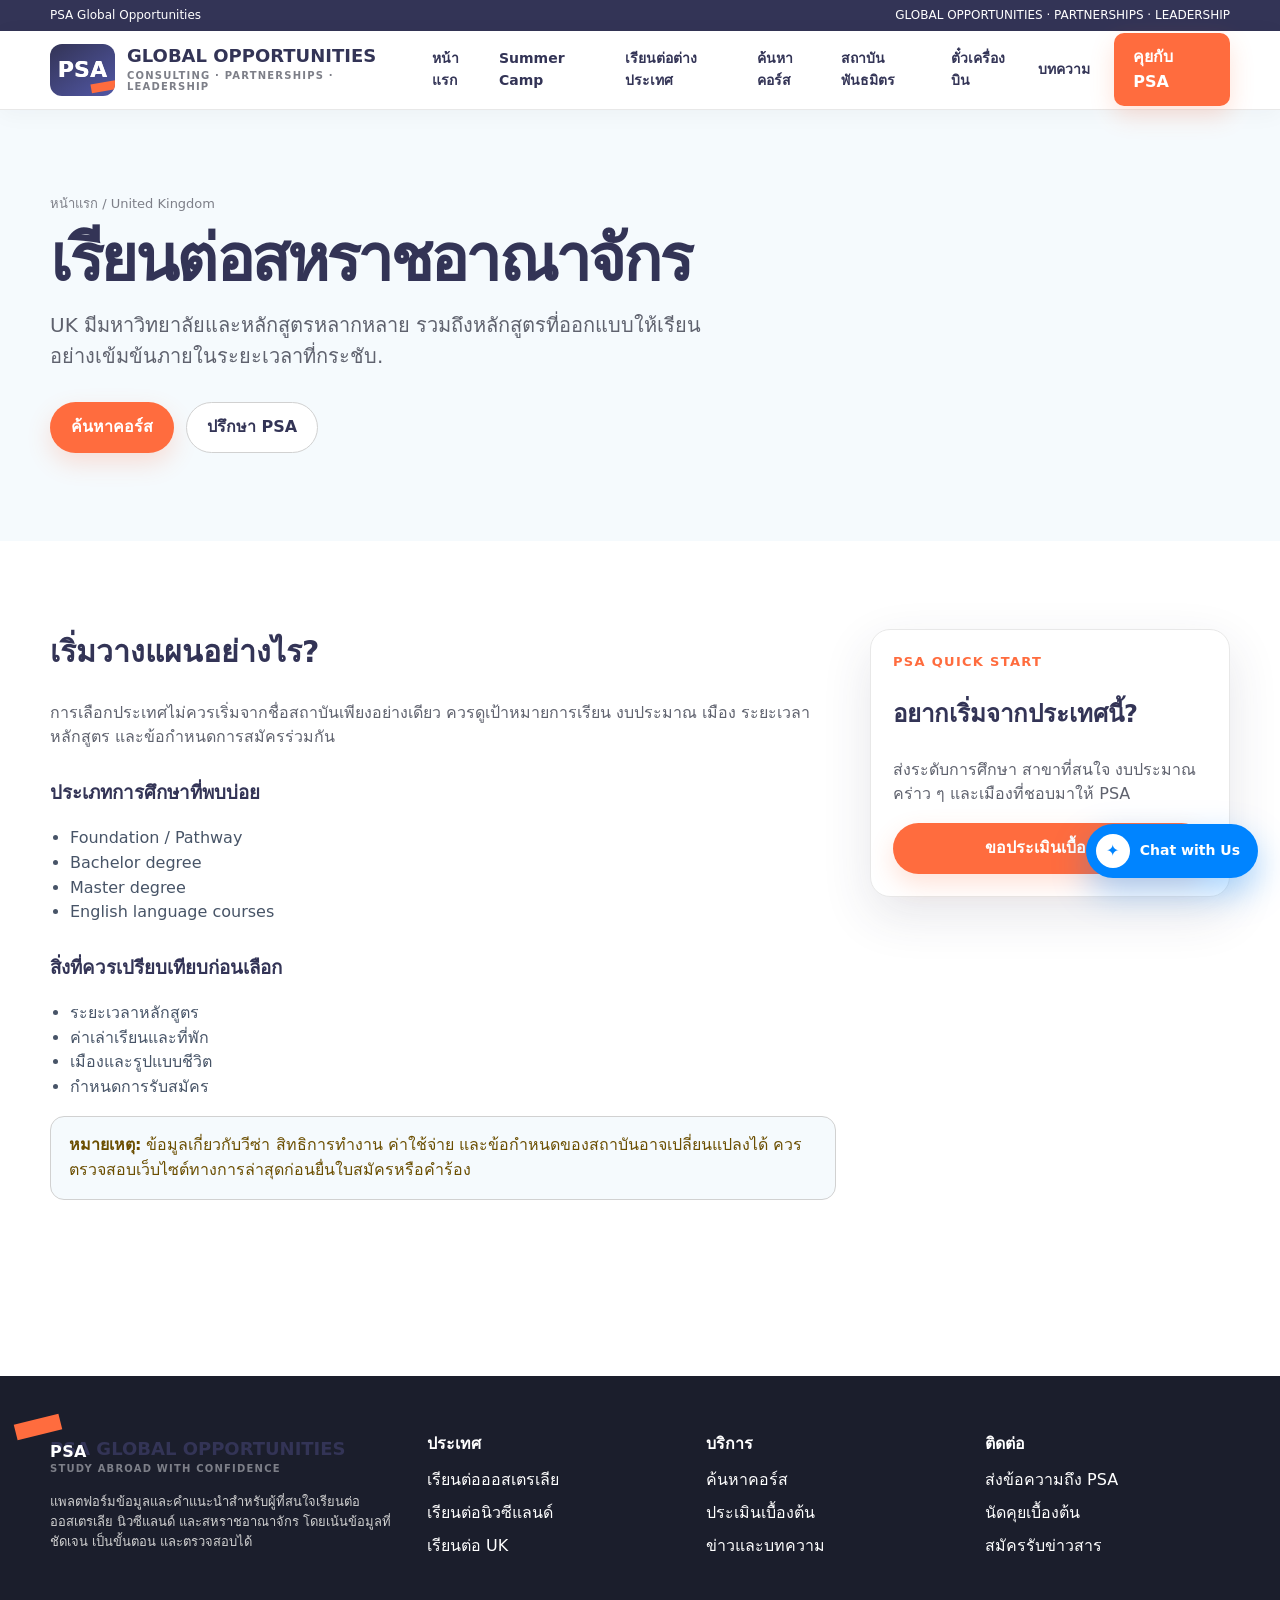
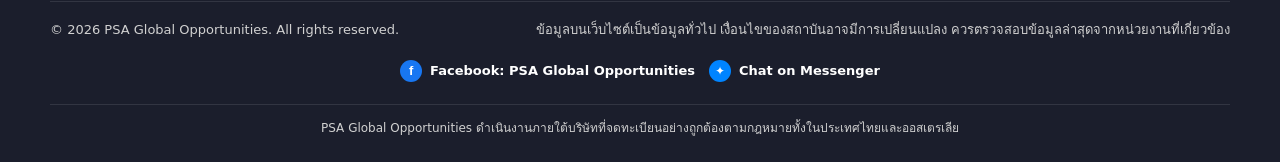
<file: uk.html>
<!doctype html><html lang="th"><head><meta charset="utf-8"><meta name="viewport" content="width=device-width,initial-scale=1"><title>เรียนต่อสหราชอาณาจักร | PSA Global Opportunities</title><link rel="stylesheet" href="styles.css"></head><body><div class="utility-bar travel-utility"><div class="container utility-inner"><span>PSA Global Opportunities</span><span class="utility-links">GLOBAL OPPORTUNITIES · PARTNERSHIPS · LEADERSHIP</span></div></div>
<header class="header header-v2 travel-header">
  <div class="container nav nav-v2">
    <a class="brand brand-v2" href="index.html"><span class="brandmark brandmark-v2">PSA</span><span class="brandtext">GLOBAL OPPORTUNITIES<small>CONSULTING · PARTNERSHIPS · LEADERSHIP</small></span></a>
    <nav class="navlinks navlinks-v2">
      <a href="index.html">หน้าแรก</a>
      
      <a href="summer-camp.html">Summer Camp</a>
      <a href="index.html#study-abroad">เรียนต่อต่างประเทศ</a>
      <a href="course-search.html">ค้นหาคอร์ส</a>
      <a href="partners.html">สถาบันพันธมิตร</a>
      <a href="flight-booking.html">ตั๋วเครื่องบิน</a>
      <a href="articles.html">บทความ</a>
    </nav>
    <a class="navcta navcta-v2" href="https://m.me/planstudyagency" target="_blank" rel="noopener">คุยกับ PSA</a>
    <button class="menuBtn" aria-label="เมนู">☰</button>
  </div>
</header><main><section class="page-hero"><div class="container"><div class="breadcrumb">หน้าแรก / United Kingdom</div><h1>เรียนต่อสหราชอาณาจักร</h1><p class="lead">UK มีมหาวิทยาลัยและหลักสูตรหลากหลาย รวมถึงหลักสูตรที่ออกแบบให้เรียนอย่างเข้มข้นภายในระยะเวลาที่กระชับ.</p><div class="hero-actions"><a class="btn btn-primary" href="course-search.html">ค้นหาคอร์ส</a><a class="btn btn-secondary" href="contact.html">ปรึกษา PSA</a></div></div></section><section><div class="container content-grid"><article class="prose"><h2>เริ่มวางแผนอย่างไร?</h2><p>การเลือกประเทศไม่ควรเริ่มจากชื่อสถาบันเพียงอย่างเดียว ควรดูเป้าหมายการเรียน งบประมาณ เมือง ระยะเวลาหลักสูตร และข้อกำหนดการสมัครร่วมกัน</p><h3>ประเภทการศึกษาที่พบบ่อย</h3><ul><li>Foundation / Pathway</li><li>Bachelor degree</li><li>Master degree</li><li>English language courses</li></ul><h3>สิ่งที่ควรเปรียบเทียบก่อนเลือก</h3><ul><li>ระยะเวลาหลักสูตร</li><li>ค่าเล่าเรียนและที่พัก</li><li>เมืองและรูปแบบชีวิต</li><li>กำหนดการรับสมัคร</li></ul><div class="notice"><b>หมายเหตุ:</b> ข้อมูลเกี่ยวกับวีซ่า สิทธิการทำงาน ค่าใช้จ่าย และข้อกำหนดของสถาบันอาจเปลี่ยนแปลงได้ ควรตรวจสอบเว็บไซต์ทางการล่าสุดก่อนยื่นใบสมัครหรือคำร้อง</div></article><aside class="sidecard"><div class="section-kicker">PSA Quick Start</div><h3 style="color:var(--navy);font-size:24px">อยากเริ่มจากประเทศนี้?</h3><p style="color:var(--muted)">ส่งระดับการศึกษา สาขาที่สนใจ งบประมาณคร่าว ๆ และเมืองที่ชอบมาให้ PSA</p><a class="btn btn-primary" style="width:100%" href="contact.html">ขอประเมินเบื้องต้น</a></aside></div></section></main><footer class="footer"><div class="container"><div class="footer-grid"><div><a class="brand" href="index.html" style="color:white"><span class="brandmark"></span><span class="brandtext">PSA GLOBAL OPPORTUNITIES<small>STUDY ABROAD WITH CONFIDENCE</small></span></a><p class="small" style="margin-top:18px;max-width:440px">แพลตฟอร์มข้อมูลและคำแนะนำสำหรับผู้ที่สนใจเรียนต่อออสเตรเลีย นิวซีแลนด์ และสหราชอาณาจักร โดยเน้นข้อมูลที่ชัดเจน เป็นขั้นตอน และตรวจสอบได้</p></div><div><h4>ประเทศ</h4><a href="australia.html">เรียนต่อออสเตรเลีย</a><a href="new-zealand.html">เรียนต่อนิวซีแลนด์</a><a href="uk.html">เรียนต่อ UK</a></div><div><h4>บริการ</h4><a href="course-search.html">ค้นหาคอร์ส</a><a href="contact.html">ประเมินเบื้องต้น</a><a href="articles.html">ข่าวและบทความ</a></div><div><h4>ติดต่อ</h4><a href="https://m.me/planstudyagency" target="_blank" rel="noopener">ส่งข้อความถึง PSA</a><a href="contact.html">นัดคุยเบื้องต้น</a><a href="contact.html">สมัครรับข่าวสาร</a></div></div><div class="footer-bottom"><span>© 2026 PSA Global Opportunities. All rights reserved.</span><span>ข้อมูลบนเว็บไซต์เป็นข้อมูลทั่วไป เงื่อนไขของสถาบันอาจมีการเปลี่ยนแปลง ควรตรวจสอบข้อมูลล่าสุดจากหน่วยงานที่เกี่ยวข้อง</span></div></div><div class="footer-social"><a class="facebook-link" href="https://www.facebook.com/planstudyagency/" target="_blank" rel="noopener">Facebook: PSA Global Opportunities</a><a class="messenger-link" href="https://m.me/planstudyagency" target="_blank" rel="noopener">Chat on Messenger</a></div><div class="legal-trust-line">PSA Global Opportunities ดำเนินงานภายใต้บริษัทที่จดทะเบียนอย่างถูกต้องตามกฎหมายทั้งในประเทศไทยและออสเตรเลีย</div></footer><script src="script.js"></script></body></html>
</file>
<file: styles.css>
:root{
  --red:#F47B4A;
  --red-dark:#D96336;
  --navy:#18A8A6;
  --deep-green:#146B6D;
  --mint:#BFE9E7;
  --yellow:#F4C542;
  --ink:#173A3C;
  --muted:#607678;
  --line:#DCE9E8;
  --soft:#F7FBFA;
  --white:#fff;
  --shadow:0 18px 50px rgba(24,168,166,.12);
  --radius:22px;
}
*{box-sizing:border-box}
html{scroll-behavior:smooth}
body{margin:0;font-family:Inter,ui-sans-serif,system-ui,-apple-system,BlinkMacSystemFont,"Segoe UI",sans-serif;color:var(--ink);background:#fff;line-height:1.55}
a{color:inherit;text-decoration:none}
img{max-width:100%;display:block}
.container{width:min(1180px,calc(100% - 36px));margin:auto}
.topbar{background:var(--navy);color:#fff;font-size:14px}
.topbar .container{display:flex;justify-content:space-between;gap:16px;padding:8px 0;flex-wrap:wrap}
.header{position:sticky;top:0;z-index:20;background:rgba(255,255,255,.96);backdrop-filter:blur(10px);border-bottom:1px solid rgba(230,233,239,.8)}
.nav{height:78px;display:flex;align-items:center;justify-content:space-between;gap:24px}
.brand{display:flex;align-items:center;gap:12px;font-weight:800;color:var(--navy)}
.brandmark{width:52px;height:52px;border-radius:16px;background:linear-gradient(135deg,var(--navy),#174d80);position:relative;overflow:hidden;box-shadow:0 8px 24px rgba(11,42,74,.18)}
.brandmark:before{content:"PSA";position:absolute;inset:0;display:grid;place-items:center;color:#fff;font-weight:900;letter-spacing:.4px}
.brandmark:after{content:"";position:absolute;width:46px;height:16px;background:var(--red);right:-11px;bottom:5px;transform:rotate(-14deg)}
.brandtext{display:flex;flex-direction:column;line-height:1.05}.brandtext small{font-weight:700;color:var(--red);letter-spacing:.12em;font-size:10px;margin-top:5px}
.navlinks{display:flex;align-items:center;gap:22px;font-size:15px;font-weight:650}
.navlinks a{padding:28px 0;position:relative}.navlinks a:after{content:"";position:absolute;left:0;right:100%;bottom:20px;height:2px;background:var(--red);transition:.2s}.navlinks a:hover:after,.navlinks a.active:after{right:0}
.navcta,.btn{display:inline-flex;align-items:center;justify-content:center;border-radius:999px;padding:12px 20px;font-weight:750;border:1px solid transparent;transition:.2s;cursor:pointer}
.btn-primary,.navcta{background:var(--red);color:#fff;box-shadow:0 10px 24px rgba(230,0,18,.18)}
.btn-primary:hover,.navcta:hover{background:var(--red-dark);transform:translateY(-1px)}
.btn-secondary{background:#fff;color:var(--navy);border-color:#ccd5df}.btn-secondary:hover{border-color:var(--navy);transform:translateY(-1px)}
.menuBtn{display:none;border:0;background:#fff;font-size:26px;color:var(--navy)}
.hero{position:relative;overflow:hidden;background:linear-gradient(120deg,#fff 0%,#f7fbff 55%,#eef6ff 100%)}
.hero-grid{display:grid;grid-template-columns:1.03fr .97fr;min-height:640px;align-items:center;gap:48px;padding:54px 0}
.eyebrow{display:inline-flex;gap:8px;align-items:center;color:var(--red);font-size:13px;font-weight:800;letter-spacing:.08em;text-transform:uppercase}.dot{width:8px;height:8px;border-radius:50%;background:var(--red)}
h1{font-size:clamp(42px,6vw,76px);line-height:.98;letter-spacing:-.045em;margin:14px 0 22px;color:var(--navy)}
.hero h1 strong{color:var(--red)}
.lead{font-size:20px;color:#475467;max-width:680px}
.hero-actions{display:flex;gap:12px;margin:30px 0 24px;flex-wrap:wrap}
.trustline{display:flex;gap:26px;flex-wrap:wrap;color:#475467;font-size:14px}.trustline b{color:var(--navy)}
.hero-card{background:#fff;border-radius:30px;box-shadow:var(--shadow);overflow:hidden;position:relative}
.hero-card img{aspect-ratio:1.42/1;object-fit:cover;object-position:center}
.hero-card .overlay{position:absolute;left:18px;right:18px;bottom:18px;background:rgba(11,42,74,.92);color:#fff;border-radius:20px;padding:18px 20px;display:flex;justify-content:space-between;gap:16px;align-items:center}
.hero-card .overlay small{display:block;color:#dfe8f2}
.stats{margin-top:-28px;position:relative;z-index:3}.stats-grid{display:grid;grid-template-columns:repeat(4,1fr);background:#fff;border:1px solid var(--line);border-radius:24px;box-shadow:var(--shadow);overflow:hidden}.stat{padding:24px;text-align:center}.stat+.stat{border-left:1px solid var(--line)}.stat b{font-size:27px;color:var(--navy)}.stat span{display:block;color:var(--muted);font-size:13px;margin-top:3px}
section{padding:88px 0}.section-kicker{font-size:13px;letter-spacing:.1em;text-transform:uppercase;font-weight:800;color:var(--red)}.section-title{font-size:clamp(30px,4vw,48px);letter-spacing:-.03em;line-height:1.1;color:var(--navy);margin:8px 0 14px}.section-copy{max-width:760px;color:var(--muted);font-size:17px}
.cards-3{display:grid;grid-template-columns:repeat(3,1fr);gap:22px;margin-top:34px}.country-card{border-radius:24px;overflow:hidden;position:relative;min-height:420px;box-shadow:var(--shadow)}.country-card img{width:100%;height:100%;object-fit:cover;position:absolute;inset:0}.country-card:after{content:"";position:absolute;inset:0;background:linear-gradient(180deg,transparent 25%,rgba(2,12,24,.82) 100%)}.country-card .content{position:absolute;left:22px;right:22px;bottom:22px;color:#fff;z-index:2}.country-card h3{font-size:30px;margin:0}.country-card p{margin:6px 0 16px;color:#eef4fa}.pill{display:inline-block;border-radius:999px;padding:7px 11px;font-size:12px;font-weight:800;background:rgba(255,255,255,.15);backdrop-filter:blur(8px);border:1px solid rgba(255,255,255,.24)}
.services{background:var(--soft)}.service-grid{display:grid;grid-template-columns:repeat(3,1fr);gap:18px;margin-top:32px}.service{background:#fff;border:1px solid var(--line);border-radius:20px;padding:24px}.iconbox{width:48px;height:48px;border-radius:14px;background:#fff0f1;color:var(--red);display:grid;place-items:center;font-size:21px;font-weight:900}.service h3{margin:16px 0 8px;color:var(--navy)}.service p{margin:0;color:var(--muted)}
.searchbox{border-radius:26px;background:var(--navy);color:#fff;padding:36px;box-shadow:var(--shadow)}.searchbox h2{margin:0 0 8px;font-size:34px}.searchform{display:grid;grid-template-columns:1.2fr 1fr 1fr auto;gap:12px;margin-top:22px}.field{background:#fff;border-radius:14px;padding:10px 13px;color:var(--ink);border:1px solid transparent}.field label{display:block;font-size:11px;color:#667085;text-transform:uppercase;letter-spacing:.08em;font-weight:800}.field select,.field input{width:100%;border:0;outline:none;background:transparent;font:inherit;color:var(--ink);padding-top:4px}
.why{display:grid;grid-template-columns:.95fr 1.05fr;gap:48px;align-items:center}.why-photo{border-radius:28px;overflow:hidden;box-shadow:var(--shadow)}.why-photo img{width:100%;min-height:520px;object-fit:cover}.checklist{display:grid;gap:14px;margin-top:24px}.check{display:flex;gap:12px;align-items:flex-start}.check i{font-style:normal;width:26px;height:26px;border-radius:50%;background:#e8f6ee;color:#16823a;display:grid;place-items:center;font-weight:900;flex:0 0 auto}
.articles{background:var(--soft)}.article-grid{display:grid;grid-template-columns:repeat(3,1fr);gap:20px;margin-top:30px}.article{background:#fff;border-radius:20px;border:1px solid var(--line);overflow:hidden}.article .thumb{height:190px;background:linear-gradient(135deg,#dfeeff,#fff0f1);display:grid;place-items:center;color:var(--navy);font-size:52px}.article .body{padding:20px}.article small{color:var(--red);font-weight:800}.article h3{margin:8px 0;color:var(--navy)}.article p{color:var(--muted)}
.cta{background:linear-gradient(120deg,var(--navy),#174d80);color:#fff;border-radius:28px;padding:42px;display:flex;align-items:center;justify-content:space-between;gap:26px}.cta h2{margin:0;font-size:36px}.cta p{margin:8px 0 0;color:#d9e4ee;max-width:680px}
.footer{margin-top:88px;background:#071b2f;color:#d8e1ea;padding:56px 0 24px}.footer-grid{display:grid;grid-template-columns:1.4fr repeat(3,1fr);gap:34px}.footer h4{color:#fff;margin:0 0 12px}.footer a{display:block;margin:8px 0;color:#c8d3dd}.footer .small{font-size:13px;color:#92a3b3}.footer-bottom{border-top:1px solid rgba(255,255,255,.1);margin-top:34px;padding-top:18px;display:flex;justify-content:space-between;gap:16px;flex-wrap:wrap;font-size:13px;color:#92a3b3}
.page-hero{padding:84px 0 64px;background:linear-gradient(120deg,#f8fbff,#fff)}.page-hero h1{font-size:clamp(42px,5vw,64px);margin-bottom:16px}.breadcrumb{font-size:13px;color:#7b8794}.content-grid{display:grid;grid-template-columns:1fr 360px;gap:34px;align-items:start}.sidecard{position:sticky;top:104px;background:#fff;border:1px solid var(--line);border-radius:20px;padding:22px;box-shadow:var(--shadow)}.prose h2{color:var(--navy);font-size:30px;margin-top:0}.prose h3{color:var(--navy);margin-top:28px}.prose p,.prose li{color:#475467}.prose ul{padding-left:20px}.notice{background:#fff8e6;border:1px solid #f4d98d;padding:16px 18px;border-radius:14px;color:#6b4e00}
.contact-grid{display:grid;grid-template-columns:.9fr 1.1fr;gap:36px}.contact-card{background:var(--soft);border-radius:24px;padding:28px}.contact-form{display:grid;grid-template-columns:1fr 1fr;gap:14px}.contact-form .full{grid-column:1/-1}.input{border:1px solid #d9dfe7;border-radius:12px;padding:13px 14px;font:inherit;width:100%;background:#fff}.input:focus{outline:2px solid rgba(230,0,18,.12);border-color:var(--red)}
.results{margin-top:28px;display:grid;gap:14px}.result{border:1px solid var(--line);border-radius:18px;padding:18px;background:#fff}.result h3{margin:0;color:var(--navy)}.result-meta{display:flex;gap:10px;flex-wrap:wrap;margin:10px 0}.tag{font-size:12px;border-radius:999px;padding:6px 9px;background:#eef4fa;color:var(--navy);font-weight:700}
@media(max-width:980px){.navlinks{display:none}.menuBtn{display:block}.hero-grid,.why,.content-grid,.contact-grid{grid-template-columns:1fr}.hero-grid{padding-top:36px}.hero-card{max-width:760px}.stats-grid{grid-template-columns:repeat(2,1fr)}.stat:nth-child(3){border-left:0;border-top:1px solid var(--line)}.stat:nth-child(4){border-top:1px solid var(--line)}.cards-3,.service-grid,.article-grid{grid-template-columns:1fr 1fr}.searchform{grid-template-columns:1fr 1fr}.searchform .btn{grid-column:1/-1}.sidecard{position:static}.footer-grid{grid-template-columns:1fr 1fr}}
@media(max-width:640px){.container{width:min(100% - 24px,1180px)}.topbar{display:none}.nav{height:68px}.navcta{display:none}.brandtext{font-size:14px}.hero-grid{min-height:auto;gap:28px;padding:38px 0 62px}h1{font-size:46px}.lead{font-size:17px}.hero-card .overlay{position:static;border-radius:0}.stats{margin-top:-30px}.stats-grid{grid-template-columns:1fr 1fr}.cards-3,.service-grid,.article-grid,.searchform,.footer-grid,.contact-form{grid-template-columns:1fr}.contact-form .full{grid-column:auto}.country-card{min-height:360px}.cta{padding:30px 24px;display:block}.cta .btn{margin-top:18px}.footer{margin-top:62px}}

/* PSA homepage v2 */
.utility-bar{background:#fff;border-bottom:1px solid #edf0f4;font-size:12px;color:#52606d}
.utility-inner{display:flex;justify-content:space-between;align-items:center;padding:6px 0}
.header-v2{box-shadow:0 5px 18px rgba(11,42,74,.06)}
.nav-v2{height:72px}.brand-v2{min-width:210px}.brandmark-v2{width:62px;height:46px;border-radius:12px;background:linear-gradient(145deg,var(--navy),#143c66);color:#fff;display:grid;place-items:center;font-weight:900;font-size:20px;box-shadow:none}.brandmark-v2:after{content:"";position:absolute;right:-4px;bottom:5px;width:28px;height:9px;background:var(--red);transform:rotate(-10deg)}
.navlinks-v2{gap:18px;font-size:14px}.navlinks-v2 a{padding:26px 0}.navcta-v2{border-radius:10px;padding:11px 18px}
.hero-banner{padding:0;background:#fff;position:relative}.hero-cover-wrap{max-width:2048px;margin:auto;overflow:hidden;background:#eef4fa}.hero-cover{width:100%;height:auto;min-height:360px;object-fit:cover}
.search-float{position:relative;margin-top:-42px;z-index:5;background:linear-gradient(120deg,#0a2b4d,#0f416f);padding:18px 20px 20px;border-radius:18px;box-shadow:0 22px 50px rgba(11,42,74,.20)}
.search-head{color:#fff;font-weight:900;font-size:23px;display:flex;gap:8px;align-items:center;margin-bottom:10px}.searchform-v2{grid-template-columns:1fr 1fr 1fr 1fr auto;margin:0}.field-v2{border-radius:10px;padding:9px 12px}.field-v2 label{text-transform:none;letter-spacing:0;font-size:11px}.search-btn{border-radius:10px;min-width:110px}
.destinations-v2{padding:64px 0 72px}.section-heading-row{display:flex;justify-content:space-between;gap:24px;align-items:end}.text-link{font-weight:800;color:var(--navy);white-space:nowrap}.country-grid-v2{margin-top:24px}.country-card-v2{background:#fff;border:1px solid var(--line);border-radius:18px;overflow:hidden;box-shadow:0 12px 34px rgba(11,42,74,.09);transition:.2s}.country-card-v2:hover{transform:translateY(-4px);box-shadow:0 18px 42px rgba(11,42,74,.14)}.country-card-v2>img{width:100%;height:185px;object-fit:cover}.country-card-body{display:flex;gap:12px;padding:18px 18px 10px}.country-flag{width:48px;height:48px;border-radius:50%;display:grid;place-items:center;background:#f3f6fa;font-size:24px;flex:0 0 auto}.country-card-body small{font-weight:800;color:#586575}.country-card-body h3{margin:0;color:var(--red);font-size:24px}.country-card-body p{margin:4px 0 0;color:var(--muted);font-size:14px}.country-more{display:block;padding:0 18px 18px;color:var(--navy);font-weight:800;font-size:14px}
.services-v2{padding:58px 0 68px;background:linear-gradient(#f8fafc,#f1f5f9)}.center-heading{text-align:center}.center-heading .section-title span,.why-v2 .section-title span{color:var(--red)}.center-heading p{margin-top:-4px;color:var(--muted)}.service-grid-v2{grid-template-columns:repeat(6,1fr);gap:10px;margin-top:28px}.service-v2{text-align:center;padding:22px 14px 18px;border-radius:14px;min-height:190px}.iconbox-v2{margin:auto;border-radius:10px;background:#fff0f1;font-size:28px}.service-v2 h3{font-size:15px;line-height:1.35}.service-v2 p{font-size:12.5px}
.why-v2-wrap{padding:0;background:linear-gradient(120deg,#082744,#0d3d69);color:#fff}.why-v2{display:grid;grid-template-columns:.72fr 1.28fr;gap:30px;align-items:stretch}.why-image-v2{position:relative;overflow:hidden;min-height:390px}.why-image-v2 img{width:100%;height:100%;object-fit:cover;object-position:42% center;filter:saturate(.95)}.why-image-v2:after{content:"";position:absolute;inset:0;background:linear-gradient(90deg,rgba(7,28,49,.05),rgba(7,28,49,.7))}.why-image-label{position:absolute;z-index:2;left:24px;bottom:24px;font-size:25px;font-style:italic;font-weight:700;max-width:220px}.why-v2>div:last-child{padding:46px 0}.why-v2 .section-title{color:#fff;margin-top:4px}.benefit-grid{display:grid;grid-template-columns:repeat(4,1fr);gap:10px;margin-top:24px}.benefit-card{background:#fff;color:var(--ink);border-radius:14px;padding:18px 14px;text-align:center}.benefit-card b{font-size:26px}.benefit-card h3{font-size:14px;color:var(--navy);margin:8px 0 6px}.benefit-card p{font-size:12px;color:var(--muted);margin:0}
.student-stories{padding:58px 0}.stories-grid{display:grid;grid-template-columns:.9fr 1.5fr;gap:38px}.testimonial-v2{display:flex;gap:16px;border:1px solid var(--line);border-radius:16px;padding:18px;background:#fff;box-shadow:0 10px 28px rgba(11,42,74,.07)}.avatar-v2{width:58px;height:58px;border-radius:50%;background:#fff0f1;color:var(--red);display:grid;place-items:center;font-weight:900}.testimonial-v2 p{margin:0 0 8px}.compact{align-items:center}.small-title{font-size:30px}.article-mini-grid{display:grid;grid-template-columns:repeat(3,1fr);gap:14px}.article-mini{display:block}.article-photo{height:122px;border-radius:12px;background-size:cover;background-position:center;margin-bottom:10px}.article-photo.aus{background-image:url('assets/australia.jpg')}.article-photo.visa{background-image:linear-gradient(135deg,#eef4fa,#fff0f1)}.article-photo.uk{background-image:url('assets/uk.jpg')}.article-mini span{display:inline-block;background:var(--red);color:#fff;border-radius:999px;padding:4px 8px;font-size:10px}.article-mini h3{font-size:14px;line-height:1.4;margin:8px 0;color:var(--navy)}
.final-cta-v2{padding:0;background:linear-gradient(135deg,#e60012,#ff2a36 42%,#fff 42%,#f6f9fc 100%)}.final-cta-grid{min-height:190px;display:grid;grid-template-columns:1.15fr 1fr;align-items:center;gap:50px;padding:32px 0}.final-cta-grid small,.final-cta-grid h2,.final-cta-grid p{color:#fff}.final-cta-grid h2{font-size:31px;line-height:1.18;margin:4px 0}.final-cta-grid h2 span{font-size:36px}.final-cta-grid p{margin:0;max-width:520px}.cta-actions-v2{display:grid;grid-template-columns:1fr 1fr;gap:10px}.contact-chip{background:#fff;border:1px solid var(--line);border-radius:12px;padding:14px;color:var(--navy);font-weight:800;text-align:center}.cta-actions-v2 .btn{grid-column:1/-1;border-radius:12px;background:var(--navy)}
.footer-v2{margin-top:0;padding:16px 0;background:#071b2f}.footer-bottom-v2{margin:0;padding:0;border:0;justify-content:space-between}
@media(max-width:1100px){.service-grid-v2{grid-template-columns:repeat(3,1fr)}.benefit-grid{grid-template-columns:1fr 1fr}.navlinks-v2{display:none}.menuBtn{display:block}}
@media(max-width:820px){.search-float{margin-top:-24px}.searchform-v2{grid-template-columns:1fr 1fr}.search-btn{grid-column:1/-1}.why-v2,.stories-grid,.final-cta-grid{grid-template-columns:1fr}.why-image-v2{min-height:300px}.why-v2>div:last-child{padding:34px 0}.final-cta-v2{background:linear-gradient(180deg,#e60012 0 54%,#f6f9fc 54%)}.cta-actions-v2{padding-bottom:24px}.final-cta-grid{gap:22px}.final-cta-grid small,.final-cta-grid h2,.final-cta-grid p{color:#fff}}
@media(max-width:640px){.utility-bar{display:none}.hero-cover{min-height:250px;object-fit:cover;object-position:center}.search-float{border-radius:14px;margin-top:-18px}.search-head{font-size:20px}.searchform-v2,.service-grid-v2,.benefit-grid,.article-mini-grid{grid-template-columns:1fr}.country-grid-v2{grid-template-columns:1fr}.country-card-v2>img{height:170px}.section-heading-row{display:block}.text-link{display:inline-block;margin-top:8px}.why-v2{width:100%}.why-v2>div:last-child{padding:32px 18px}.stories-grid{gap:24px}.final-cta-grid{padding:28px 12px}.cta-actions-v2{grid-template-columns:1fr}.cta-actions-v2 .btn{grid-column:auto}.footer-bottom-v2{display:block;text-align:center}.footer-bottom-v2 span{display:block;margin:6px 0}}


/* PSA approved mockup refinement */
.hero-redesign .hero-cover-wrap{position:relative;min-height:590px;background:#dfeaf5}
.hero-redesign .hero-cover{position:absolute;inset:0;width:100%;height:100%;object-fit:cover;object-position:center 42%}
.hero-shade{position:absolute;inset:0;background:
linear-gradient(90deg,rgba(255,255,255,.98) 0%,rgba(255,255,255,.95) 24%,rgba(255,255,255,.28) 48%,rgba(8,32,58,.18) 100%),
linear-gradient(180deg,rgba(255,255,255,0) 55%,rgba(7,27,47,.22) 100%)}
.hero-copy{position:relative;z-index:3;padding-top:56px}
.hero-logo-lockup{display:flex;align-items:center;gap:14px;margin-bottom:26px}
.hero-logo-mark{width:126px;height:92px;border-radius:20px;background:linear-gradient(145deg,#092947,#123f6c);color:#fff;display:grid;place-items:center;font-size:42px;font-weight:1000;letter-spacing:-.04em;position:relative;overflow:hidden;box-shadow:0 14px 34px rgba(11,42,74,.16)}
.hero-logo-mark:after{content:"";position:absolute;right:-10px;bottom:9px;width:78px;height:17px;background:var(--red);transform:rotate(-12deg)}
.hero-logo-text{font-size:30px;font-weight:900;line-height:.95;color:var(--navy);letter-spacing:.02em}
.hero-logo-text small{display:block;color:var(--red);font-size:11px;letter-spacing:.16em;margin-top:8px}
.hero-country-line{display:flex;gap:32px;color:var(--red);font-family:Georgia,serif;font-style:italic;font-size:26px;margin-bottom:10px}
.hero-copy h1{font-size:clamp(48px,5.4vw,74px);line-height:.95;margin:0;color:var(--navy);letter-spacing:-.045em;max-width:760px;text-shadow:0 2px 18px rgba(255,255,255,.65)}
.hero-copy h1 strong{color:var(--red)}
.hero-copy h1 em{font-style:normal;font-size:.58em;letter-spacing:-.02em}
.hero-copy>p{max-width:560px;font-size:18px;color:#344054;margin:20px 0 0}
.hero-buttons{display:flex;gap:12px;margin-top:24px}
.hero-ghost{background:#fff;color:var(--navy);border-color:#d8e0e8;box-shadow:0 10px 24px rgba(11,42,74,.08)}
.hero-ribbon{position:absolute;right:0;bottom:0;z-index:4;background:linear-gradient(135deg,#092947,#113b66);color:#fff;padding:24px 44px 26px 80px;clip-path:polygon(16% 0,100% 0,100% 100%,0 100%);font-size:22px;font-style:italic;text-align:center;line-height:1.25;min-width:420px}
.search-float{margin-top:-54px}
.country-card-v2>img{height:210px}
.destinations-v2{padding-top:76px}
.service-grid-v2{box-shadow:0 14px 40px rgba(11,42,74,.06);border-radius:18px;padding:10px;background:#fff}
.service-v2{border:0;border-right:1px solid #edf0f4;border-radius:0}
.service-v2:last-child{border-right:0}
.why-v2-wrap{background:linear-gradient(120deg,#07233f 0%,#0e416f 100%)}
.final-cta-v2{background:linear-gradient(135deg,#e60012 0 39%,#f7f9fc 39% 100%)}
.nav-v2{height:78px}
.brandmark-v2{width:68px;height:52px;font-size:22px}
.brandtext{font-size:18px}
@media(max-width:900px){
  .hero-redesign .hero-cover-wrap{min-height:560px}
  .hero-shade{background:linear-gradient(90deg,rgba(255,255,255,.98),rgba(255,255,255,.78) 55%,rgba(8,32,58,.12))}
  .hero-ribbon{display:none}
  .hero-country-line{font-size:21px;gap:18px}
}
@media(max-width:640px){
  .hero-redesign .hero-cover-wrap{min-height:610px}
  .hero-redesign .hero-cover{object-position:62% center}
  .hero-shade{background:linear-gradient(180deg,rgba(255,255,255,.97) 0%,rgba(255,255,255,.88) 54%,rgba(255,255,255,.25) 100%)}
  .hero-copy{padding-top:28px}
  .hero-logo-mark{width:86px;height:66px;font-size:30px;border-radius:14px}
  .hero-logo-text{font-size:21px}
  .hero-country-line{font-size:17px;gap:12px;flex-wrap:wrap}
  .hero-copy h1{font-size:45px;max-width:95%}
  .hero-copy>p{font-size:16px;max-width:92%}
  .hero-buttons{flex-wrap:wrap}
  .search-float{margin-top:-28px}
  .service-grid-v2{padding:0}
  .service-v2{border-right:0;border-bottom:1px solid #edf0f4}
  .service-v2:last-child{border-bottom:0}
}


/* PSA clean hero revision */
.hero-clean{padding:0;background:#fff}
.hero-clean .hero-cover-wrap{position:relative;min-height:560px;overflow:hidden;background:#edf3f8}
.hero-clean .hero-cover{position:absolute;inset:0;width:100%;height:100%;object-fit:cover;object-position:center 42%}
.hero-clean-shade{position:absolute;inset:0;background:linear-gradient(90deg,rgba(255,255,255,.98) 0%,rgba(255,255,255,.94) 29%,rgba(255,255,255,.72) 42%,rgba(255,255,255,.12) 67%,rgba(9,31,54,.05) 100%)}
.hero-clean-copy{position:relative;z-index:2;padding-top:88px}
.hero-destinations{font-size:13px;font-weight:800;letter-spacing:.14em;text-transform:uppercase;color:var(--red);margin-bottom:14px}
.hero-destinations span{color:#aab4bf;margin:0 8px}
.hero-clean-copy h1{font-size:clamp(46px,5.2vw,70px);line-height:.97;letter-spacing:-.045em;margin:0;color:var(--navy);max-width:620px;text-shadow:none}
.hero-clean-copy h1 strong{color:var(--red)}
.hero-clean-copy h1 span{font-size:.58em;font-weight:800;letter-spacing:-.02em}
.hero-clean-copy>p{max-width:560px;margin:20px 0 0;color:#475467;font-size:17px;line-height:1.65}
.hero-clean .hero-buttons{margin-top:26px}
.hero-clean .hero-tagline{margin-top:24px;font-size:14px;color:#6b7785;font-weight:700}
.hero-clean .hero-ghost{background:#fff;color:var(--navy);border:1px solid #d7dee7;box-shadow:none}
.search-float-clean{margin-top:-34px;padding:15px 16px 16px;border-radius:16px;box-shadow:0 16px 38px rgba(11,42,74,.16)}
.search-float-clean .search-head{font-size:18px;margin-bottom:9px}
.search-float-clean .field-v2{padding:8px 11px}
.search-float-clean .search-btn{min-width:96px}
.destinations-v2{padding-top:72px}
.country-grid-v2{gap:20px}
.country-card-v2{box-shadow:0 10px 28px rgba(11,42,74,.07)}
.services-v2{padding:70px 0;background:#f8fafc}
.service-grid-v2{box-shadow:none;border:1px solid var(--line);padding:0;gap:0;overflow:hidden}
.service-v2{min-height:184px;background:#fff}
.why-v2-wrap{margin-top:0}
.student-stories{padding:72px 0}
.article-photo.aus{background-image:url('https://images.unsplash.com/photo-1616085290832-e77c0f54bdcc?auto=format&fit=crop&fm=jpg&q=75&w=1200')}
.article-photo.uk{background-image:url('https://images.unsplash.com/photo-1473896100090-53523650d4c6?auto=format&fit=crop&fm=jpg&q=75&w=1200')}
.final-cta-v2{background:linear-gradient(135deg,#e60012 0 36%,#f7f9fc 36% 100%)}
@media(max-width:900px){
  .hero-clean .hero-cover-wrap{min-height:540px}
  .hero-clean-shade{background:linear-gradient(90deg,rgba(255,255,255,.98),rgba(255,255,255,.82) 55%,rgba(255,255,255,.28) 100%)}
  .hero-clean-copy{padding-top:64px}
}
@media(max-width:640px){
  .hero-clean .hero-cover-wrap{min-height:600px}
  .hero-clean .hero-cover{object-position:62% center}
  .hero-clean-shade{background:linear-gradient(180deg,rgba(255,255,255,.98) 0%,rgba(255,255,255,.93) 53%,rgba(255,255,255,.45) 100%)}
  .hero-clean-copy{padding-top:42px}
  .hero-clean-copy h1{font-size:44px;max-width:95%}
  .hero-clean-copy>p{font-size:15px;max-width:94%}
  .hero-clean .hero-tagline{font-size:12px;max-width:70%}
  .search-float-clean{margin-top:-22px}
}


/* Final hero stabilization */
.hero-clean .hero-cover-wrap{
  position:relative !important;
  min-height:520px !important;
  overflow:hidden !important;
  background:#eef3f8 !important;
}
.hero-clean .hero-cover{
  position:absolute !important;
  inset:0 !important;
  width:100% !important;
  height:100% !important;
  min-height:0 !important;
  object-fit:cover !important;
  object-position:center 45% !important;
  opacity:1 !important;
  display:block !important;
}
.hero-clean-shade{
  position:absolute !important;
  inset:0 !important;
  background:linear-gradient(90deg,rgba(255,255,255,.97) 0%,rgba(255,255,255,.90) 32%,rgba(255,255,255,.58) 48%,rgba(255,255,255,.10) 70%,rgba(255,255,255,0) 100%) !important;
  z-index:1 !important;
}
.hero-clean-copy{
  position:relative !important;
  z-index:2 !important;
  padding-top:72px !important;
  padding-bottom:84px !important;
}
.hero-clean-copy h1{
  margin:0 !important;
  max-width:560px !important;
  font-size:clamp(46px,4.8vw,66px) !important;
  line-height:1.02 !important;
}
.hero-clean-copy h1 span{
  display:inline-block !important;
  font-size:.56em !important;
  margin-top:10px !important;
}
.hero-clean-copy>p{
  max-width:530px !important;
  margin-top:18px !important;
}
.hero-clean .hero-tagline{
  display:none !important;
}
.search-float-clean{
  margin-top:-28px !important;
}
@media(max-width:900px){
  .hero-clean .hero-cover-wrap{min-height:500px !important}
  .hero-clean .hero-cover{object-position:60% center !important}
  .hero-clean-shade{background:linear-gradient(90deg,rgba(255,255,255,.98),rgba(255,255,255,.82) 58%,rgba(255,255,255,.22) 100%) !important}
}
@media(max-width:640px){
  .hero-clean .hero-cover-wrap{min-height:560px !important}
  .hero-clean .hero-cover{object-position:66% center !important}
  .hero-clean-shade{background:linear-gradient(180deg,rgba(255,255,255,.98) 0%,rgba(255,255,255,.93) 55%,rgba(255,255,255,.45) 100%) !important}
  .hero-clean-copy{padding-top:38px !important;padding-bottom:70px !important}
  .hero-clean-copy h1{font-size:42px !important;max-width:95% !important}
}


/* Partner institutions */
.partner-strip-section{padding:18px 0 64px;background:#fff}
.partner-strip-head{display:flex;align-items:end;justify-content:space-between;gap:20px;margin-bottom:18px}
.partner-strip-head h2{margin:4px 0 0;color:var(--navy);font-size:30px}
.partner-strip-head>a{font-weight:800;color:var(--navy)}
.partner-strip{display:grid;grid-template-columns:repeat(9,1fr);border:1px solid var(--line);border-radius:16px;overflow:hidden;background:#fff}
.partner-strip span{min-height:72px;display:grid;place-items:center;text-align:center;padding:12px;font-size:13px;font-weight:800;color:var(--navy);border-right:1px solid var(--line)}
.partner-strip span:last-child{border-right:0}

.partners-hero{padding:72px 0;background:linear-gradient(120deg,#f9fbfd,#eef4fa)}
.partners-hero-inner{display:grid;grid-template-columns:1.4fr .6fr;gap:60px;align-items:center}
.partners-hero h1{font-size:clamp(44px,5vw,68px);margin:8px 0 18px}
.partners-hero p{max-width:720px;color:#52606d;font-size:18px}
.partner-count-card{background:var(--navy);color:#fff;border-radius:24px;padding:38px;text-align:center;box-shadow:var(--shadow)}
.partner-count-card strong{display:block;font-size:72px;line-height:1;color:#fff}
.partner-count-card span{display:block;font-size:18px;font-weight:800;margin-top:8px}
.partner-count-card small{display:block;color:#c7d3de;margin-top:8px}
.partner-directory{padding:72px 0}
.partner-directory-head{display:flex;justify-content:space-between;gap:40px;align-items:end;margin-bottom:28px}
.partner-directory-head>p{max-width:460px;color:var(--muted);margin:0}
.partner-grid{display:grid;grid-template-columns:repeat(3,1fr);gap:18px}
.partner-card{border:1px solid var(--line);border-radius:20px;padding:24px;background:#fff;box-shadow:0 10px 28px rgba(11,42,74,.06);display:flex;flex-direction:column;min-height:290px}
.partner-card h3{color:var(--navy);font-size:20px;line-height:1.25;margin:12px 0 8px}
.partner-card p{color:var(--muted);font-size:14px;margin:0 0 18px}
.partner-logo{width:64px;height:64px;border-radius:16px;display:grid;place-items:center;font-weight:950;font-size:22px;background:#eef3f8;color:var(--navy)}
.partner-logo.gamma{background:#fff0f1;color:var(--red)}
.partner-logo.icl{background:#eef7ff;color:#154f7c}.partner-logo.npa{background:#eef2f6;color:#1a3551}
.partner-logo.browns{background:#f3efe6;color:#5b472b}.partner-logo.als{background:#eef8f3;color:#166b45}
.partner-logo.reach{background:#f1efff;color:#4e3ca0}.partner-logo.milner{background:#fff5e9;color:#8a541d}
.partner-meta{margin-top:14px;font-size:11px;font-weight:800;letter-spacing:.08em;text-transform:uppercase;color:var(--red)}
.partner-action,.partner-links{margin-top:auto;font-weight:800;font-size:14px}
.partner-action{color:var(--navy)}
.partner-links{display:flex;gap:14px;flex-wrap:wrap}
.partner-links a:first-child{color:var(--red)}.partner-links a:last-child{color:var(--navy)}
.partner-note{margin-top:28px;background:#f7f9fc;border:1px solid var(--line);border-radius:20px;padding:26px 28px;display:flex;align-items:center;justify-content:space-between;gap:30px}
.partner-note strong{font-size:22px;color:var(--navy)}.partner-note p{margin:4px 0 0;color:var(--muted)}
@media(max-width:980px){.partner-strip{grid-template-columns:repeat(4,1fr)}.partner-strip span{border-bottom:1px solid var(--line)}.partners-hero-inner{grid-template-columns:1fr}.partner-count-card{max-width:280px}.partner-grid{grid-template-columns:1fr 1fr}}
@media(max-width:640px){.partner-strip-head,.partner-directory-head,.partner-note{display:block}.partner-strip-head>a{display:inline-block;margin-top:8px}.partner-strip{grid-template-columns:1fr 1fr}.partner-strip span{border-right:1px solid var(--line);min-height:62px}.partners-hero{padding:50px 0}.partner-grid{grid-template-columns:1fr}.partner-note .btn{margin-top:16px}.partner-directory{padding:52px 0}}

.partner-logo.holmes{background:#eef4fb;color:#173b63}

.partner-logo.aea{background:#edf7fb;color:#0f6177}


/* Summer Camp primary positioning */
.summer-nav-link{color:var(--red)!important;font-weight:900!important}
.hero-priority-badge{display:inline-flex;background:var(--red);color:#fff;border-radius:999px;padding:7px 12px;font-size:11px;font-weight:900;letter-spacing:.12em;margin-bottom:14px}
.hero-clean-copy h1 strong{color:var(--red)}
.summer-feature-wrap{position:relative;z-index:6;margin-top:-10px}
.summer-feature{display:grid;grid-template-columns:1.45fr .55fr;background:#fff;border:1px solid var(--line);border-radius:24px;overflow:hidden;box-shadow:0 18px 46px rgba(11,42,74,.12);margin-bottom:26px}
.summer-feature-copy{padding:32px 34px}
.summer-feature-copy h2{font-size:clamp(30px,3.6vw,48px);line-height:1.05;color:var(--navy);margin:6px 0 12px}
.summer-feature-copy>p{color:var(--muted);max-width:760px;margin:0}
.summer-points{display:flex;gap:10px;flex-wrap:wrap;margin-top:18px}
.summer-points span{background:#f4f7fa;border:1px solid var(--line);border-radius:999px;padding:8px 11px;font-size:12px;font-weight:800;color:var(--navy)}
.summer-feature-side{background:linear-gradient(145deg,#0b2a4a,#123f6c);color:#fff;padding:34px;display:flex;flex-direction:column;justify-content:center;min-height:270px}
.summer-side-label{color:#ff6a73;font-size:12px;font-weight:900;letter-spacing:.12em;margin-bottom:12px}
.summer-feature-side strong{font-size:38px;line-height:1.08}
.summer-feature-side small{margin-top:18px;color:#c9d5e0;letter-spacing:.08em}

.summer-page-hero{padding:72px 0;background:linear-gradient(120deg,#f8fbff,#fff)}
.summer-page-grid{display:grid;grid-template-columns:1.15fr .85fr;gap:54px;align-items:center}
.summer-page-hero h1{font-size:clamp(46px,5.6vw,72px);margin:10px 0 18px}
.summer-page-hero h1 strong{color:var(--red)}
.summer-page-hero p{max-width:720px;color:var(--muted);font-size:18px}
.summer-hero-card{min-height:430px;border-radius:28px;background:linear-gradient(145deg,#092947,#123f6c);color:#fff;display:flex;flex-direction:column;align-items:center;justify-content:center;text-align:center;box-shadow:var(--shadow);padding:32px}
.summer-hero-card-top{font-size:12px;font-weight:900;letter-spacing:.15em;color:#ff7079;margin-bottom:22px}
.summer-hero-card strong{font-size:52px;line-height:.98}
.summer-hero-card strong span{color:var(--red)}
.summer-hero-card small{margin-top:24px;color:#d4dfe9;letter-spacing:.08em}
.summer-intro{padding:72px 0}
.summer-intro .center-heading p{max-width:780px;margin:0 auto;color:var(--muted)}
.summer-benefit-grid{display:grid;grid-template-columns:repeat(4,1fr);gap:16px;margin-top:32px}
.summer-benefit-grid>div{border:1px solid var(--line);border-radius:18px;padding:24px;background:#fff}
.summer-benefit-grid b{color:var(--red);font-size:12px;letter-spacing:.12em}
.summer-benefit-grid h3{color:var(--navy);margin:10px 0 6px}
.summer-benefit-grid p{color:var(--muted);font-size:14px;margin:0}
.summer-country-section{padding:72px 0;background:#f7f9fc}
.summer-country-grid{display:grid;grid-template-columns:1fr 1fr;gap:20px;margin-top:28px}
.summer-country-card{min-height:330px;border-radius:24px;padding:30px;display:flex;flex-direction:column;justify-content:flex-end;color:#fff;position:relative;overflow:hidden}
.summer-country-card:before{content:"";position:absolute;inset:0;background:linear-gradient(180deg,rgba(11,42,74,.08),rgba(11,42,74,.92));z-index:0}
.summer-country-card>*{position:relative;z-index:1}
.summer-country-card.australia{background:linear-gradient(135deg,#e60012,#0b2a4a)}
.summer-country-card.nz{background:linear-gradient(135deg,#0b2a4a,#1b6b7a)}
.summer-country-tag{font-size:12px;font-weight:900;letter-spacing:.1em}
.summer-country-card h3{font-size:30px;margin:8px 0}
.summer-country-card p{max-width:520px;color:#edf3f8}
.summer-country-card a{font-weight:900;margin-top:8px}
.summer-process{padding:72px 0}
.summer-process-grid{display:grid;grid-template-columns:repeat(4,1fr);gap:16px;margin-top:26px}
.summer-process-grid>div{background:#fff;border:1px solid var(--line);border-radius:18px;padding:22px}
.summer-process-grid span{width:36px;height:36px;border-radius:50%;display:grid;place-items:center;background:var(--red);color:#fff;font-weight:900}
.summer-process-grid h3{color:var(--navy);margin:14px 0 6px}
.summer-process-grid p{color:var(--muted);font-size:14px;margin:0}
.summer-cta{padding:0;background:#fff}
.summer-cta-inner{background:linear-gradient(120deg,#0b2a4a,#123f6c);border-radius:26px;padding:34px 38px;display:flex;align-items:center;justify-content:space-between;gap:28px;color:#fff}
.summer-cta small{color:#ff737c;font-weight:900;letter-spacing:.12em}
.summer-cta h2{margin:6px 0;font-size:34px}
.summer-cta p{color:#dbe5ee;max-width:760px;margin:0}
@media(max-width:900px){.summer-feature,.summer-page-grid{grid-template-columns:1fr}.summer-benefit-grid,.summer-process-grid{grid-template-columns:1fr 1fr}.summer-hero-card{min-height:300px}.summer-country-grid{grid-template-columns:1fr}}
@media(max-width:640px){.summer-feature-copy{padding:24px 20px}.summer-feature-side{min-height:220px;padding:24px}.summer-benefit-grid,.summer-process-grid{grid-template-columns:1fr}.summer-page-hero{padding:48px 0}.summer-page-hero h1{font-size:44px}.summer-hero-card strong{font-size:40px}.summer-cta-inner{display:block;padding:28px 24px}.summer-cta .btn{margin-top:18px}}


/* Animated international student life hero */
.hero-clean .hero-cover-wrap{isolation:isolate}
.hero-motion{
  position:absolute;
  inset:0;
  overflow:hidden;
  z-index:0;
  background:#eaf0f6;
}
.hero-motion-slide{
  position:absolute;
  inset:-3%;
  background-size:cover;
  background-position:center;
  opacity:0;
  transform:scale(1.04);
  animation:psaHeroCrossfade 18s infinite ease-in-out;
  will-change:transform,opacity;
}
.hero-motion .slide-1{
  background-image:url('https://plus.unsplash.com/premium_photo-1661926253673-a17c1055735d?auto=format&fit=crop&fm=jpg&q=82&w=2200');
  background-position:center 45%;
  animation-delay:0s;
}
.hero-motion .slide-2{
  background-image:url('https://plus.unsplash.com/premium_photo-1664474578884-fcc3889696b2?auto=format&fit=crop&fm=jpg&q=82&w=2200');
  background-position:center 48%;
  animation-delay:6s;
}
.hero-motion .slide-3{
  background-image:url('https://plus.unsplash.com/premium_photo-1683121342705-ac1fbb4ea840?auto=format&fit=crop&fm=jpg&q=82&w=2200');
  background-position:center 42%;
  animation-delay:12s;
}
@keyframes psaHeroCrossfade{
  0%{opacity:0;transform:scale(1.04) translate3d(0,0,0)}
  6%{opacity:1}
  28%{opacity:1}
  36%{opacity:0;transform:scale(1.12) translate3d(-1.2%,.6%,0)}
  100%{opacity:0;transform:scale(1.12) translate3d(-1.2%,.6%,0)}
}
.hero-clean-shade{z-index:1!important}
.hero-clean-copy{z-index:2!important}
@media(prefers-reduced-motion:reduce){
  .hero-motion-slide{animation:none!important;opacity:0}
  .hero-motion .slide-1{opacity:1}
}

.legal-trust-line{
  max-width:1180px;
  margin:14px auto 0;
  padding:14px 18px 0;
  border-top:1px solid rgba(255,255,255,.12);
  text-align:center;
  font-size:12px;
  line-height:1.6;
  color:#aebdca;
}
@media(max-width:640px){
  .legal-trust-line{font-size:11px;padding-left:18px;padding-right:18px}
}


/* PSA English Corner */
.english-corner-home{padding:72px 0;background:#fff}
.english-corner-header{display:flex;justify-content:space-between;align-items:end;gap:28px;margin-bottom:26px}
.english-corner-header>div{max-width:780px}
.english-corner-header p{color:var(--muted);margin:0}
.english-card-grid{display:grid;grid-template-columns:repeat(3,1fr);gap:18px}
.english-card{border:1px solid var(--line);border-radius:20px;padding:24px;background:linear-gradient(145deg,#fff,#f8fbff);box-shadow:0 10px 28px rgba(11,42,74,.06);transition:.2s}
.english-card:hover{transform:translateY(-4px);box-shadow:0 16px 36px rgba(11,42,74,.12)}
.english-card span{font-size:11px;letter-spacing:.1em;font-weight:900;color:var(--red)}
.english-card h3{font-size:21px;line-height:1.3;color:var(--navy);margin:10px 0}
.english-card p{color:var(--muted);font-size:14px}
.english-card b{color:var(--navy);font-size:14px}
.english-hero{padding:76px 0;background:linear-gradient(120deg,#f8fbff,#fff)}
.english-hero-grid{display:grid;grid-template-columns:1.25fr .75fr;gap:48px;align-items:center}
.english-hero h1{font-size:clamp(44px,5vw,66px);margin:8px 0 18px}
.english-hero h1 strong{color:var(--red)}
.english-hero p{font-size:18px;color:var(--muted);max-width:720px}
.english-phrase-box{background:var(--navy);color:#fff;border-radius:24px;padding:30px;box-shadow:var(--shadow)}
.english-phrase-box small{color:#ff6d76;font-weight:900;text-transform:uppercase;letter-spacing:.1em}
.english-phrase-box strong{display:block;font-size:28px;line-height:1.25;margin:14px 0 8px}
.english-phrase-box span{display:block;font-weight:800;color:#dce7f1}
.english-phrase-box p{font-size:14px;color:#bfcddb;margin:12px 0 0}
.english-topics{padding:72px 0;background:#f7f9fc}
.english-topic-grid{display:grid;grid-template-columns:repeat(3,1fr);gap:18px;margin-top:30px}
.english-topic{background:#fff;border:1px solid var(--line);border-radius:20px;padding:24px}
.english-topic>span{font-size:11px;font-weight:900;letter-spacing:.1em;color:var(--red)}
.english-topic h3{color:var(--navy);font-size:20px;line-height:1.35;margin:10px 0 16px}
.english-topic p{font-size:14px;color:var(--muted)}
.english-topic .right{background:#edf8f2;color:#165d38;border-radius:10px;padding:10px 12px;font-weight:800}
.english-topic .wrong{background:#fff1f2;color:#8a2630;border-radius:10px;padding:10px 12px}
.english-cta{padding:0 0 72px;background:#f7f9fc}
.english-cta-inner{background:linear-gradient(120deg,#0b2a4a,#123f6c);border-radius:24px;padding:32px 36px;color:#fff;display:flex;justify-content:space-between;align-items:center;gap:26px}
.english-cta small{color:#ff7079;font-weight:900;letter-spacing:.12em}
.english-cta h2{font-size:32px;margin:5px 0}
.english-cta p{color:#d8e3ed;margin:0;max-width:760px}
@media(max-width:900px){.english-corner-header{display:block}.english-corner-header .text-link{display:inline-block;margin-top:12px}.english-card-grid,.english-topic-grid{grid-template-columns:1fr 1fr}.english-hero-grid{grid-template-columns:1fr}.english-phrase-box{max-width:560px}}
@media(max-width:640px){.english-card-grid,.english-topic-grid{grid-template-columns:1fr}.english-hero{padding:48px 0}.english-hero h1{font-size:42px}.english-cta-inner{display:block;padding:28px 24px}.english-cta .btn{margin-top:18px}}

.footer-social{max-width:1180px;margin:12px auto 0;padding:0 18px;text-align:center}
.footer-social .facebook-link{display:inline-flex;align-items:center;gap:8px;color:#fff;font-size:13px;font-weight:800;text-decoration:none}
.footer-social .facebook-link:before{content:"f";width:22px;height:22px;border-radius:50%;display:grid;place-items:center;background:#1877f2;color:#fff;font-weight:900;font-family:Arial,sans-serif}
.footer-social .facebook-link:hover{opacity:.85}

.footer-social{display:flex;justify-content:center;align-items:center;gap:14px;flex-wrap:wrap}
.footer-social .messenger-link{display:inline-flex;align-items:center;gap:8px;color:#fff;font-size:13px;font-weight:800;text-decoration:none}
.footer-social .messenger-link:before{content:"✦";width:22px;height:22px;border-radius:50%;display:grid;place-items:center;background:#0084ff;color:#fff;font-size:12px}
.footer-social .messenger-link:hover{opacity:.85}


/* Floating Messenger CTA */
.floating-messenger{
  position:fixed;
  right:22px;
  bottom:22px;
  z-index:9999;
  display:inline-flex;
  align-items:center;
  gap:10px;
  min-height:54px;
  padding:10px 18px 10px 10px;
  border-radius:999px;
  background:#0084ff;
  color:#fff;
  font-size:14px;
  font-weight:900;
  text-decoration:none;
  box-shadow:0 14px 34px rgba(0,132,255,.34);
  transition:transform .2s ease,box-shadow .2s ease,opacity .2s ease;
}
.floating-messenger:hover{
  transform:translateY(-3px);
  box-shadow:0 18px 42px rgba(0,132,255,.42);
}
.floating-messenger-icon{
  width:34px;
  height:34px;
  border-radius:50%;
  display:grid;
  place-items:center;
  background:#fff;
  color:#0084ff;
  font-size:16px;
  flex:0 0 auto;
}
.floating-messenger-label{white-space:nowrap}
@media(max-width:640px){
  .floating-messenger{
    right:14px;
    bottom:14px;
    min-height:50px;
    padding:8px 14px 8px 8px;
    font-size:13px;
  }
  .floating-messenger-icon{width:34px;height:34px}
}


/* Visitor visa section */
.visitor-visa-section{padding:76px 0;background:linear-gradient(180deg,#f7f9fc,#fff)}
.visitor-visa-head{display:flex;justify-content:space-between;align-items:end;gap:34px;margin-bottom:28px}
.visitor-visa-head>div{max-width:820px}
.visitor-visa-head p{color:var(--muted);font-size:17px;margin:0}
.visitor-visa-grid{display:grid;grid-template-columns:repeat(3,1fr);gap:18px}
.visitor-visa-card{background:#fff;border:1px solid var(--line);border-radius:22px;padding:24px;box-shadow:0 12px 30px rgba(11,42,74,.07);display:flex;flex-direction:column}
.visitor-visa-country{display:flex;align-items:center;gap:12px}
.visitor-visa-country>span{font-size:34px}
.visitor-visa-country small{display:block;color:var(--red);font-size:11px;font-weight:900;letter-spacing:.1em;text-transform:uppercase}
.visitor-visa-country h3{margin:2px 0 0;color:var(--navy);font-size:21px}
.visitor-visa-lead{color:var(--muted);font-size:14px;min-height:66px}
.visitor-visa-facts{display:grid;gap:8px;margin:6px 0 16px}
.visitor-visa-facts span{background:#f6f8fb;border-radius:10px;padding:10px 12px;font-size:13px;color:#465466}
.visitor-visa-facts b{color:var(--navy)}
.visitor-visa-tip{background:#fff6f6;border-left:3px solid var(--red);padding:11px 12px;border-radius:8px;color:#5b6673;font-size:13px;margin-bottom:16px}
.visitor-visa-card>a{margin-top:auto;font-weight:900;color:var(--navy);font-size:13px}
.visitor-visa-checklist{margin-top:26px;background:var(--navy);color:#fff;border-radius:22px;padding:28px;display:grid;grid-template-columns:.7fr 1.3fr;gap:30px;align-items:center}
.visitor-visa-checklist h3{font-size:28px;margin:5px 0 0}
.visitor-visa-checklist .section-kicker{color:#ff7079}
.visitor-checks{display:grid;grid-template-columns:1fr 1fr;gap:10px}
.visitor-checks span{background:rgba(255,255,255,.08);border:1px solid rgba(255,255,255,.1);border-radius:10px;padding:10px 12px;font-size:13px}
.visitor-visa-note{margin-top:18px;border:1px solid #f1d7a3;background:#fff9ec;border-radius:14px;padding:16px 18px;color:#694f14}
.visitor-visa-note strong{display:block;color:#5b430e;margin-bottom:3px}
.visitor-visa-note p{margin:0;font-size:13px}
@media(max-width:900px){.visitor-visa-head{display:block}.visitor-visa-head .btn{margin-top:16px}.visitor-visa-grid{grid-template-columns:1fr}.visitor-visa-lead{min-height:0}.visitor-visa-checklist{grid-template-columns:1fr}}
@media(max-width:640px){.visitor-visa-section{padding:58px 0}.visitor-checks{grid-template-columns:1fr}.visitor-visa-checklist{padding:22px}}


/* Customized Summer Camp positioning */
.custom-camp-section{padding:76px 0;background:#fff}
.custom-camp-intro{display:grid;grid-template-columns:1.25fr .35fr;gap:36px;align-items:center;margin-bottom:30px}
.custom-camp-intro>div:first-child{max-width:820px}
.custom-camp-intro p{font-size:17px;color:var(--muted);margin:0}
.custom-camp-badge{width:170px;height:170px;border-radius:50%;display:flex;flex-direction:column;align-items:center;justify-content:center;background:linear-gradient(145deg,var(--red),#ff3b47);color:#fff;font-size:42px;font-weight:950;box-shadow:0 18px 42px rgba(230,0,18,.2);justify-self:end}
.custom-camp-badge span{font-size:13px;letter-spacing:.08em;text-transform:uppercase;margin-top:4px}
.custom-options-grid{display:grid;grid-template-columns:repeat(3,1fr);gap:16px}
.custom-options-grid>div{border:1px solid var(--line);border-radius:18px;padding:22px;background:linear-gradient(145deg,#fff,#f8fbff)}
.custom-options-grid b{color:var(--red);font-size:12px;letter-spacing:.12em}
.custom-options-grid h3{color:var(--navy);font-size:19px;margin:10px 0 6px}
.custom-options-grid p{color:var(--muted);font-size:14px;margin:0}
.custom-camp-flow{margin-top:24px;background:linear-gradient(120deg,#0b2a4a,#123f6c);border-radius:22px;padding:28px 30px;display:flex;align-items:center;justify-content:space-between;gap:28px;color:#fff}
.custom-camp-flow .section-kicker{color:#ff747c}
.custom-camp-flow h3{font-size:28px;margin:4px 0 6px}
.custom-camp-flow p{margin:0;color:#d9e4ee}
@media(max-width:900px){.custom-camp-intro{grid-template-columns:1fr}.custom-camp-badge{justify-self:start;width:140px;height:140px;font-size:34px}.custom-options-grid{grid-template-columns:1fr 1fr}}
@media(max-width:640px){.custom-camp-section{padding:58px 0}.custom-options-grid{grid-template-columns:1fr}.custom-camp-flow{display:block;padding:24px}.custom-camp-flow .btn{margin-top:18px}}


/* PSA Travel-first redesign */
.travel-home{background:#fff}
.travel-utility{background:#071b2f;color:#dce7ef;border:0}
.travel-header{box-shadow:0 8px 28px rgba(7,27,47,.08)}
.travel-hero{position:relative;min-height:650px;overflow:hidden;background:#0b2a4a}
.travel-hero-bg,.travel-slide{position:absolute;inset:0}
.travel-slide{background-size:cover;background-position:center;opacity:0;transform:scale(1.03);animation:psaTravelHero 21s infinite ease-in-out}
.travel-slide-1{background-image:url('https://images.unsplash.com/photo-1436491865332-7a61a109cc05?auto=format&fit=crop&w=2200&q=82');animation-delay:0s}
.travel-slide-2{background-image:url('https://images.unsplash.com/photo-1488646953014-85cb44e25828?auto=format&fit=crop&w=2200&q=82');animation-delay:7s}
.travel-slide-3{background-image:url('https://images.unsplash.com/photo-1503220317375-aaad61436b1b?auto=format&fit=crop&w=2200&q=82');animation-delay:14s}
@keyframes psaTravelHero{0%,100%{opacity:0;transform:scale(1.03)}5%,28%{opacity:1}33%{opacity:0;transform:scale(1.10)}}
.travel-hero-shade{position:absolute;inset:0;background:linear-gradient(90deg,rgba(5,23,41,.90) 0%,rgba(5,23,41,.75) 40%,rgba(5,23,41,.25) 72%,rgba(5,23,41,.15) 100%)}
.travel-hero-content{position:relative;z-index:2;padding-top:110px;color:#fff}
.travel-kicker{font-size:13px;font-weight:900;letter-spacing:.17em;color:#ff5a64;margin-bottom:18px}
.travel-hero h1{color:#fff;font-size:clamp(50px,6vw,78px);max-width:790px;margin:0;line-height:.98}
.travel-hero h1 strong{color:#fff}
.travel-hero-content>p{max-width:720px;font-size:19px;line-height:1.7;color:#e6edf3;margin:24px 0 0}
.travel-hero-actions{display:flex;gap:12px;margin-top:30px;flex-wrap:wrap}
.travel-ghost{background:rgba(255,255,255,.12);border:1px solid rgba(255,255,255,.52);color:#fff;backdrop-filter:blur(8px)}
.travel-country-line{display:flex;gap:10px;flex-wrap:wrap;margin-top:30px}
.travel-country-line span{padding:8px 12px;border-radius:999px;background:rgba(255,255,255,.12);border:1px solid rgba(255,255,255,.16);font-size:12px;font-weight:800}
.travel-quickbar{padding:0;position:relative;z-index:5;margin-top:-50px}
.travel-quick-grid{display:grid;grid-template-columns:repeat(3,1fr);background:#fff;border-radius:20px;box-shadow:0 20px 50px rgba(7,27,47,.16);overflow:hidden}
.travel-quick-grid>a{display:grid;grid-template-columns:auto 1fr auto;align-items:center;gap:14px;padding:22px 24px;border-right:1px solid var(--line)}
.travel-quick-grid>a:last-child{border-right:0}
.travel-quick-grid>a>span{width:38px;height:38px;border-radius:50%;display:grid;place-items:center;background:#fff0f1;color:var(--red);font-weight:900}
.travel-quick-grid b{display:block;color:var(--navy);font-size:16px}.travel-quick-grid small{display:block;color:var(--muted);margin-top:2px}.travel-quick-grid em{font-style:normal;color:var(--red);font-size:20px}
.travel-destinations{padding:100px 0 82px;background:#fff}
.travel-section-head{display:flex;justify-content:space-between;align-items:end;gap:30px;margin-bottom:28px}.travel-section-head p{color:var(--muted);margin:0}
.travel-destination-grid{display:grid;grid-template-columns:repeat(5,1fr);gap:14px}
.travel-destination-card{min-height:340px;border-radius:22px;overflow:hidden;position:relative;background-size:cover;background-position:center;box-shadow:0 12px 32px rgba(11,42,74,.10)}
.travel-destination-card:after{content:"";position:absolute;inset:0;background:linear-gradient(180deg,rgba(7,27,47,.05),rgba(7,27,47,.86))}
.travel-destination-card>div{position:absolute;left:18px;right:18px;bottom:18px;z-index:2;color:#fff}
.travel-destination-card small{font-size:10px;letter-spacing:.12em;color:#ffd0d3;font-weight:900}
.travel-destination-card h3{font-size:27px;margin:4px 0}.travel-destination-card p{font-size:12.5px;color:#e2eaf0;line-height:1.5}.travel-destination-card span{font-size:12px;font-weight:900}
.travel-destination-card.aus{background-image:url('https://images.unsplash.com/photo-1506973035872-a4ec16b8e8d9?auto=format&fit=crop&w=900&q=80')}
.travel-destination-card.nz{background-image:url('https://images.unsplash.com/photo-1469521669194-babb45599def?auto=format&fit=crop&w=900&q=80')}
.travel-destination-card.uk{background-image:url('https://images.unsplash.com/photo-1513635269975-59663e0ac1ad?auto=format&fit=crop&w=900&q=80')}
.travel-destination-card.usa{background-image:url('https://images.unsplash.com/photo-1485738422979-f5c462d49f74?auto=format&fit=crop&w=900&q=80')}
.travel-destination-card.eu{background-image:url('https://images.unsplash.com/photo-1499856871958-5b9627545d1a?auto=format&fit=crop&w=900&q=80')}
.travel-services{padding:76px 0;background:#f6f8fb}
.travel-service-grid{display:grid;grid-template-columns:repeat(4,1fr);gap:16px;margin-top:30px}
.travel-service-grid article{background:#fff;border:1px solid var(--line);border-radius:18px;padding:24px;box-shadow:0 8px 24px rgba(11,42,74,.05)}
.travel-service-icon{width:46px;height:46px;border-radius:14px;background:var(--navy);color:#fff;display:grid;place-items:center;font-weight:900;font-size:20px}
.travel-service-grid h3{color:var(--navy);font-size:20px;margin:16px 0 8px}.travel-service-grid p{color:var(--muted);font-size:14px}.travel-service-grid a{color:var(--red);font-weight:900;font-size:13px}
.summer-travel-feature{padding:0;background:#fff}.summer-travel-grid{display:grid;grid-template-columns:1fr 1fr;min-height:520px}
.summer-travel-photo{background:url('https://images.unsplash.com/photo-1529156069898-49953e39b3ac?auto=format&fit=crop&w=1400&q=82') center/cover no-repeat}
.summer-travel-copy{padding:72px 64px;background:#0b2a4a;color:#fff}.summer-travel-copy h2{font-size:48px;line-height:1.05;margin:10px 0 18px}.summer-travel-copy h2 span{color:#ff5963}.summer-travel-copy p{color:#dce6ef;line-height:1.7}.summer-travel-tags{display:flex;gap:8px;flex-wrap:wrap;margin:22px 0}.summer-travel-tags span{padding:7px 10px;border:1px solid rgba(255,255,255,.2);border-radius:999px;font-size:12px}
.flight-feature{padding:82px 0;background:#fff}.flight-feature-grid{display:grid;grid-template-columns:1fr .85fr;gap:52px;align-items:center}.flight-feature-grid>div:first-child>p{color:var(--muted);font-size:17px}
.flight-board{background:#071b2f;border-radius:22px;padding:22px;color:#fff;box-shadow:0 20px 44px rgba(7,27,47,.18)}
.flight-board-top{display:flex!important;justify-content:space-between!important;border-bottom:1px solid rgba(255,255,255,.14)!important;padding:0 0 14px!important;margin-bottom:6px!important}.flight-board-top span{font-size:11px;letter-spacing:.12em;color:#a9bac8}
.flight-board>div:not(.flight-board-top){display:grid;grid-template-columns:70px 1fr auto;align-items:center;padding:14px 4px;border-bottom:1px solid rgba(255,255,255,.09)}
.flight-board b{font-size:26px;color:#ff5661}.flight-board span{color:#d8e3eb}.flight-board em{font-style:normal;color:#fff}
.travel-trust{padding:76px 0;background:linear-gradient(120deg,#f6f8fb,#fff)}.travel-trust-grid{display:grid;grid-template-columns:1.15fr .85fr;gap:38px;align-items:center}
.travel-trust-copy>p{color:var(--muted);font-size:17px}.travel-trust-points{display:grid;grid-template-columns:1fr 1fr;gap:10px;margin-top:22px}.travel-trust-points span{background:#fff;border:1px solid var(--line);padding:12px 14px;border-radius:12px;color:var(--navy);font-weight:800;font-size:13px}
.travel-trust-card{background:var(--red);color:#fff;border-radius:24px;padding:34px;box-shadow:0 18px 40px rgba(230,0,18,.18)}.travel-trust-card small{font-weight:900;letter-spacing:.12em}.travel-trust-card strong{display:block;font-size:38px;line-height:1.05;margin:14px 0}.travel-trust-card p{color:#ffe7e9}.travel-trust-card a{font-weight:900}
.travel-final-cta{background:linear-gradient(135deg,#e60012 0 38%,#f7f9fc 38% 100%)}
@media(max-width:1100px){.travel-destination-grid{grid-template-columns:repeat(3,1fr)}.travel-service-grid{grid-template-columns:1fr 1fr}}
@media(max-width:820px){.travel-hero{min-height:620px}.travel-hero-content{padding-top:78px}.travel-quick-grid{grid-template-columns:1fr}.travel-quick-grid>a{border-right:0;border-bottom:1px solid var(--line)}.travel-quick-grid>a:last-child{border-bottom:0}.travel-section-head{display:block}.travel-section-head .text-link{display:inline-block;margin-top:12px}.travel-destination-grid{grid-template-columns:1fr 1fr}.summer-travel-grid,.flight-feature-grid,.travel-trust-grid{grid-template-columns:1fr}.summer-travel-photo{min-height:390px}.summer-travel-copy{padding:48px 32px}}
@media(max-width:640px){.travel-hero{min-height:660px}.travel-hero-shade{background:linear-gradient(180deg,rgba(5,23,41,.88),rgba(5,23,41,.70))}.travel-hero h1{font-size:48px}.travel-hero-content>p{font-size:16px}.travel-country-line{gap:6px}.travel-country-line span{font-size:10px}.travel-quickbar{margin-top:-34px}.travel-destination-grid{grid-template-columns:1fr}.travel-destination-card{min-height:300px}.travel-service-grid{grid-template-columns:1fr}.summer-travel-copy h2{font-size:38px}.travel-trust-points{grid-template-columns:1fr}.flight-feature{padding:58px 0}}
@media(prefers-reduced-motion:reduce){.travel-slide{animation:none;opacity:0}.travel-slide-1{opacity:1;transform:none}}


/* PSA Theme B: Green Orange Yellow */
body{background:#FAFAF5;color:var(--ink)}
.header,.header-v2{background:rgba(255,255,250,.97);border-bottom-color:#e8eee6}
.brand{color:var(--deep-green)}
.brandmark,.brandmark-v2{background:linear-gradient(145deg,#2E8B57,#1F6B45)}
.brandmark:after,.brandmark-v2:after{background:var(--yellow)}
.brandtext small{color:var(--red)}
.navlinks a:after{background:var(--red)}
.navcta,.btn-primary{background:var(--red);color:#fff;box-shadow:0 10px 24px rgba(242,140,40,.20)}
.navcta:hover,.btn-primary:hover{background:var(--red-dark)}
.btn-secondary{background:#fffdf7;color:var(--deep-green);border-color:#bfdac8}
.btn-secondary:hover{border-color:var(--deep-green)}

.travel-utility{background:var(--deep-green);color:#f5fff8}
.travel-header{background:rgba(255,253,247,.98)}
.travel-hero{background:var(--deep-green)}
.travel-hero-shade{background:linear-gradient(90deg,rgba(20,74,49,.92) 0%,rgba(31,107,69,.82) 42%,rgba(31,107,69,.30) 72%,rgba(31,107,69,.16) 100%)}
.travel-kicker{color:var(--yellow)}
.travel-hero-content>p{color:#f0f7f2}
.travel-ghost{background:rgba(255,255,255,.14);border-color:rgba(255,255,255,.55)}
.travel-country-line span{background:rgba(244,197,66,.14);border-color:rgba(244,197,66,.28)}

.travel-quick-grid{background:#fffdf7;box-shadow:0 20px 50px rgba(46,139,87,.14)}
.travel-quick-grid>a>span{background:#fff4dc;color:var(--red)}
.travel-quick-grid b{color:var(--deep-green)}
.travel-quick-grid em{color:var(--red)}

.travel-destinations{background:#fffdf7}
.travel-section-head .section-kicker,.section-kicker{color:var(--red)}
.section-title{color:var(--deep-green)}
.text-link{color:var(--deep-green)}
.travel-destination-card:after{background:linear-gradient(180deg,rgba(24,89,58,.04),rgba(24,89,58,.88))}
.travel-destination-card small{color:#ffe8a6}

.travel-services{background:#F7FAF4}
.travel-service-grid article{background:#fffdf7;border-color:#dfe9dc}
.travel-service-icon{background:var(--deep-green)}
.travel-service-grid h3{color:var(--deep-green)}
.travel-service-grid a{color:var(--red)}

.summer-travel-copy{background:linear-gradient(145deg,#2E8B57,#1F6B45)}
.summer-travel-copy h2 span{color:var(--yellow)}
.summer-travel-tags span{border-color:rgba(255,255,255,.24)}

.flight-feature{background:#fffdf7}
.flight-board{background:var(--deep-green);box-shadow:0 20px 44px rgba(31,107,69,.20)}
.flight-board b{color:var(--yellow)}
.flight-board-top span{color:#dceee3}

.travel-trust{background:linear-gradient(120deg,#F7FAF4,#FFFDF7)}
.travel-trust-points span{background:#fffdf7;border-color:#dfe9dc;color:var(--deep-green)}
.travel-trust-card{background:linear-gradient(145deg,var(--red),#f6a54f);box-shadow:0 18px 40px rgba(242,140,40,.20)}

.travel-final-cta,.final-cta-v2{background:linear-gradient(135deg,var(--red) 0 38%,#FFFDF7 38% 100%)}
.contact-chip{background:#fffdf7;border-color:#e6e7d8;color:var(--deep-green)}
.cta-actions-v2 .btn{background:var(--deep-green)}

.footer,.footer-v2{background:#1F6B45;color:#edf7f0}
.footer a{color:#eef8f1}
.footer .small,.footer-bottom{color:#cfe4d5}
.legal-trust-line{color:#d8eadc;border-top-color:rgba(255,255,255,.14)}

.hero-priority-badge{background:#fff3d0!important;color:var(--deep-green)!important;border-color:#f2cf61!important}
.hero-destinations{color:var(--red)}
.hero-clean-copy h1{color:var(--deep-green)}
.hero-clean-copy h1 strong{color:var(--red)}
.hero-clean-shade{background:linear-gradient(90deg,rgba(255,253,247,.97) 0%,rgba(255,253,247,.91) 32%,rgba(255,253,247,.64) 48%,rgba(255,253,247,.12) 70%,rgba(255,253,247,0) 100%)!important}
.search-float,.search-float-clean{background:linear-gradient(120deg,#2E8B57,#1F6B45)}
.summer-feature-side{background:linear-gradient(145deg,#2E8B57,#1F6B45)!important}
.summer-side-label{color:var(--yellow)!important}
.visitor-visa-card{background:#fffdf7;border-color:#dfe9dc}
.visitor-visa-country h3{color:var(--deep-green)}
.visitor-visa-country small{color:var(--red)}
.visitor-visa-facts span{background:#f4f8f1}
.visitor-visa-tip{background:#fff5df;border-left-color:var(--red)}
.visitor-visa-checklist{background:var(--deep-green)}
.english-phrase-box,.english-cta-inner{background:linear-gradient(145deg,#2E8B57,#1F6B45)}
.english-topic .right{background:#eaf7ee;color:#226140}
.english-card{background:linear-gradient(145deg,#fffdf7,#f6faf3)}
.custom-camp-badge{background:linear-gradient(145deg,var(--red),#f6a54f);box-shadow:0 18px 42px rgba(242,140,40,.22)}
.custom-camp-flow{background:linear-gradient(120deg,#2E8B57,#1F6B45)}

@media(max-width:640px){
  .travel-hero-shade{background:linear-gradient(180deg,rgba(20,74,49,.90),rgba(31,107,69,.72))}
}


/* PSA Teal Coral Travel Theme */
body{background:#FFFDF7;color:var(--ink)}
.header,.header-v2{background:rgba(255,255,250,.97);border-bottom-color:#dfeceb}
.brand{color:var(--deep-green)}
.brandmark,.brandmark-v2{background:linear-gradient(145deg,#18A8A6,#146B6D)!important}
.brandmark:after,.brandmark-v2:after{background:var(--yellow)!important}
.brandtext small{color:var(--red)!important}
.navlinks a:after{background:var(--red)!important}
.navcta,.btn-primary{background:var(--red)!important;color:#fff!important;box-shadow:0 10px 24px rgba(244,123,74,.22)!important}
.navcta:hover,.btn-primary:hover{background:var(--red-dark)!important}
.btn-secondary{background:#fffdf7!important;color:var(--deep-green)!important;border-color:#b8dedd!important}

.travel-utility{background:var(--deep-green)!important;color:#f5ffff!important}
.travel-header{background:rgba(255,253,247,.98)!important}
.travel-hero{background:var(--deep-green)!important}
.travel-hero-shade{background:linear-gradient(90deg,rgba(10,67,70,.92) 0%,rgba(20,107,109,.80) 42%,rgba(24,168,166,.28) 72%,rgba(24,168,166,.14) 100%)!important}
.travel-kicker{color:var(--yellow)!important}
.travel-country-line span{background:rgba(244,197,66,.16)!important;border-color:rgba(244,197,66,.30)!important}

.travel-quick-grid{background:#fffdf7!important;box-shadow:0 20px 50px rgba(24,168,166,.15)!important}
.travel-quick-grid>a>span{background:#FFF2EA!important;color:var(--red)!important}
.travel-quick-grid b{color:var(--deep-green)!important}
.travel-quick-grid em{color:var(--red)!important}

.travel-destinations{background:#fffdf7!important}
.travel-destination-card:after{background:linear-gradient(180deg,rgba(20,107,109,.02),rgba(20,107,109,.88))!important}
.travel-destination-card small{color:#FFE8A8!important}

.travel-services{background:#F3FAF9!important}
.travel-service-grid article{background:#fff!important;border-color:#dfeceb!important}
.travel-service-icon{background:linear-gradient(145deg,#18A8A6,#146B6D)!important}
.travel-service-grid h3{color:var(--deep-green)!important}
.travel-service-grid a{color:var(--red)!important}

.summer-travel-copy{background:linear-gradient(145deg,#18A8A6,#146B6D)!important}
.summer-travel-copy h2 span{color:var(--yellow)!important}
.flight-feature{background:#fffdf7!important}
.flight-board{background:linear-gradient(145deg,#146B6D,#0E5557)!important;box-shadow:0 20px 44px rgba(20,107,109,.22)!important}
.flight-board b{color:var(--yellow)!important}

.travel-trust{background:linear-gradient(120deg,#F1FAF9,#FFFDF7)!important}
.travel-trust-points span{background:#fff!important;border-color:#dfeceb!important;color:var(--deep-green)!important}
.travel-trust-card{background:linear-gradient(145deg,#F47B4A,#F69A72)!important;box-shadow:0 18px 40px rgba(244,123,74,.20)!important}
.travel-final-cta,.final-cta-v2{background:linear-gradient(135deg,#F47B4A 0 38%,#FFFDF7 38% 100%)!important}
.cta-actions-v2 .btn{background:var(--deep-green)!important}

.footer,.footer-v2{background:#0E5557!important;color:#eefafa!important}
.footer a{color:#eefafa!important}
.footer .small,.footer-bottom{color:#cce6e5!important}
.legal-trust-line{color:#d8eeee!important;border-top-color:rgba(255,255,255,.14)!important}

.section-kicker{color:var(--red)!important}
.section-title{color:var(--deep-green)!important}
.text-link{color:var(--deep-green)!important}
.hero-priority-badge{background:#FFF4C9!important;color:var(--deep-green)!important;border-color:#F4C542!important}
.hero-destinations{color:var(--red)!important}
.hero-clean-copy h1{color:var(--deep-green)!important}
.hero-clean-copy h1 strong{color:var(--red)!important}
.hero-clean-shade{background:linear-gradient(90deg,rgba(255,253,247,.97) 0%,rgba(255,253,247,.92) 32%,rgba(255,253,247,.66) 49%,rgba(255,253,247,.13) 70%,rgba(255,253,247,0) 100%)!important}
.search-float,.search-float-clean{background:linear-gradient(120deg,#18A8A6,#146B6D)!important}
.summer-feature-side{background:linear-gradient(145deg,#18A8A6,#146B6D)!important}
.summer-side-label{color:var(--yellow)!important}

.visitor-visa-card{background:#fff!important;border-color:#dfeceb!important}
.visitor-visa-country h3{color:var(--deep-green)!important}
.visitor-visa-country small{color:var(--red)!important}
.visitor-visa-facts span{background:#F1F8F7!important}
.visitor-visa-tip{background:#FFF2EA!important;border-left-color:var(--red)!important}
.visitor-visa-checklist{background:linear-gradient(145deg,#18A8A6,#146B6D)!important}

.english-phrase-box,.english-cta-inner{background:linear-gradient(145deg,#18A8A6,#146B6D)!important}
.english-topic .right{background:#E8F7F6!important;color:#15585A!important}
.english-card{background:linear-gradient(145deg,#fff,#F3FAF9)!important}
.custom-camp-badge{background:linear-gradient(145deg,#F47B4A,#F69A72)!important;box-shadow:0 18px 42px rgba(244,123,74,.22)!important}
.custom-camp-flow{background:linear-gradient(120deg,#18A8A6,#146B6D)!important}

@media(max-width:640px){
  .travel-hero-shade{background:linear-gradient(180deg,rgba(10,67,70,.90),rgba(20,107,109,.72))!important}
}


/* PSA 60-30-10 Travel Balance */
/* 60% light neutral surfaces */
body{background:#FFFDF7!important}
.travel-destinations,
.flight-feature,
.visitor-visa-section,
.custom-camp-section,
.english-corner-home,
.student-stories,
.page-hero{background:#FFFDF7!important}
.travel-services,
.travel-trust,
.services-v2,
.destinations-v2{background:#F7FBFA!important}

/* 30% structural teal */
.travel-utility,
.footer,.footer-v2,
.flight-board,
.visitor-visa-checklist,
.custom-camp-flow,
.english-phrase-box,.english-cta-inner,
.summer-travel-copy{background:linear-gradient(145deg,#18A8A6,#146B6D)!important}
.travel-service-icon,
.search-float,.search-float-clean,
.summer-feature-side,
.brandmark,.brandmark-v2{background:linear-gradient(145deg,#18A8A6,#146B6D)!important}
.section-title,
.travel-service-grid h3,
.travel-quick-grid b,
.visitor-visa-country h3,
.text-link,
.brand{color:#146B6D!important}

/* 10% accent coral/yellow */
.btn-primary,.navcta{background:#F47B4A!important;color:#fff!important}
.btn-primary:hover,.navcta:hover{background:#D96336!important}
.section-kicker,
.hero-destinations,
.travel-service-grid a,
.travel-quick-grid em,
.visitor-visa-country small{color:#F47B4A!important}
.hero-priority-badge{
  background:#FFF4C9!important;
  border-color:#F4C542!important;
  color:#146B6D!important
}
.brandmark:after,.brandmark-v2:after,
.summer-side-label,
.flight-board b,
.travel-kicker{background:transparent!important;color:#F4C542!important}
.travel-country-line span{
  background:rgba(244,197,66,.13)!important;
  border-color:rgba(244,197,66,.28)!important
}

/* calm cards and spacing */
.travel-service-grid article,
.visitor-visa-card,
.travel-trust-points span,
.contact-chip,
.english-card,
.custom-options-grid>div{
  background:#fff!important;
  border-color:#DCE9E8!important
}
.travel-quick-grid{background:#fff!important}
.travel-trust-card{background:#F47B4A!important}
.travel-destination-card:after{
  background:linear-gradient(180deg,rgba(20,107,109,.03),rgba(20,107,109,.86))!important
}

/* Reduce accent saturation on large areas */
.travel-final-cta,.final-cta-v2{
  background:linear-gradient(135deg,#F47B4A 0 31%,#FFFDF7 31% 100%)!important
}
.hero-clean-shade{
  background:linear-gradient(90deg,rgba(255,253,247,.98) 0%,rgba(255,253,247,.92) 34%,rgba(255,253,247,.63) 52%,rgba(255,253,247,.08) 75%,rgba(255,253,247,0) 100%)!important
}


/* Fix final CTA text visibility */
.travel-final-cta{
  background:#FFFDF7!important;
  padding:54px 0!important;
}
.travel-final-cta .final-cta-grid{
  grid-template-columns:1.08fr .92fr!important;
  gap:28px!important;
  min-height:0!important;
  padding:0!important;
}
.travel-final-cta .final-cta-grid>div:first-child{
  background:#F47B4A!important;
  border-radius:24px!important;
  padding:34px 36px!important;
  box-shadow:0 16px 36px rgba(244,123,74,.16)!important;
}
.travel-final-cta .final-cta-grid>div:first-child small,
.travel-final-cta .final-cta-grid>div:first-child h2,
.travel-final-cta .final-cta-grid>div:first-child h2 span,
.travel-final-cta .final-cta-grid>div:first-child p{
  color:#fff!important;
}
.travel-final-cta .final-cta-grid h2{
  margin:6px 0 10px!important;
  line-height:1.18!important;
}
.travel-final-cta .final-cta-grid p{
  margin:0!important;
}
.travel-final-cta .cta-actions-v2{
  align-content:center!important;
}
@media(max-width:820px){
  .travel-final-cta .final-cta-grid{grid-template-columns:1fr!important}
  .travel-final-cta .final-cta-grid>div:first-child{padding:28px 24px!important}
}


/* Study Abroad partner section */
.study-abroad-section{padding:82px 0;background:#FFFDF7}
.study-abroad-head{display:flex;justify-content:space-between;gap:38px;align-items:end;margin-bottom:22px}
.study-abroad-head>div:first-child{max-width:760px}
.study-abroad-head p{color:var(--muted);font-size:16px;margin:8px 0 0;line-height:1.7}
.study-abroad-actions{display:flex;gap:10px;flex-wrap:wrap;justify-content:flex-end}
.partner-country-row{display:flex;gap:10px;flex-wrap:wrap;margin:22px 0}
.partner-country-row span{border:1px solid #DCE9E8;background:#fff;border-radius:999px;padding:8px 12px;font-size:12px;font-weight:800;color:#146B6D}
.study-partner-grid{display:grid;grid-template-columns:repeat(3,1fr);gap:14px}
.study-partner-card{display:block;background:#fff;border:1px solid #DCE9E8;border-radius:18px;padding:22px;min-height:185px;box-shadow:0 8px 24px rgba(24,168,166,.05);transition:.2s}
.study-partner-card:hover{transform:translateY(-3px);box-shadow:0 14px 34px rgba(24,168,166,.10);border-color:#BFE0DE}
.study-partner-card small{font-size:10px;letter-spacing:.12em;font-weight:900;color:#F47B4A}
.study-partner-card h3{font-size:19px;line-height:1.25;color:#146B6D;margin:10px 0 7px}
.study-partner-card p{font-size:13px;color:#607678;margin:0 0 16px}
.study-partner-card span{font-size:12px;color:#52696B;line-height:1.5}
.study-abroad-note{margin-top:20px;background:linear-gradient(120deg,#18A8A6,#146B6D);color:#fff;border-radius:20px;padding:24px 28px;display:flex;justify-content:space-between;align-items:center;gap:24px}
.study-abroad-note strong{display:block;font-size:20px;margin-bottom:3px}
.study-abroad-note span{color:#E7F6F5;font-size:14px}
.study-abroad-note .btn-primary{white-space:nowrap}
@media(max-width:900px){
  .study-abroad-head{display:block}
  .study-abroad-actions{justify-content:flex-start;margin-top:18px}
  .study-partner-grid{grid-template-columns:1fr 1fr}
}
@media(max-width:640px){
  .study-abroad-section{padding:58px 0}
  .study-partner-grid{grid-template-columns:1fr}
  .study-abroad-note{display:block;padding:22px}
  .study-abroad-note .btn{margin-top:16px}
}


/* Partner logo card upgrade */
.study-partner-grid{grid-template-columns:repeat(3,1fr);gap:18px}
.study-partner-card{
  padding:0!important;
  min-height:280px!important;
  overflow:hidden;
  background:#fff!important;
  border:1px solid #DCE9E8!important;
  border-radius:22px!important;
  display:flex!important;
  flex-direction:column;
  box-shadow:0 10px 30px rgba(20,107,109,.07)!important
}
.study-partner-card:hover{
  transform:translateY(-5px)!important;
  box-shadow:0 18px 42px rgba(20,107,109,.14)!important;
  border-color:#B9DCDA!important
}
.partner-logo-wrap{
  height:118px;
  background:linear-gradient(180deg,#fff,#F7FBFA);
  border-bottom:1px solid #E6EFEE;
  display:flex;
  align-items:center;
  justify-content:center;
  padding:22px 28px;
  position:relative
}
.partner-logo-wrap img{
  width:auto;
  max-width:190px;
  max-height:72px;
  object-fit:contain;
  display:block
}
.partner-logo-wrap.logo-fallback:after{
  content:"PSA PARTNER";
  color:#146B6D;
  font-weight:900;
  letter-spacing:.12em;
  font-size:12px
}
.partner-card-body{
  padding:20px 22px 18px;
  display:flex;
  flex-direction:column;
  flex:1
}
.study-partner-card small{
  color:#F47B4A!important;
  font-size:10px!important;
  letter-spacing:.12em!important;
  font-weight:900!important
}
.study-partner-card h3{
  margin:8px 0 6px!important;
  color:#146B6D!important;
  font-size:19px!important;
  line-height:1.25!important
}
.study-partner-card p{
  margin:0 0 12px!important;
  color:#607678!important;
  font-size:13px!important
}
.study-partner-card span{
  color:#52696B!important;
  font-size:12px!important;
  line-height:1.5!important
}
.partner-site-link{
  margin-top:auto;
  padding-top:16px;
  color:#146B6D;
  font-size:12px;
  font-weight:900;
  display:flex;
  align-items:center;
  justify-content:space-between;
  border-top:1px solid #EDF3F2
}
.partner-site-link b{color:#F47B4A;font-size:16px}
@media(max-width:900px){.study-partner-grid{grid-template-columns:1fr 1fr}}
@media(max-width:640px){.study-partner-grid{grid-template-columns:1fr}.partner-logo-wrap{height:105px}}


/* PSA service hero carousel */
.hero-carousel{position:relative;min-height:650px;overflow:hidden;background:#146B6D;padding:0}
.hero-carousel-track{position:relative;min-height:650px}
.hero-carousel-slide{
  position:absolute;inset:0;opacity:0;visibility:hidden;
  background-image:var(--hero-image);background-size:cover;background-position:var(--hero-position,center);
  transition:opacity .8s ease,visibility .8s ease;z-index:0
}
.hero-carousel-slide.is-active{opacity:1;visibility:visible;z-index:1}
.hero-carousel-shade{
  position:absolute;inset:0;
  background:linear-gradient(90deg,rgba(9,63,66,.91) 0%,rgba(20,107,109,.80) 42%,rgba(20,107,109,.30) 72%,rgba(20,107,109,.12) 100%)
}
.hero-carousel-shade-camp{background:linear-gradient(90deg,rgba(12,77,69,.90) 0%,rgba(24,137,123,.76) 42%,rgba(24,137,123,.24) 72%,rgba(24,137,123,.10) 100%)}
.hero-carousel-shade-study{background:linear-gradient(90deg,rgba(17,61,70,.91) 0%,rgba(26,107,118,.78) 42%,rgba(26,107,118,.26) 72%,rgba(26,107,118,.10) 100%)}
.hero-carousel-content{position:relative;z-index:2;color:#fff;padding-top:106px;padding-bottom:110px}
.hero-carousel-content h1{
  color:#fff!important;font-size:clamp(52px,6vw,80px);line-height:.98;
  letter-spacing:-.045em;margin:0;max-width:800px;text-shadow:0 3px 22px rgba(0,0,0,.12)
}
.hero-carousel-thai{font-size:clamp(24px,3.2vw,40px);font-weight:850;line-height:1.18;margin:14px 0 10px;max-width:820px;color:#fff}
.hero-carousel-copy{max-width:720px;font-size:18px;line-height:1.7;color:#edf8f7;margin:0}
.hero-carousel .travel-kicker{color:#F4C542!important}
.hero-carousel .travel-ghost{background:rgba(255,255,255,.12)!important;border:1px solid rgba(255,255,255,.55)!important;color:#fff!important}
.hero-carousel-arrow{
  position:absolute;top:50%;transform:translateY(-50%);z-index:4;
  width:48px;height:48px;border-radius:50%;border:1px solid rgba(255,255,255,.35);
  background:rgba(13,79,81,.34);backdrop-filter:blur(8px);color:#fff;font-size:34px;
  line-height:1;display:grid;place-items:center;cursor:pointer;transition:.2s
}
.hero-carousel-arrow:hover{background:rgba(244,123,74,.90);border-color:transparent}
.hero-carousel-prev{left:22px}.hero-carousel-next{right:22px}
.hero-carousel-dots{
  position:absolute;z-index:5;left:50%;bottom:28px;transform:translateX(-50%);
  display:flex;gap:9px;padding:9px 12px;border-radius:999px;background:rgba(9,65,67,.28);backdrop-filter:blur(8px)
}
.hero-carousel-dots button{
  width:10px;height:10px;border-radius:999px;border:0;padding:0;background:rgba(255,255,255,.55);cursor:pointer;transition:.25s
}
.hero-carousel-dots button.is-active{width:30px;background:#F4C542}
@media(max-width:820px){
  .hero-carousel,.hero-carousel-track{min-height:620px}
  .hero-carousel-content{padding-top:80px;padding-bottom:100px}
  .hero-carousel-arrow{width:42px;height:42px}
  .hero-carousel-prev{left:10px}.hero-carousel-next{right:10px}
}
@media(max-width:640px){
  .hero-carousel,.hero-carousel-track{min-height:680px}
  .hero-carousel-slide{background-position:62% center}
  .hero-carousel-shade,.hero-carousel-shade-camp,.hero-carousel-shade-study{
    background:linear-gradient(180deg,rgba(9,70,72,.91) 0%,rgba(20,107,109,.76) 58%,rgba(20,107,109,.40) 100%)
  }
  .hero-carousel-content{padding-top:66px;padding-bottom:116px}
  .hero-carousel-content h1{font-size:48px;max-width:92%}
  .hero-carousel-thai{font-size:27px;max-width:92%}
  .hero-carousel-copy{font-size:15px;max-width:92%}
  .hero-carousel-arrow{top:auto;bottom:25px;transform:none}
  .hero-carousel-prev{left:18px}.hero-carousel-next{right:18px}
  .hero-carousel-dots{bottom:31px}
}
@media(prefers-reduced-motion:reduce){
  .hero-carousel-slide{transition:none}
}


/* PSA Blue Red Travel Theme */
:root{
  --red:#E94B4B;
  --red-dark:#C93636;
  --navy:#19B5E8;
  --deep-green:#0D6E99;
  --mint:#D9F2FB;
  --yellow:#F7C948;
  --ink:#173042;
  --muted:#607483;
  --line:#DDECF3;
  --soft:#F4FBFE;
  --white:#fff;
  --shadow:0 18px 50px rgba(13,110,153,.12);
}

/* Global surfaces */
body{background:#FFFDF8!important;color:var(--ink)!important}
.header,.header-v2{background:rgba(255,255,255,.97)!important;border-bottom-color:#DDECF3!important}
.brand{color:#0D6E99!important}
.brandmark,.brandmark-v2{background:linear-gradient(145deg,#19B5E8,#0D6E99)!important}
.brandmark:after,.brandmark-v2:after{background:#E94B4B!important}
.brandtext small{color:#E94B4B!important}
.navlinks a:after{background:#E94B4B!important}
.navcta,.btn-primary{background:#E94B4B!important;color:#fff!important;box-shadow:0 10px 24px rgba(233,75,75,.22)!important}
.navcta:hover,.btn-primary:hover{background:#C93636!important}
.btn-secondary{background:#fff!important;color:#0D6E99!important;border-color:#BFDDEB!important}

/* Utility + footer */
.travel-utility{background:#0D6E99!important;color:#F3FBFF!important}
.footer,.footer-v2{background:#0A5778!important;color:#EFF9FD!important}
.footer a{color:#EFF9FD!important}
.footer .small,.footer-bottom{color:#CDE7F2!important}
.legal-trust-line{color:#D9EEF6!important;border-top-color:rgba(255,255,255,.14)!important}

/* Hero */
.travel-hero,.hero-carousel{background:#0D6E99!important}
.hero-carousel-shade{
  background:linear-gradient(90deg,rgba(7,63,91,.92) 0%,rgba(13,110,153,.82) 42%,rgba(25,181,232,.28) 72%,rgba(25,181,232,.12) 100%)!important
}
.hero-carousel-shade-camp{
  background:linear-gradient(90deg,rgba(8,77,106,.92) 0%,rgba(18,139,180,.78) 42%,rgba(25,181,232,.25) 72%,rgba(25,181,232,.10) 100%)!important
}
.hero-carousel-shade-study{
  background:linear-gradient(90deg,rgba(7,63,91,.92) 0%,rgba(11,91,129,.82) 42%,rgba(25,181,232,.24) 72%,rgba(25,181,232,.10) 100%)!important
}
.hero-carousel .travel-kicker{color:#F7C948!important}
.hero-carousel-dots{background:rgba(7,63,91,.30)!important}
.hero-carousel-dots button.is-active{background:#E94B4B!important}
.hero-carousel-arrow{background:rgba(7,63,91,.35)!important}
.hero-carousel-arrow:hover{background:#E94B4B!important}
.travel-ghost{background:rgba(255,255,255,.13)!important;border-color:rgba(255,255,255,.55)!important;color:#fff!important}
.travel-country-line span{background:rgba(255,255,255,.12)!important;border-color:rgba(255,255,255,.20)!important}

/* 60% light */
.travel-destinations,
.flight-feature,
.visitor-visa-section,
.custom-camp-section,
.english-corner-home,
.student-stories,
.page-hero,
.study-abroad-section{background:#FFFDF8!important}
.travel-services,
.travel-trust,
.services-v2,
.destinations-v2{background:#F4FBFE!important}

/* 30% blue structure */
.travel-service-icon,
.search-float,.search-float-clean,
.summer-feature-side,
.visitor-visa-checklist,
.custom-camp-flow,
.english-phrase-box,.english-cta-inner,
.summer-travel-copy{
  background:linear-gradient(145deg,#19B5E8,#0D6E99)!important
}
.section-title,
.travel-service-grid h3,
.travel-quick-grid b,
.visitor-visa-country h3,
.text-link,
.study-partner-card h3{color:#0D6E99!important}

/* 10% red accent */
.section-kicker,
.hero-destinations,
.travel-service-grid a,
.travel-quick-grid em,
.visitor-visa-country small,
.study-partner-card small,
.partner-site-link b{color:#E94B4B!important}
.hero-priority-badge{
  background:#FFF1F1!important;
  border-color:#F6B3B3!important;
  color:#0D6E99!important
}
.custom-camp-badge,.travel-trust-card{background:linear-gradient(145deg,#E94B4B,#F16A6A)!important}
.visitor-visa-tip{background:#FFF2F2!important;border-left-color:#E94B4B!important}
.travel-final-cta,.final-cta-v2{background:#FFFDF8!important}
.travel-final-cta .final-cta-grid>div:first-child{background:#E94B4B!important}

/* Cards */
.travel-quick-grid,
.travel-service-grid article,
.visitor-visa-card,
.travel-trust-points span,
.contact-chip,
.english-card,
.custom-options-grid>div,
.study-partner-card{background:#fff!important;border-color:#DDECF3!important}
.travel-quick-grid{box-shadow:0 20px 50px rgba(13,110,153,.14)!important}
.study-partner-card{box-shadow:0 10px 30px rgba(13,110,153,.07)!important}
.study-partner-card:hover{box-shadow:0 18px 42px rgba(13,110,153,.14)!important;border-color:#BFDDEB!important}
.partner-logo-wrap{background:linear-gradient(180deg,#fff,#F4FBFE)!important;border-bottom-color:#E7F2F7!important}
.partner-country-row span{color:#0D6E99!important;border-color:#DDECF3!important}
.partner-site-link{color:#0D6E99!important;border-top-color:#EDF5F8!important}
.study-abroad-note{background:linear-gradient(120deg,#19B5E8,#0D6E99)!important}

/* Flight board */
.flight-board{background:linear-gradient(145deg,#0D6E99,#084E6E)!important;box-shadow:0 20px 44px rgba(13,110,153,.22)!important}
.flight-board b{color:#F7C948!important}

/* Destination overlays */
.travel-destination-card:after{
  background:linear-gradient(180deg,rgba(13,110,153,.03),rgba(7,63,91,.88))!important
}
.travel-destination-card small{color:#FFD8D8!important}

/* Mobile */
@media(max-width:640px){
  .hero-carousel-shade,.hero-carousel-shade-camp,.hero-carousel-shade-study{
    background:linear-gradient(180deg,rgba(7,63,91,.92) 0%,rgba(13,110,153,.76) 58%,rgba(25,181,232,.38) 100%)!important
  }
}


/* PSA Global Education Consulting — Crimson-inspired palette */
:root{
  --crimson-orange:#FF6C3E;
  --crimson-navy:#333456;
  --crimson-indigo:#5157A5;
  --crimson-mirage:#1B1E2C;
  --crimson-mist:#F5FAFD;
  --crimson-storm:#7D7F88;
  --crimson-line:#E8E8E8;
  --red:#FF6C3E;
  --red-dark:#E75A2F;
  --navy:#333456;
  --deep-green:#333456;
  --mint:#F5FAFD;
  --yellow:#FF6C3E;
  --ink:#1B1E2C;
  --muted:#7D7F88;
  --line:#E8E8E8;
  --soft:#F5FAFD;
  --white:#fff;
  --shadow:0 18px 50px rgba(51,52,86,.12);
}

body{
  background:#fff!important;
  color:#1B1E2C!important;
}

/* Header / navigation */
.header,.header-v2{
  background:rgba(255,255,255,.98)!important;
  border-bottom:1px solid #E8E8E8!important;
  box-shadow:0 4px 22px rgba(27,30,44,.04)!important;
}
.travel-utility{
  background:#333456!important;
  color:#fff!important;
}
.brand,.brandtext,.navlinks a{
  color:#333456!important;
}
.brandmark,.brandmark-v2{
  background:linear-gradient(145deg,#333456,#5157A5)!important;
  box-shadow:none!important;
}
.brandmark:after,.brandmark-v2:after{
  background:#FF6C3E!important;
}
.brandtext small{
  color:#7D7F88!important;
}
.navlinks a:after{
  background:#FF6C3E!important;
}
.navcta,.btn-primary{
  background:#FF6C3E!important;
  color:#fff!important;
  box-shadow:0 10px 24px rgba(255,108,62,.20)!important;
}
.navcta:hover,.btn-primary:hover{
  background:#E75A2F!important;
  transform:translateY(-1px);
}
.btn-secondary{
  background:#fff!important;
  color:#333456!important;
  border-color:#D1D1D1!important;
}

/* Main hero */
.travel-hero,.hero-carousel{
  background:#333456!important;
}
.travel-hero:before{
  background:linear-gradient(90deg,rgba(27,30,44,.93) 0%,rgba(51,52,86,.84) 48%,rgba(81,87,165,.22) 100%)!important;
}
.travel-kicker,.section-kicker{
  color:#FF6C3E!important;
}
.travel-hero h1,.hero-carousel-content h1{
  color:#fff!important;
}
.travel-hero p,.hero-carousel-copy{
  color:rgba(255,255,255,.88)!important;
}
.travel-ghost{
  background:rgba(255,255,255,.08)!important;
  border-color:rgba(255,255,255,.42)!important;
  color:#fff!important;
}
.travel-country-line span{
  background:rgba(255,255,255,.09)!important;
  border-color:rgba(255,255,255,.16)!important;
  color:#fff!important;
}

/* Light Crimson-style surfaces */
.page-hero,
.travel-services,
.study-abroad-section,
.summer-travel-feature,
.custom-camp-section,
.summer-intro,
.summer-country-section,
.article-grid,
.contact-grid{
  background:#F5FAFD!important;
}
.travel-services:nth-of-type(even),
.study-abroad-section:nth-of-type(even){
  background:#fff!important;
}

/* Typography */
.section-title,
.travel-service-grid h3,
.study-abroad-head h2,
.summer-travel-copy h2,
.page-hero h1,
.article h3,
.contact-card h2{
  color:#333456!important;
}
body p,
.travel-section-head p,
.study-abroad-head p,
.article p{
  color:#5F626E!important;
}

/* Cards */
.travel-service-grid article,
.study-partner-card,
.article,
.contact-card,
.searchbox,
.custom-options-grid>div,
.summer-benefit-grid>div,
.summer-country-card,
.summer-process-grid>div{
  background:#fff!important;
  border:1px solid #E8E8E8!important;
  box-shadow:0 12px 34px rgba(51,52,86,.07)!important;
}
.travel-service-grid article:hover,
.study-partner-card:hover,
.article:hover{
  border-color:#D1D1D1!important;
  box-shadow:0 18px 44px rgba(51,52,86,.12)!important;
}
.travel-service-icon{
  background:#333456!important;
  color:#fff!important;
}
.travel-service-grid article:nth-child(2) .travel-service-icon,
.travel-service-grid article:nth-child(4) .travel-service-icon{
  background:#5157A5!important;
}
.travel-service-grid a,
.text-link,
.partner-site-link{
  color:#FF6C3E!important;
}

/* Institutional section */
.study-abroad-section{
  background:#F5FAFD!important;
}
.study-abroad-note,
.custom-camp-flow,
.english-phrase-box,
.english-cta-inner{
  background:linear-gradient(135deg,#333456,#5157A5)!important;
}
.partner-country-row span{
  background:#fff!important;
  color:#333456!important;
  border-color:#D1D1D1!important;
}

/* Summer programs */
.summer-travel-copy{
  background:#333456!important;
}
.summer-travel-copy h2,
.summer-travel-copy h2 span,
.summer-travel-copy p{
  color:#fff!important;
}
.summer-travel-tags span{
  background:rgba(255,255,255,.10)!important;
  color:#fff!important;
  border-color:rgba(255,255,255,.15)!important;
}
.custom-camp-badge{
  background:#FF6C3E!important;
}
.hero-priority-badge{
  background:#FFF1EC!important;
  border-color:#FFD3C4!important;
  color:#333456!important;
}

/* CTA */
.summer-cta,
.travel-final-cta,
.final-cta-v2{
  background:#333456!important;
}
.summer-cta h2,
.summer-cta p,
.summer-cta small,
.travel-final-cta h2,
.travel-final-cta p{
  color:#fff!important;
}

/* Forms */
.input,
input,
select,
textarea{
  border-color:#D1D1D1!important;
  background:#fff!important;
  color:#1B1E2C!important;
}
.input:focus,
input:focus,
select:focus,
textarea:focus{
  border-color:#5157A5!important;
  box-shadow:0 0 0 3px rgba(81,87,165,.10)!important;
}

/* Footer */
.footer,.footer-v2{
  background:#1B1E2C!important;
  color:#fff!important;
}
.footer a{
  color:#fff!important;
}
.footer-bottom,
.footer .small,
.legal-trust-line{
  color:#D1D1D1!important;
}
.legal-trust-line{
  border-top-color:rgba(255,255,255,.10)!important;
}

/* Small accents */
.notice{
  background:#F5FAFD!important;
  border-color:#D1D1D1!important;
}
.check i{
  background:#FF6C3E!important;
  color:#fff!important;
}
.breadcrumb{
  color:#7D7F88!important;
}

@media(max-width:640px){
  .travel-hero:before{
    background:linear-gradient(180deg,rgba(27,30,44,.94) 0%,rgba(51,52,86,.82) 64%,rgba(81,87,165,.45) 100%)!important;
  }
}


/* PSA credibility and institutional trust */
.credibility-section{padding:86px 0;background:#fff}
.credibility-grid{display:grid;grid-template-columns:1.25fr .9fr;gap:34px;align-items:stretch}
.credibility-founder,.why-psa-card{border:1px solid #E8E8E8;border-radius:24px;padding:34px;background:#fff;box-shadow:0 14px 38px rgba(51,52,86,.07)}
.founder-lead{font-size:18px;line-height:1.7;max-width:760px}
.credential-list{display:flex;flex-wrap:wrap;gap:10px;margin:22px 0}
.credential-list span{padding:10px 13px;border-radius:999px;background:#F5FAFD;border:1px solid #E8E8E8;color:#333456;font-size:13px;font-weight:800}
.why-psa-card{background:#333456;color:#fff}
.why-psa-card .section-kicker{color:#FF6C3E!important}
.why-psa-card h3{font-size:32px;line-height:1.15;margin:8px 0 22px;color:#fff}
.why-psa-points{display:grid;gap:16px}
.why-psa-points div{padding:15px 0;border-top:1px solid rgba(255,255,255,.14)}
.why-psa-points b,.why-psa-points span{display:block}
.why-psa-points b{font-size:15px;margin-bottom:4px}
.why-psa-points span{font-size:13px;line-height:1.5;color:rgba(255,255,255,.78)}

.process-section{padding:86px 0;background:#F5FAFD}
.process-grid{display:grid;grid-template-columns:repeat(4,1fr);gap:16px;margin-top:30px}
.process-grid article{background:#fff;border:1px solid #E8E8E8;border-radius:20px;padding:26px;box-shadow:0 10px 28px rgba(51,52,86,.06)}
.process-grid span{display:inline-block;color:#FF6C3E;font-size:13px;font-weight:900;letter-spacing:.08em}
.process-grid h3{color:#333456;font-size:22px;margin:10px 0 8px}
.process-grid p{margin:0;font-size:14px;line-height:1.6}

.registration-strip{background:#1B1E2C;color:#fff;padding:34px 0}
.registration-strip-inner{display:grid;grid-template-columns:.85fr 1.15fr;gap:30px;align-items:center}
.registration-strip small{display:block;color:#FF6C3E;font-weight:900;letter-spacing:.1em;margin-bottom:7px}
.registration-strip strong{display:block;font-size:22px;line-height:1.3}
.registration-facts{display:grid;gap:9px}
.registration-facts span{font-size:13px;color:#D7D8DE}
.registration-facts b{color:#fff}

.institutional-hero{padding:92px 0;background:linear-gradient(135deg,#1B1E2C,#333456);color:#fff}
.institutional-hero h1{font-size:clamp(44px,6vw,72px);line-height:1.02;margin:8px 0 20px;color:#fff;max-width:900px}
.institutional-hero p{font-size:18px;line-height:1.7;max-width:760px;color:rgba(255,255,255,.84)}
.institutional-service-grid{display:grid;grid-template-columns:repeat(3,1fr);gap:18px}
.institutional-service-grid article{background:#fff;border:1px solid #E8E8E8;border-radius:20px;padding:28px;box-shadow:0 12px 34px rgba(51,52,86,.06)}
.institutional-service-grid h3{color:#333456;margin:8px 0 8px}
.institutional-service-grid p{font-size:14px;line-height:1.65}
.institutional-service-grid small{color:#FF6C3E;font-weight:900;letter-spacing:.08em}
.who-we-work-with{display:grid;grid-template-columns:repeat(4,1fr);gap:12px;margin-top:24px}
.who-we-work-with span{padding:18px;border:1px solid #E8E8E8;border-radius:16px;background:#fff;color:#333456;font-weight:800;text-align:center}

@media(max-width:900px){
  .credibility-grid,.registration-strip-inner{grid-template-columns:1fr}
  .process-grid{grid-template-columns:1fr 1fr}
  .institutional-service-grid{grid-template-columns:1fr 1fr}
  .who-we-work-with{grid-template-columns:1fr 1fr}
}
@media(max-width:620px){
  .credibility-section,.process-section{padding:58px 0}
  .process-grid,.institutional-service-grid,.who-we-work-with{grid-template-columns:1fr}
  .credibility-founder,.why-psa-card{padding:24px}
}

.founder-with-photo{display:grid;grid-template-columns:220px 1fr;gap:28px;align-items:start}.founder-photo-wrap{border-radius:22px;overflow:hidden;background:#F5FAFD;box-shadow:0 12px 30px rgba(51,52,86,.10)}.founder-photo-wrap img{display:block;width:100%;aspect-ratio:1/1;object-fit:cover}.founder-profile-copy{min-width:0}.case-studies-section{padding:86px 0;background:#fff}.case-study-grid{display:grid;grid-template-columns:repeat(3,1fr);gap:18px;margin-top:30px}.case-study-grid article{background:#F5FAFD;border:1px solid #E8E8E8;border-radius:22px;padding:28px;box-shadow:0 12px 34px rgba(51,52,86,.06)}.case-study-grid small{display:block;color:#FF6C3E;font-weight:900;letter-spacing:.08em;margin-bottom:10px}.case-study-grid h3{color:#333456;font-size:22px;line-height:1.25;margin:0 0 14px}.case-study-grid p{font-size:14px;line-height:1.65;margin:8px 0}.case-study-grid span{display:block;margin-top:18px;padding-top:14px;border-top:1px solid #DDE2E8;color:#5157A5;font-size:12px;font-weight:800;line-height:1.5}@media(max-width:900px){.founder-with-photo{grid-template-columns:180px 1fr}.case-study-grid{grid-template-columns:1fr}}@media(max-width:640px){.founder-with-photo{grid-template-columns:1fr}.founder-photo-wrap{max-width:240px}.case-studies-section{padding:58px 0}}


/* Premium mobile refinement — PSA Global */
@media(max-width:640px){
  body{
    background:#fbfbfd!important;
  }

  .header,.header-v2,.travel-header{
    position:sticky;
    top:0;
    z-index:1000;
    background:rgba(255,255,255,.96)!important;
    backdrop-filter:blur(14px);
    box-shadow:0 8px 24px rgba(31,33,68,.06)!important;
  }

  .nav,.nav-v2{
    min-height:66px;
    padding:8px 14px!important;
  }

  .brandmark,.brandmark-v2{
    width:42px!important;
    height:42px!important;
    border-radius:12px!important;
    font-size:16px!important;
  }

  .brandtext{
    font-size:15px!important;
    letter-spacing:.01em;
    line-height:1.05;
  }

  .brandtext small{
    font-size:8px!important;
    letter-spacing:.08em;
    margin-top:4px;
  }

  .menuBtn{
    width:42px;
    height:42px;
    border-radius:12px;
    border:1px solid rgba(51,52,86,.12);
    background:#fff;
    color:#333456;
    font-size:20px;
    box-shadow:0 6px 16px rgba(51,52,86,.06);
  }

  .utility-bar{
    display:none!important;
  }

  .travel-hero{
    min-height:auto!important;
    padding:0!important;
    background:#333456!important;
  }

  .travel-hero-inner{
    min-height:560px!important;
    display:flex;
    align-items:flex-end;
    padding:72px 20px 42px!important;
  }

  .travel-hero-copy{
    width:100%;
    max-width:none!important;
    padding:0!important;
  }

  .travel-kicker{
    font-size:10px!important;
    line-height:1.45;
    letter-spacing:.14em!important;
    margin-bottom:14px!important;
    color:#ff6c3e!important;
  }

  .travel-hero h1{
    font-size:42px!important;
    line-height:.98!important;
    letter-spacing:-.035em;
    margin:0 0 18px!important;
    max-width:330px;
  }

  .travel-hero-copy>p{
    font-size:15px!important;
    line-height:1.7!important;
    color:rgba(255,255,255,.82)!important;
    margin:0 0 22px!important;
    max-width:340px;
  }

  .travel-hero-actions{
    display:grid!important;
    grid-template-columns:1fr!important;
    gap:10px!important;
    margin-top:20px!important;
  }

  .travel-hero-actions .btn{
    width:100%;
    justify-content:center;
    min-height:48px;
    border-radius:14px!important;
    font-size:14px;
  }

  .travel-country-line{
    gap:7px!important;
    margin-top:20px!important;
  }

  .travel-country-line span{
    font-size:9px!important;
    padding:7px 9px!important;
    border-radius:999px!important;
    background:rgba(255,255,255,.08)!important;
    border-color:rgba(255,255,255,.12)!important;
  }

  .quote-section{
    padding:42px 0!important;
    background:#fff!important;
  }

  .quote-card{
    margin:0 16px!important;
    padding:26px 22px!important;
    border-radius:18px!important;
    background:linear-gradient(145deg,#fff,#f7f7fb)!important;
    border:1px solid rgba(51,52,86,.08)!important;
    box-shadow:0 12px 34px rgba(51,52,86,.06);
  }

  .quote-card blockquote{
    font-size:22px!important;
    line-height:1.25!important;
    letter-spacing:-.015em;
    margin:8px 0 12px!important;
  }

  .travel-services{
    padding:54px 0!important;
  }

  .center-heading{
    padding:0 16px;
    text-align:left!important;
  }

  .center-heading .section-title{
    font-size:30px!important;
    line-height:1.06!important;
    letter-spacing:-.025em;
    margin-bottom:12px!important;
  }

  .center-heading>p{
    font-size:14px!important;
    line-height:1.65!important;
    color:#74768a!important;
  }

  .travel-service-grid{
    display:grid!important;
    grid-template-columns:1fr!important;
    gap:12px!important;
    margin-top:24px!important;
    padding:0 16px;
  }

  .travel-service-grid article{
    padding:20px!important;
    border-radius:18px!important;
    border:1px solid rgba(51,52,86,.08)!important;
    background:#fff!important;
    box-shadow:0 10px 28px rgba(51,52,86,.055)!important;
  }

  .travel-service-icon{
    width:40px!important;
    height:40px!important;
    border-radius:12px!important;
    font-size:15px!important;
    background:#333456!important;
  }

  .travel-service-grid h3{
    font-size:19px!important;
    line-height:1.2!important;
    margin:14px 0 7px!important;
    color:#333456!important;
  }

  .travel-service-grid p{
    font-size:13px!important;
    line-height:1.65!important;
    margin:0!important;
    color:#737588!important;
  }

  .study-abroad-section,
  .credibility-section,
  .case-studies-section,
  .process-section{
    padding:54px 0!important;
  }

  .summer-travel-grid,
  .credibility-grid{
    grid-template-columns:1fr!important;
  }

  .summer-travel-photo{
    min-height:280px!important;
  }

  .summer-travel-copy{
    padding:38px 22px!important;
  }

  .summer-travel-copy h2{
    font-size:34px!important;
  }

  .founder-with-photo{
    padding:0 16px;
  }

  .founder-photo-wrap{
    max-width:250px!important;
    margin:0 auto 20px!important;
  }

  .founder-profile-copy .section-title{
    font-size:30px!important;
  }

  .case-study-grid,
  .process-grid{
    grid-template-columns:1fr!important;
    gap:12px!important;
    padding:0 16px;
  }

  .registration-strip{
    padding:34px 0!important;
  }

  .registration-strip-inner{
    display:block!important;
    padding:0 18px;
  }

  .registration-facts{
    margin-top:18px;
    display:grid!important;
    gap:10px!important;
  }

  .summer-cta{
    padding:48px 0!important;
  }

  .summer-cta-inner{
    display:block!important;
    padding:0 18px;
  }

  .summer-cta h2{
    font-size:32px!important;
    line-height:1.05;
  }

  .summer-cta .btn{
    width:100%;
    justify-content:center;
    margin-top:18px;
    border-radius:14px!important;
  }

  .floating-messenger{
    right:14px!important;
    bottom:14px!important;
    min-height:46px!important;
    padding:7px!important;
    border-radius:999px!important;
    box-shadow:0 10px 26px rgba(0,132,255,.28)!important;
  }

  .floating-messenger-label{
    display:none!important;
  }

  .footer-bottom-v2{
    display:grid!important;
    gap:8px!important;
    text-align:center;
    padding:28px 18px 10px!important;
  }
}
</file>
